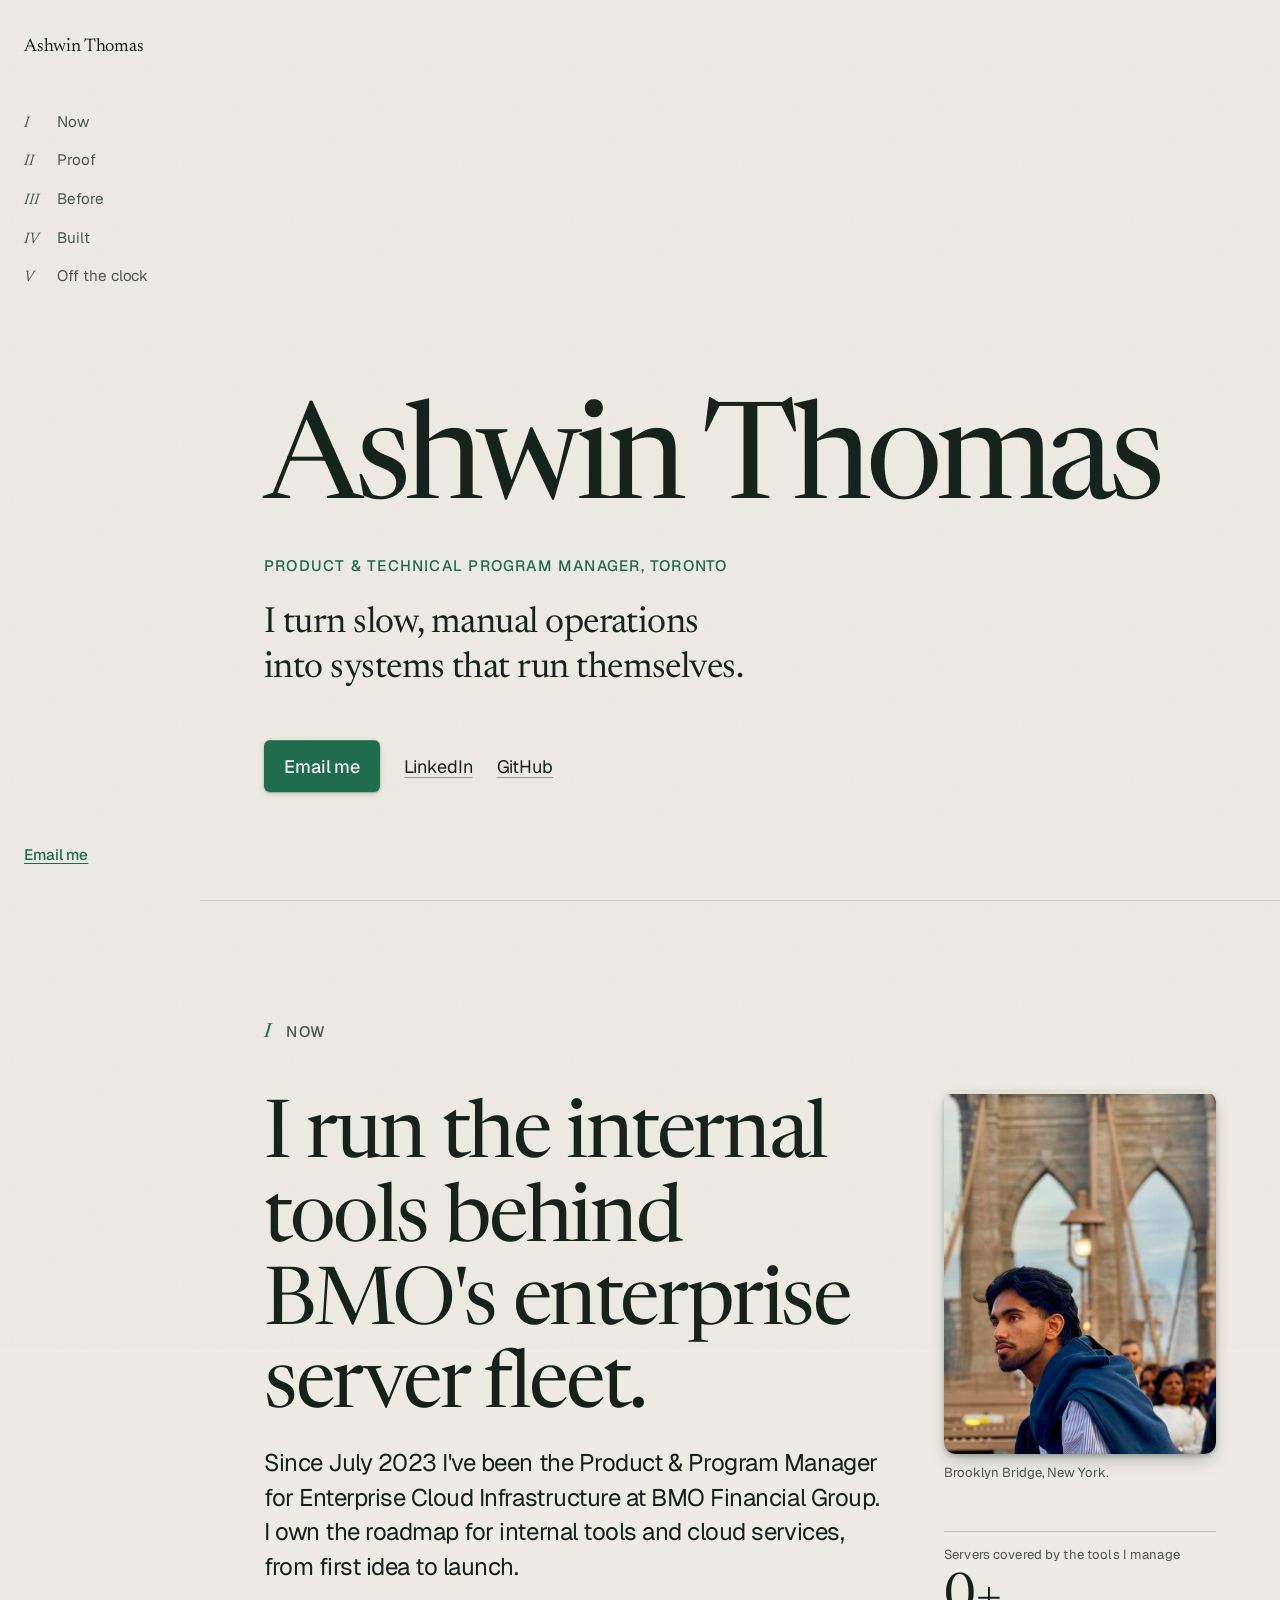
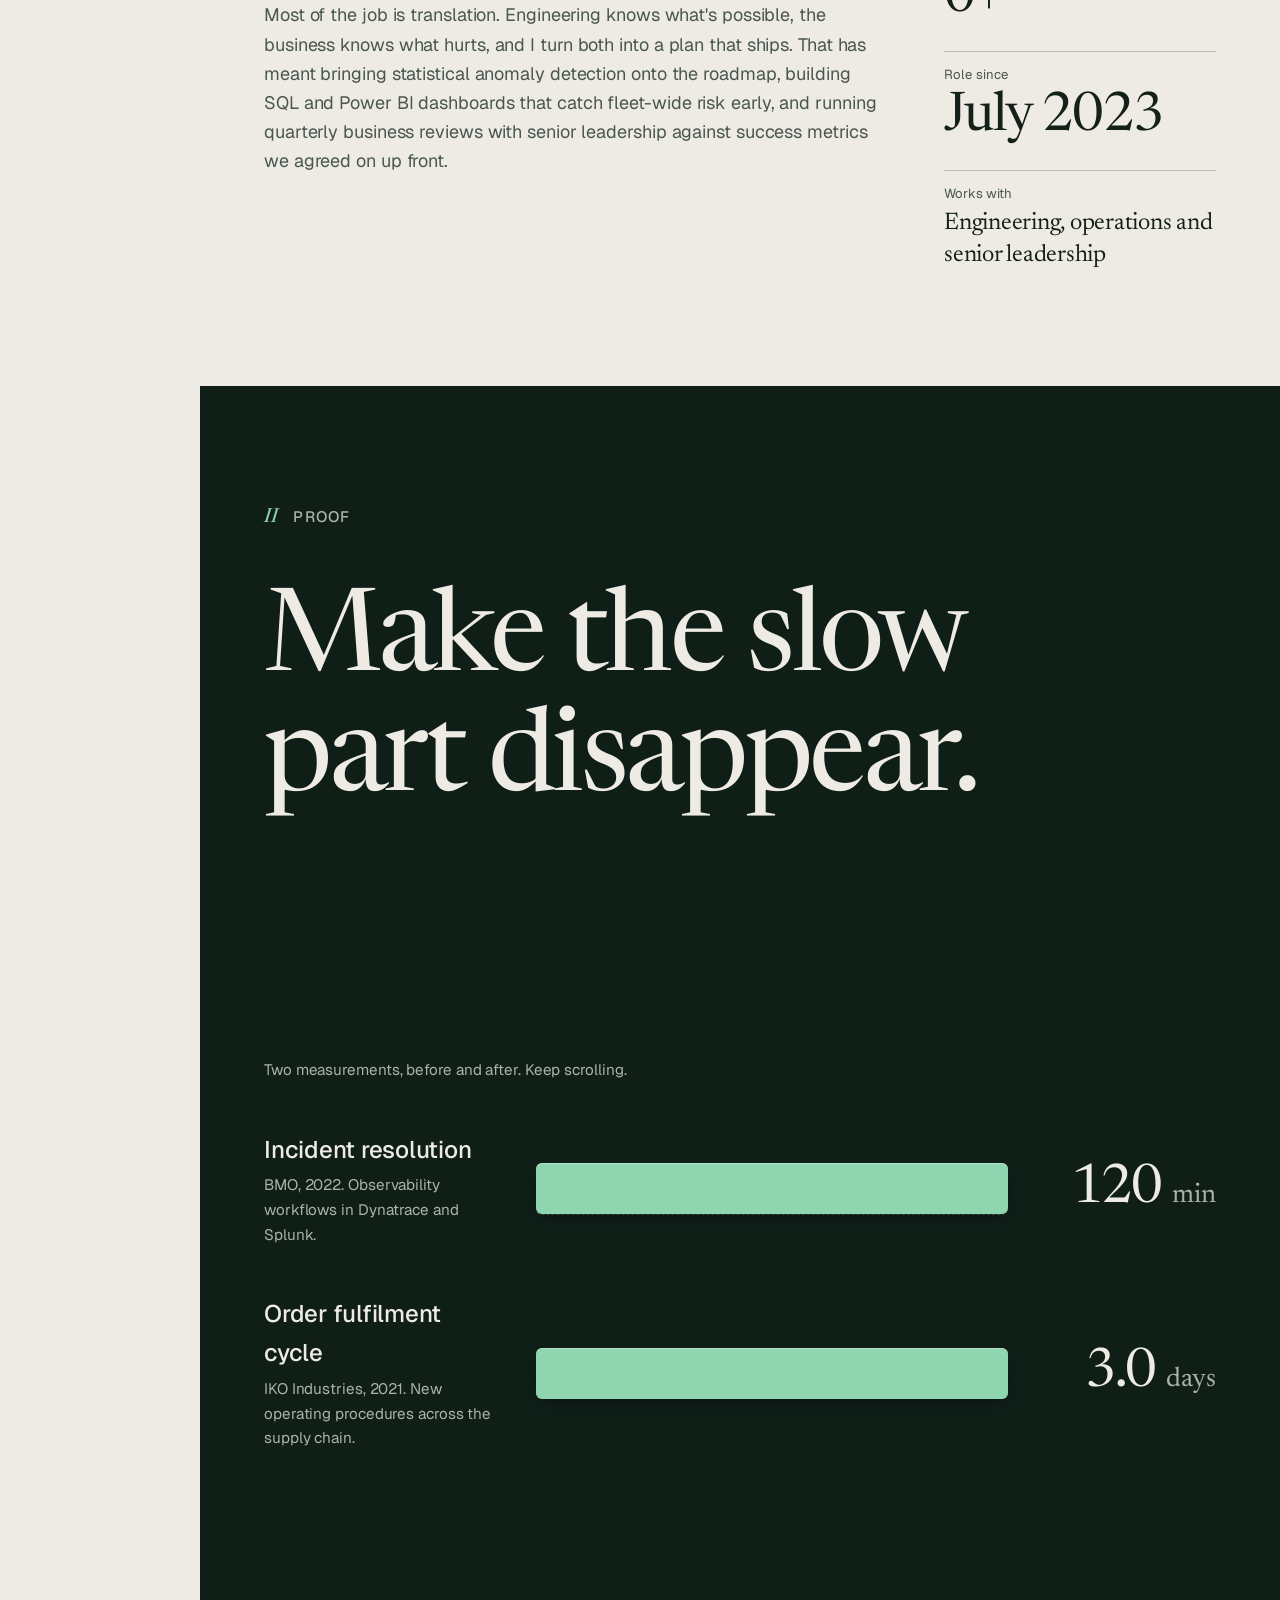
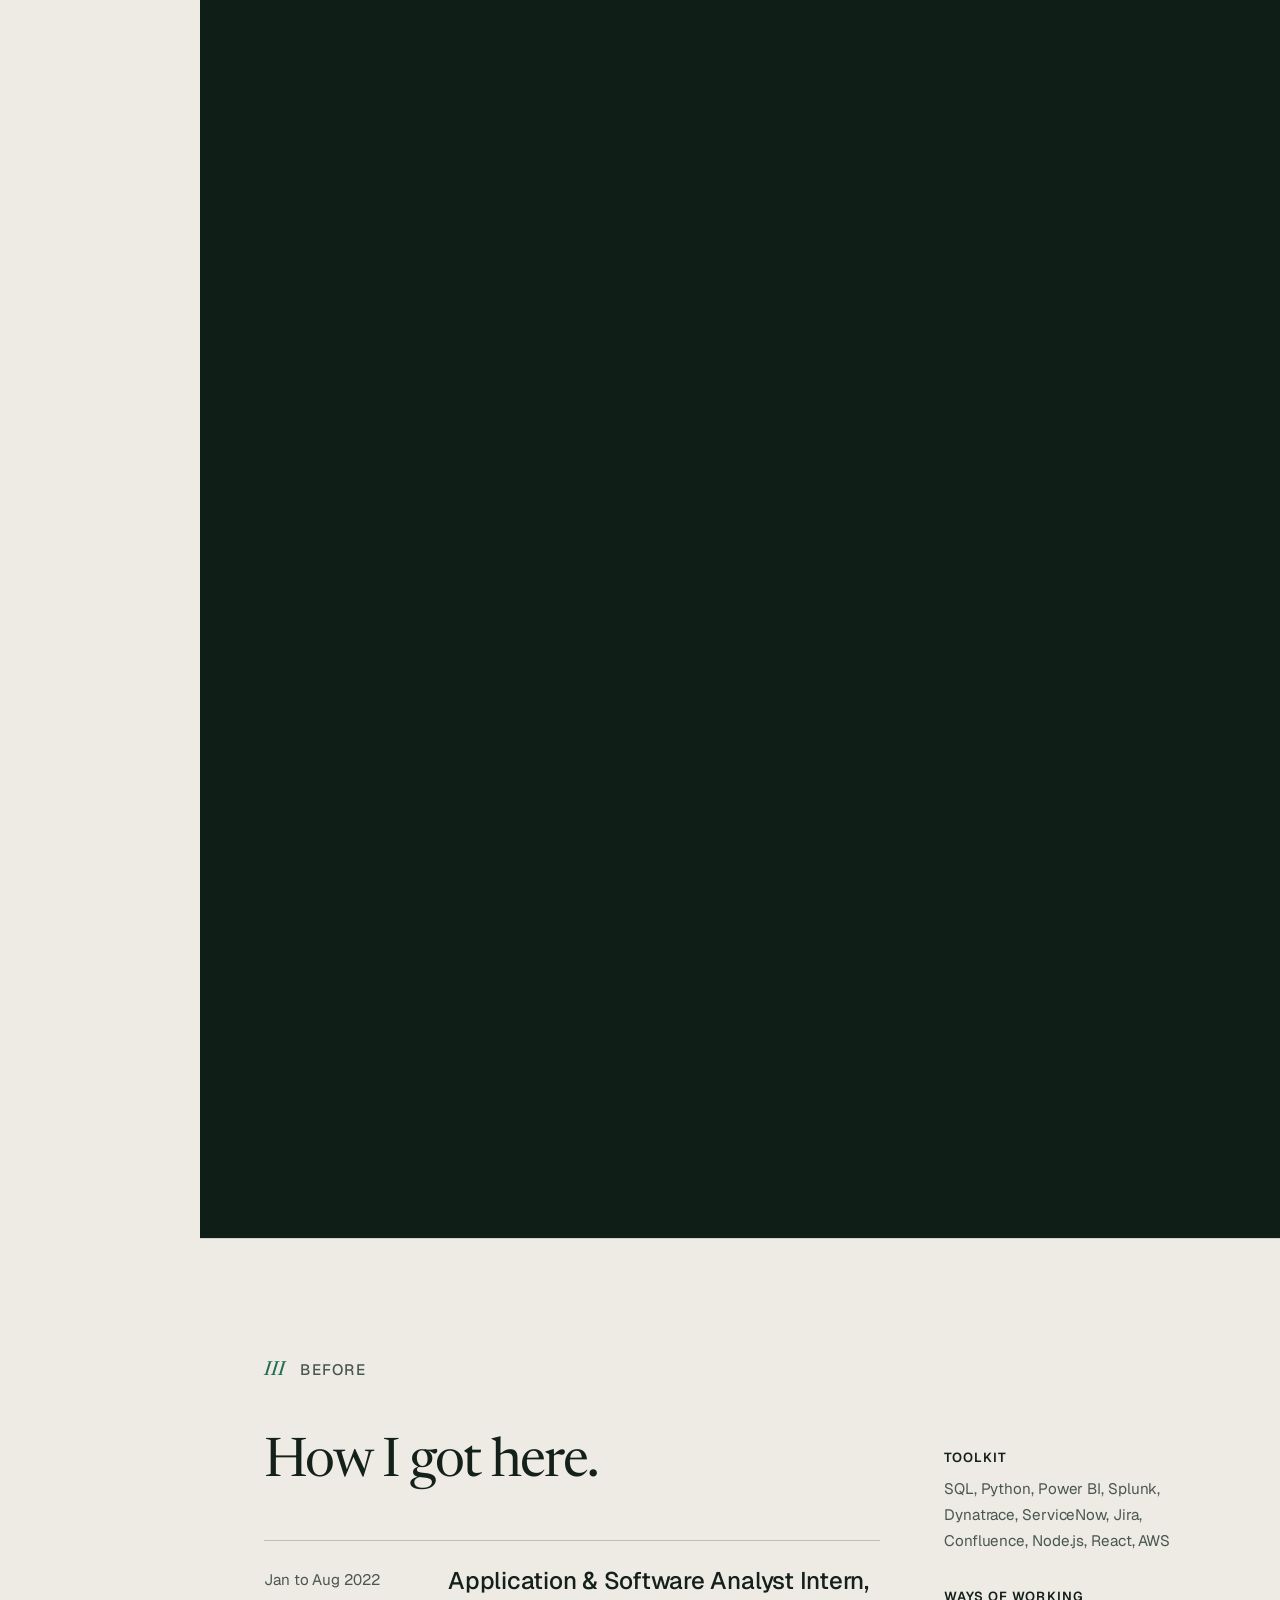
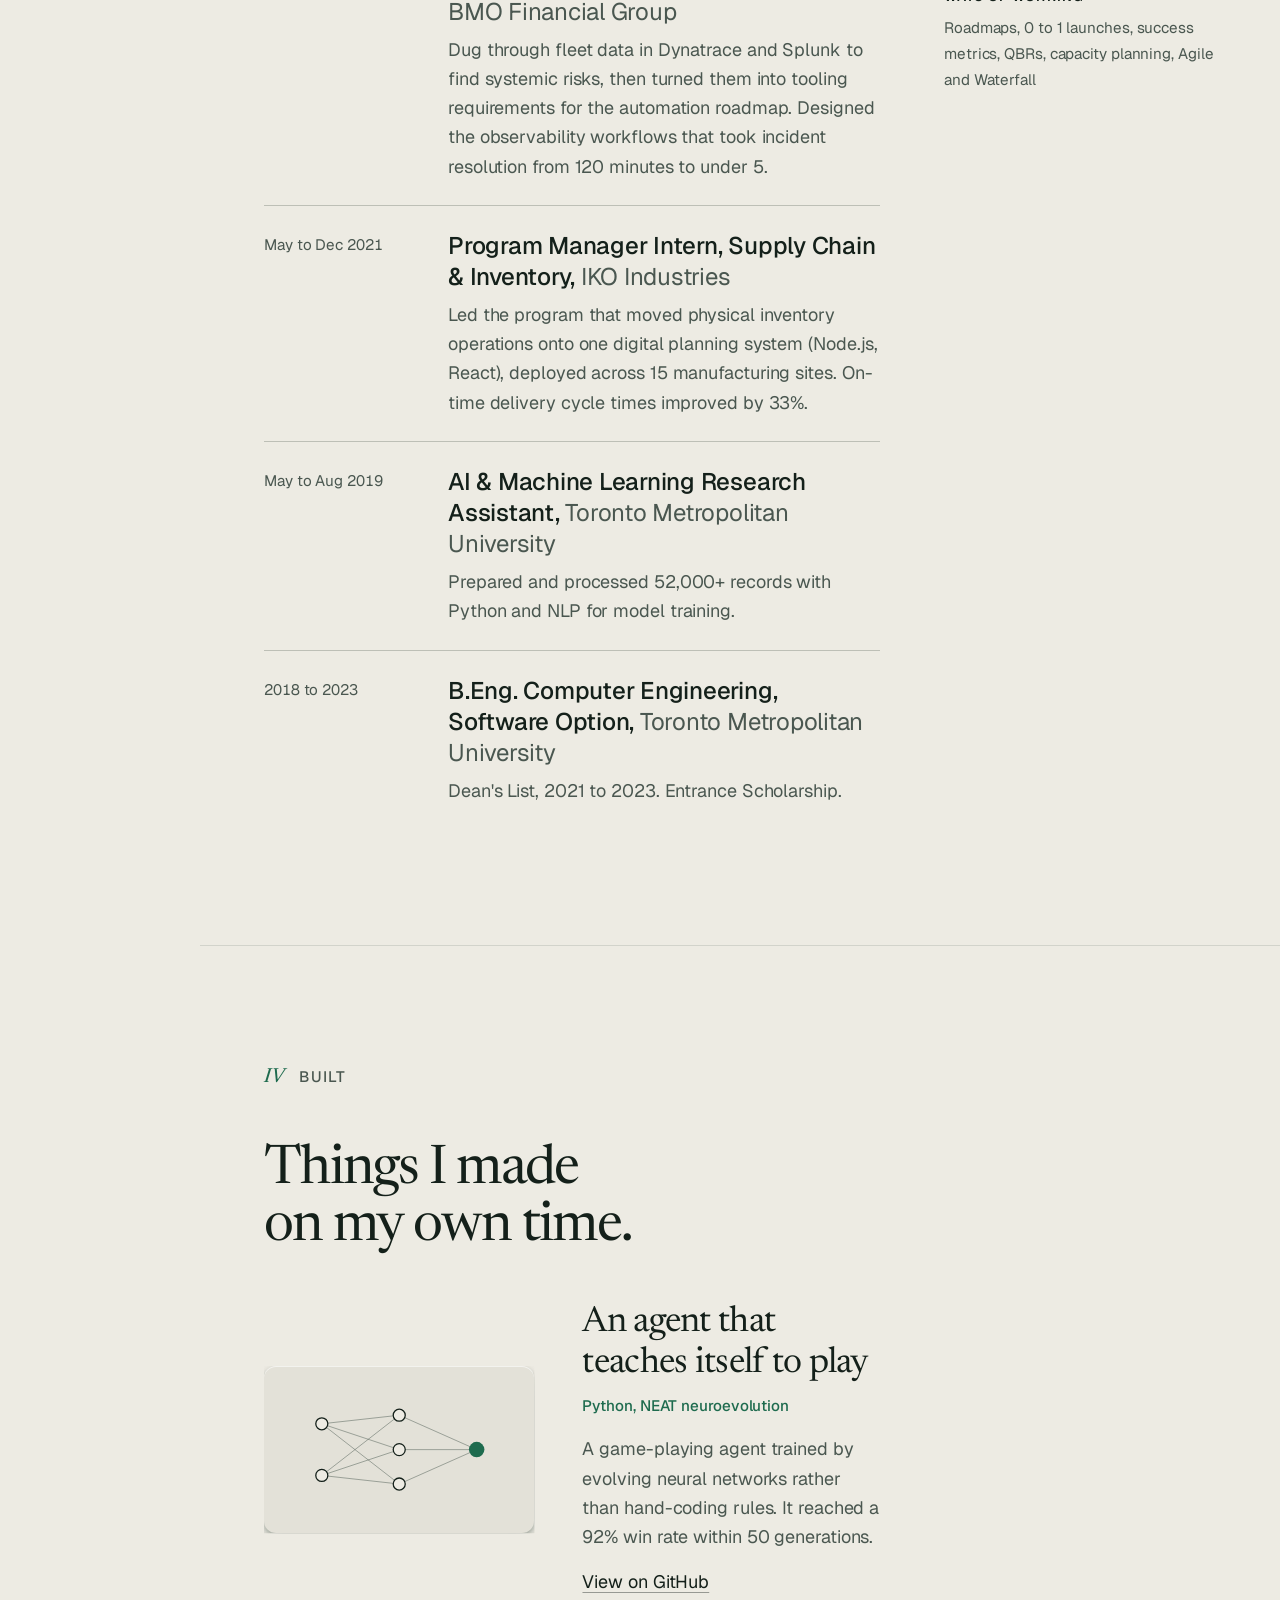
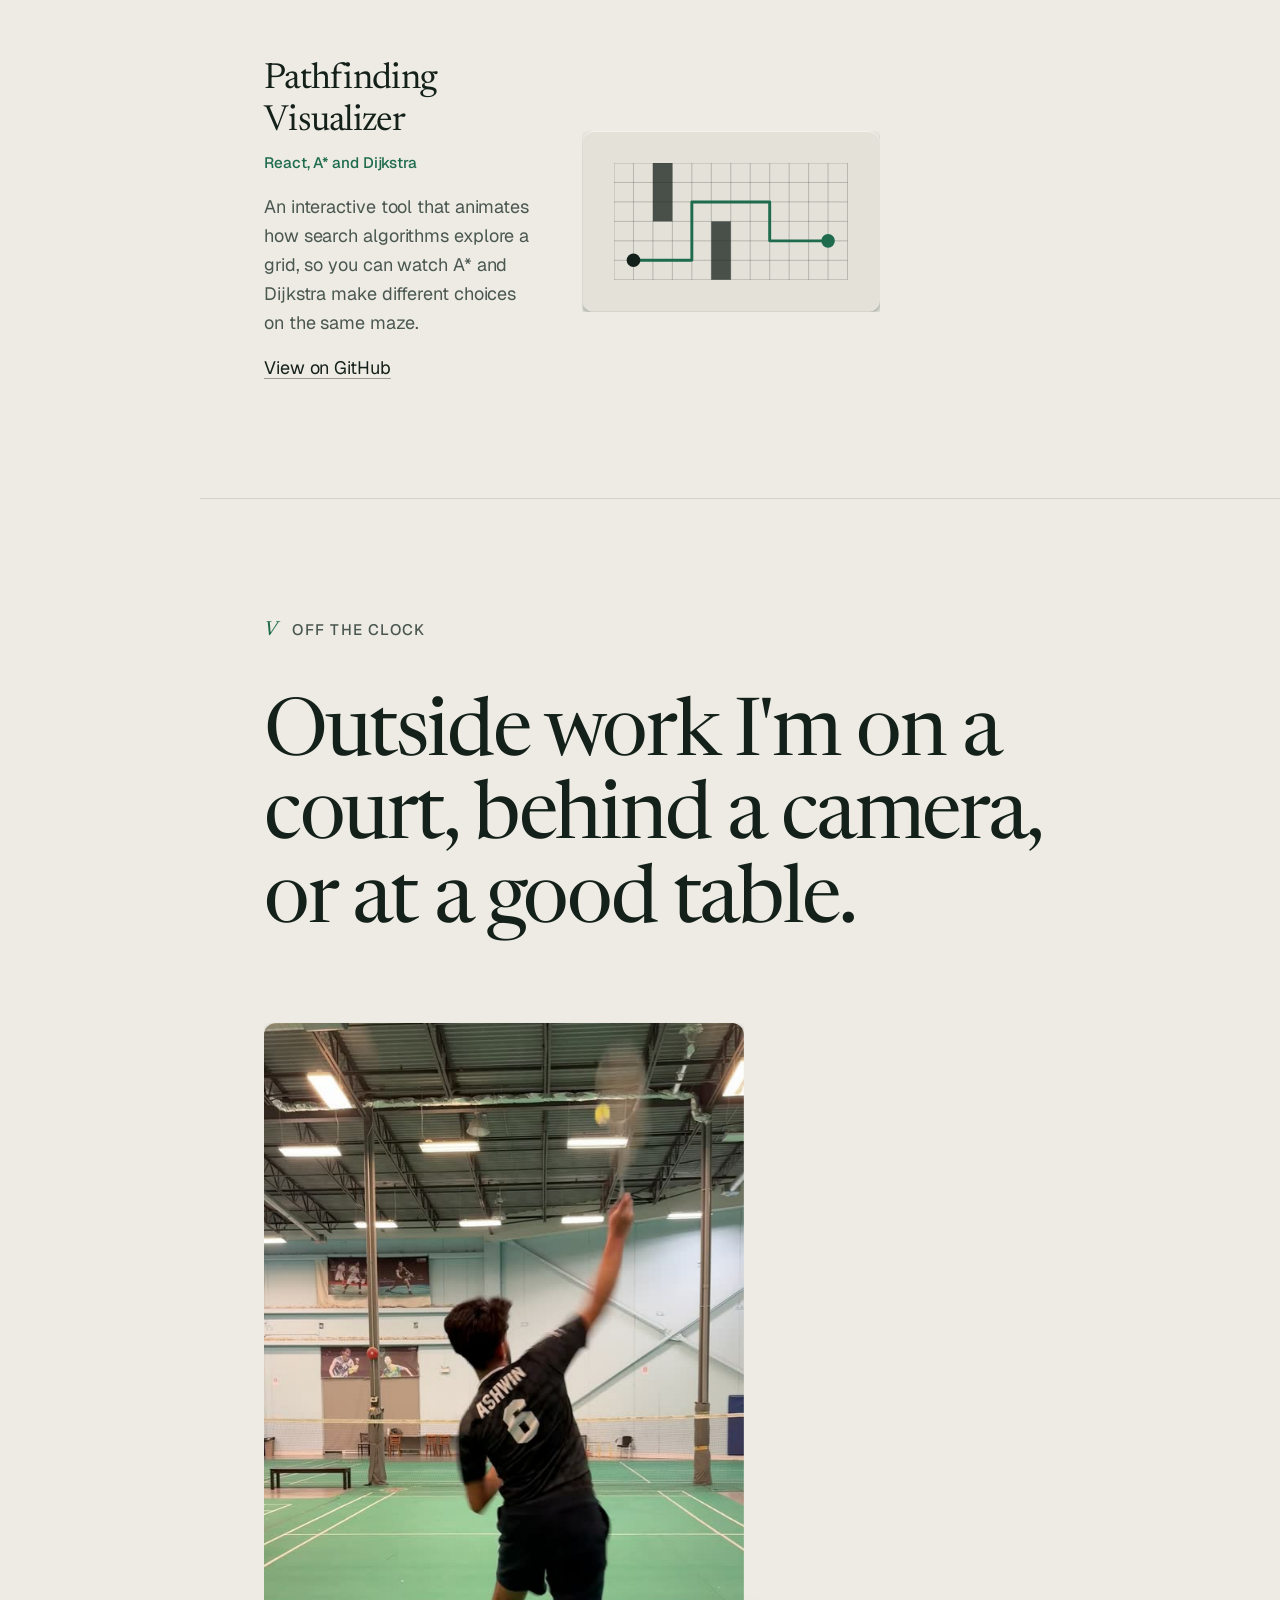
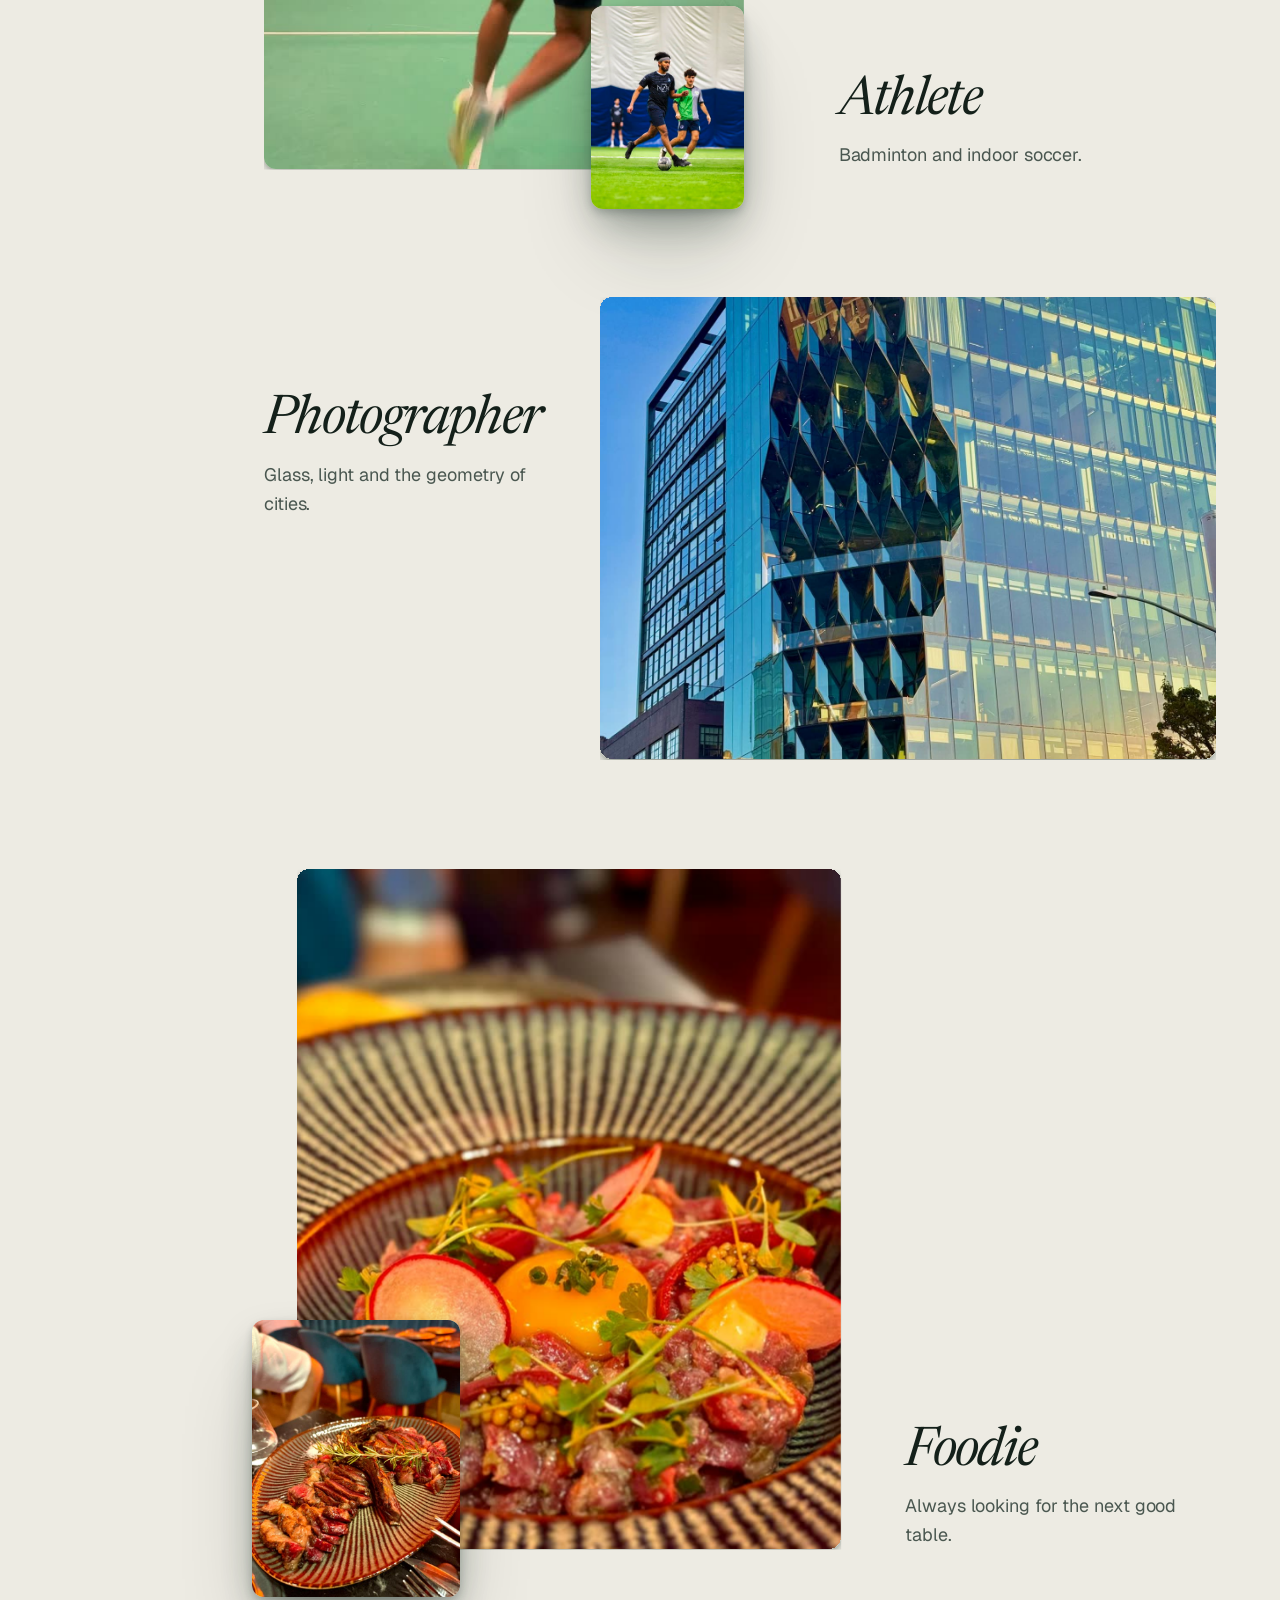
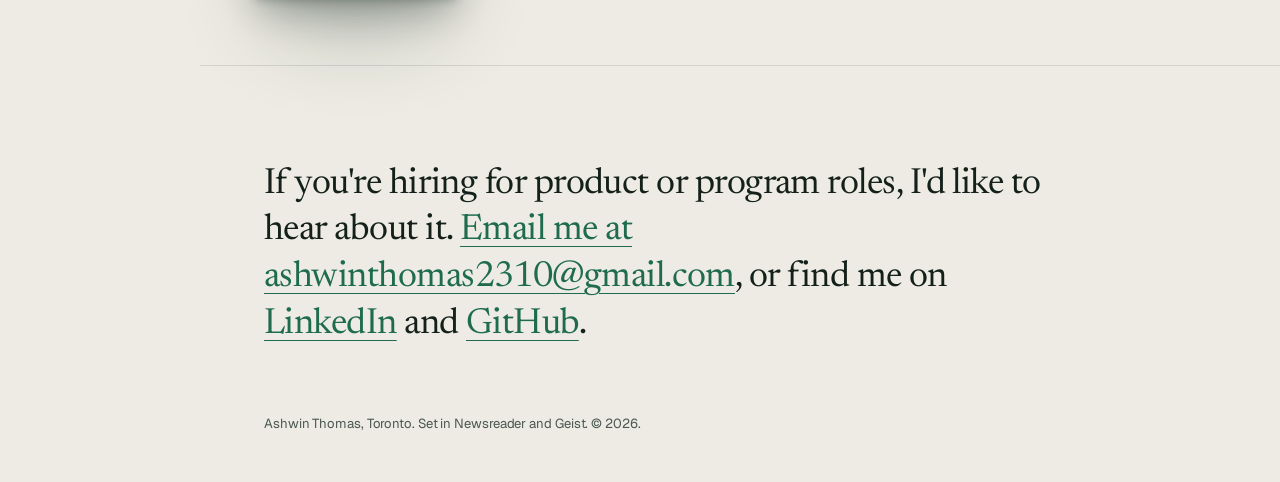
<file: index.html>
<!doctype html>
<html lang="en">
<head>
<meta charset="utf-8">
<meta name="viewport" content="width=device-width, initial-scale=1, viewport-fit=cover">
<title>Ashwin Thomas · Product &amp; Technical Program Manager</title>
<meta name="description" content="Ashwin Thomas is a Toronto-based Product and Technical Program Manager at BMO who turns slow, manual operations into systems that run themselves.">
<meta name="author" content="Ashwin Thomas">
<meta property="og:type" content="profile">
<meta property="og:title" content="Ashwin Thomas · Product &amp; Technical Program Manager">
<meta property="og:description" content="I turn slow, manual operations into systems that run themselves. Product and program work across cloud infrastructure and supply chain.">
<meta property="og:image" content="photos/portrait-1000.jpg">
<meta name="twitter:card" content="summary_large_image">
<meta name="theme-color" content="#EDEBE3">
<link rel="icon" href="favicon.svg" type="image/svg+xml">
<link rel="preconnect" href="https://fonts.googleapis.com">
<link rel="preconnect" href="https://fonts.gstatic.com" crossorigin>
<link rel="stylesheet" href="https://fonts.googleapis.com/css2?family=Geist:wght@400;500;600&family=Newsreader:ital,opsz,wght@0,6..72,400;0,6..72,500;1,6..72,400&display=swap">
<link rel="stylesheet" href="scrollcraft.css">
<link rel="stylesheet" href="site.css">
<script type="application/ld+json">
{
  "@context": "https://schema.org",
  "@type": "Person",
  "name": "Ashwin Thomas",
  "jobTitle": "Product & Technical Program Manager",
  "worksFor": { "@type": "Organization", "name": "BMO Financial Group" },
  "address": { "@type": "PostalAddress", "addressLocality": "Toronto", "addressRegion": "ON", "addressCountry": "CA" },
  "alumniOf": { "@type": "CollegeOrUniversity", "name": "Toronto Metropolitan University" },
  "email": "mailto:ashwinthomas2310@gmail.com",
  "sameAs": ["https://www.linkedin.com/in/ashthomas2310", "https://github.com/Ashwin2310"]
}
</script>
</head>
<body>

<a class="skip" href="#now">Skip to content</a>
<div class="sc-grain" aria-hidden="true"></div>

<!-- The folio: margin navigation, chapter number and title, updates as chapters pass. -->
<nav class="folio" aria-label="Chapters">
  <a class="folio__mark" href="#top">Ashwin Thomas</a>
  <ol class="folio__list">
    <li><a href="#now" data-folio="now"><span class="folio__n">I</span> Now</a></li>
    <li><a href="#proof" data-folio="proof"><span class="folio__n">II</span> Proof</a></li>
    <li><a href="#before" data-folio="before"><span class="folio__n">III</span> Before</a></li>
    <li><a href="#built" data-folio="built"><span class="folio__n">IV</span> Built</a></li>
    <li><a href="#off" data-folio="off"><span class="folio__n">V</span> Off the clock</a></li>
  </ol>
  <a class="folio__cta" href="mailto:ashwinthomas2310@gmail.com">Email me</a>
</nav>

<main id="top">

  <!-- TITLE PAGE: type on paper, no media above the fold. -->
  <header class="title-page sc-wrap">
    <div class="title-page__inner sc-stack" data-sc-in data-sc-stagger="70">
      <h1 class="title-page__name">Ashwin Thomas</h1>
      <p class="title-page__role">Product &amp; Technical Program Manager, Toronto</p>
      <p class="title-page__claim">I turn slow, manual operations into systems that run themselves.</p>
      <p class="title-page__links">
        <a class="btn" href="mailto:ashwinthomas2310@gmail.com">Email me</a>
        <a class="link" href="https://www.linkedin.com/in/ashthomas2310" rel="me noopener" target="_blank">LinkedIn</a>
        <a class="link" href="https://github.com/Ashwin2310" rel="me noopener" target="_blank">GitHub</a>
      </p>
    </div>
  </header>

  <!-- I · NOW -->
  <section id="now" class="chapter sc-section" data-chapter="now" data-sc-act="flow">
    <div class="sc-wrap spread spread--portrait">
      <p class="intertitle"><span>I</span> Now</p>
      <figure class="portrait">
        <div class="photo photo--portrait">
          <img data-sc-parallax="-0.05" src="photos/portrait-1000.jpg"
               srcset="photos/portrait-600.jpg 600w, photos/portrait-1000.jpg 1000w"
               sizes="(min-width: 900px) 17rem, 90vw"
               width="1000" height="1333" loading="lazy" decoding="async"
               alt="Ashwin leaning on the railing of the Brooklyn Bridge at dusk, a stone tower behind him.">
        </div>
        <figcaption>Brooklyn Bridge, New York.</figcaption>
      </figure>
      <div class="spread__main sc-stack" data-sc-in data-sc-stagger="60">
        <h2 class="sc-display sc-display--lg">I run the internal tools behind BMO's enterprise server fleet.</h2>
        <p class="sc-lede">Since July 2023 I've been the Product &amp; Program Manager for Enterprise Cloud Infrastructure at BMO Financial Group. I own the roadmap for internal tools and cloud services, from first idea to launch.</p>
        <p class="sc-body">Most of the job is translation. Engineering knows what's possible, the business knows what hurts, and I turn both into a plan that ships. That has meant bringing statistical anomaly detection onto the roadmap, building SQL and Power BI dashboards that catch fleet-wide risk early, and running quarterly business reviews with senior leadership against success metrics we agreed on up front.</p>
      </div>
      <aside class="spread__margin" aria-label="At a glance">
        <dl class="facts">
          <div><dt>Servers covered by the tools I manage</dt><dd><span data-sc-count="0 10,000" data-sc-count-ms="1600">10,000</span>+</dd></div>
          <div><dt>Role since</dt><dd>July 2023</dd></div>
          <div><dt>Works with</dt><dd class="facts__text">Engineering, operations and senior leadership</dd></div>
        </dl>
      </aside>
    </div>
  </section>

  <!-- II · PROOF: hard cut to the dark ground. The peak. -->
  <div id="proof" class="ground-dark" data-chapter="proof">
    <section class="chapter sc-section proof-intro" data-sc-act="flow">
      <div class="sc-wrap">
        <p class="intertitle"><span>II</span> Proof</p>
        <div class="proof-intro__head" data-sc-reveal="up" data-sc-reveal-at="0.12 0.42">
          <h2 class="sc-display sc-display--xl">Make the slow part disappear.</h2>
        </div>
      </div>
    </section>

    <!-- Signature move: the time ruler. Scroll compresses real before figures to real after figures. -->
    <section class="ruler-act" data-sc-act="pin" data-sc-span="2.2" aria-labelledby="ruler-title">
      <div data-sc-stage class="ruler-stage">
        <figure class="ruler sc-wrap" data-ruler>
          <figcaption id="ruler-title" class="ruler__title">Two measurements, before and after. Keep scrolling.</figcaption>

          <div class="ruler__row" data-from="120" data-to="5" data-unit="min" data-final="under 5">
            <div class="ruler__meta">
              <h3>Incident resolution</h3>
              <p>BMO, 2022. Observability workflows in Dynatrace and Splunk.</p>
            </div>
            <div class="ruler__track" aria-hidden="true">
              <div class="ruler__ghost"></div>
              <div class="ruler__bar"></div>
            </div>
            <p class="ruler__value"><span class="ruler__num" data-num>120</span> <span class="ruler__unit">min</span></p>
            <p class="sr-only">Before: 120 minutes. After: under 5 minutes.</p>
          </div>

          <div class="ruler__row" data-from="3" data-to="2" data-unit="days" data-final="2">
            <div class="ruler__meta">
              <h3>Order fulfilment cycle</h3>
              <p>IKO Industries, 2021. New operating procedures across the supply chain.</p>
            </div>
            <div class="ruler__track" aria-hidden="true">
              <div class="ruler__ghost"></div>
              <div class="ruler__bar"></div>
            </div>
            <p class="ruler__value"><span class="ruler__num" data-num>3</span> <span class="ruler__unit">days</span></p>
            <p class="sr-only">Before: 3 days. After: 2 days.</p>
          </div>

          <p class="ruler__coda">Your scroll just did what the work did.</p>
        </figure>
      </div>
    </section>
  </div>

  <!-- III · BEFORE: a dense, dated ledger. -->
  <section id="before" class="chapter sc-section" data-chapter="before">
    <div class="sc-wrap spread">
      <p class="intertitle"><span>III</span> Before</p>
      <div class="spread__main">
        <h2 class="sc-display sc-display--md">How I got here.</h2>
        <ol class="ledger" data-sc-in data-sc-stagger="60">
          <li>
            <p class="ledger__when">Jan to Aug 2022</p>
            <div>
              <h3 class="ledger__what">Application &amp; Software Analyst Intern, <span>BMO Financial Group</span></h3>
              <p>Dug through fleet data in Dynatrace and Splunk to find systemic risks, then turned them into tooling requirements for the automation roadmap. Designed the observability workflows that took incident resolution from 120 minutes to under 5.</p>
            </div>
          </li>
          <li>
            <p class="ledger__when">May to Dec 2021</p>
            <div>
              <h3 class="ledger__what">Program Manager Intern, Supply Chain &amp; Inventory, <span>IKO Industries</span></h3>
              <p>Led the program that moved physical inventory operations onto one digital planning system (Node.js, React), deployed across 15 manufacturing sites. On-time delivery cycle times improved by 33%.</p>
            </div>
          </li>
          <li>
            <p class="ledger__when">May to Aug 2019</p>
            <div>
              <h3 class="ledger__what">AI &amp; Machine Learning Research Assistant, <span>Toronto Metropolitan University</span></h3>
              <p>Prepared and processed 52,000+ records with Python and NLP for model training.</p>
            </div>
          </li>
          <li>
            <p class="ledger__when">2018 to 2023</p>
            <div>
              <h3 class="ledger__what">B.Eng. Computer Engineering, Software Option, <span>Toronto Metropolitan University</span></h3>
              <p>Dean's List, 2021 to 2023. Entrance Scholarship.</p>
            </div>
          </li>
        </ol>
      </div>
      <aside class="spread__margin" aria-label="Toolkit">
        <h3 class="margin-head">Toolkit</h3>
        <p class="toolkit">SQL, Python, Power BI, Splunk, Dynatrace, ServiceNow, Jira, Confluence, Node.js, React, AWS</p>
        <h3 class="margin-head">Ways of working</h3>
        <p class="toolkit">Roadmaps, 0 to 1 launches, success metrics, QBRs, capacity planning, Agile and Waterfall</p>
      </aside>
    </div>
  </section>

  <!-- IV · BUILT -->
  <section id="built" class="chapter sc-section built" data-chapter="built" data-sc-act="flow">
    <div class="sc-wrap spread">
      <p class="intertitle"><span>IV</span> Built</p>
      <div class="spread__main">
        <h2 class="sc-display sc-display--md">Things I made on my own time.</h2>
        <div class="works">
          <article class="work">
            <figure class="work__plate" data-sc-reveal="left" data-sc-reveal-at="0.08 0.34">
              <svg viewBox="0 0 240 120" role="img" aria-label="Diagram: a network of nodes with weighted connections">
                <g class="plate-lines">
                  <path d="M30 30 L120 20 M30 30 L120 60 M30 30 L120 100 M30 90 L120 20 M30 90 L120 60 M30 90 L120 100 M120 20 L210 60 M120 60 L210 60 M120 100 L210 60"/>
                </g>
                <g class="plate-nodes">
                  <circle cx="30" cy="30" r="7"/><circle cx="30" cy="90" r="7"/>
                  <circle cx="120" cy="20" r="7"/><circle cx="120" cy="60" r="7"/><circle cx="120" cy="100" r="7"/>
                  <circle class="plate-hot" cx="210" cy="60" r="9"/>
                </g>
              </svg>
            </figure>
            <div class="work__text">
              <h3>An agent that teaches itself to play</h3>
              <p class="work__stack">Python, NEAT neuroevolution</p>
              <p>A game-playing agent trained by evolving neural networks rather than hand-coding rules. It reached a 92% win rate within 50 generations.</p>
              <a class="link" href="https://github.com/Ashwin2310" rel="noopener" target="_blank">View on GitHub</a>
            </div>
          </article>
          <article class="work work--flip">
            <figure class="work__plate" data-sc-reveal="right" data-sc-reveal-at="0.3 0.58">
              <svg viewBox="0 0 240 120" role="img" aria-label="Diagram: a grid with a shortest path traced between two points around walls">
                <g class="plate-grid"></g>
                <path class="plate-path" d="M20 100 H80 V40 H160 V80 H220"/>
                <rect class="plate-wall" x="100" y="60" width="20" height="60"/>
                <rect class="plate-wall" x="40" y="0" width="20" height="60"/>
                <circle class="plate-hot" cx="220" cy="80" r="7"/>
                <circle class="plate-start" cx="20" cy="100" r="7"/>
              </svg>
            </figure>
            <div class="work__text">
              <h3>Pathfinding Visualizer</h3>
              <p class="work__stack">React, A* and Dijkstra</p>
              <p>An interactive tool that animates how search algorithms explore a grid, so you can watch A* and Dijkstra make different choices on the same maze.</p>
              <a class="link" href="https://github.com/Ashwin2310" rel="noopener" target="_blank">View on GitHub</a>
            </div>
          </article>
        </div>
      </div>
    </div>
  </section>

  <!-- V · OFF THE CLOCK: the person behind the numbers. Media in its own columns, captions beside, never under type. -->
  <section id="off" class="chapter sc-section off" data-chapter="off" data-sc-act="flow">
    <div class="sc-wrap">
      <p class="intertitle"><span>V</span> Off the clock</p>
      <h2 class="sc-display sc-display--lg off__head">Outside work I'm on a court, behind a camera, or at a good table.</h2>

      <!-- Athlete: tall action frame with the soccer shot overlapping its corner. -->
      <div class="facet facet--athlete">
        <div class="facet__media">
          <figure class="photo photo--tall" data-sc-reveal="up" data-sc-reveal-at="0.04 0.22">
            <img data-sc-parallax="-0.06" src="photos/badminton-1000.jpg"
                 srcset="photos/badminton-600.jpg 600w, photos/badminton-1000.jpg 1000w"
                 sizes="(min-width: 900px) 30rem, 80vw" width="1000" height="1778" loading="lazy" decoding="async"
                 alt="Ashwin mid-jump on a badminton court, racket overhead, wearing a jersey with his name and the number 6.">
          </figure>
          <figure class="photo photo--inset">
            <img src="photos/soccer-359.jpg" width="359" height="476" loading="lazy" decoding="async"
                 alt="Ashwin dribbling a ball during an indoor soccer game.">
          </figure>
        </div>
        <div class="facet__text">
          <h3>Athlete</h3>
          <p>Badminton and indoor soccer.</p>
        </div>
      </div>

      <!-- Photographer: one wide frame, the photograph given the full measure. -->
      <div class="facet facet--photo">
        <div class="facet__text">
          <h3>Photographer</h3>
          <p>Glass, light and the geometry of cities.</p>
        </div>
        <figure class="photo photo--wide" data-sc-reveal="left" data-sc-reveal-at="0.3 0.5">
          <img data-sc-parallax="-0.05" src="photos/building-1400.jpg"
               srcset="photos/building-800.jpg 800w, photos/building-1400.jpg 1400w"
               sizes="(min-width: 1100px) 58rem, 92vw" width="1400" height="1867" loading="lazy" decoding="async"
               alt="A glass office tower with a faceted, diamond-patterned facade reflecting late golden sunlight against a blue sky.">
        </figure>
      </div>

      <!-- Foodie: two plates at different sizes, overlapping. -->
      <div class="facet facet--food">
        <div class="facet__media">
          <figure class="photo photo--food-main" data-sc-reveal="up" data-sc-reveal-at="0.56 0.74">
            <img data-sc-parallax="-0.05" src="photos/tartare-1200.jpg"
                 srcset="photos/tartare-700.jpg 700w, photos/tartare-1200.jpg 1200w"
                 sizes="(min-width: 900px) 34rem, 80vw" width="1200" height="1600" loading="lazy" decoding="async"
                 alt="Beef tartare topped with a bright egg yolk, radish slices, mustard seeds and herbs in a striped ceramic bowl.">
          </figure>
          <figure class="photo photo--food-side">
            <img src="photos/steak-900.jpg" srcset="photos/steak-600.jpg 600w, photos/steak-900.jpg 900w"
                 sizes="(min-width: 900px) 16rem, 45vw" width="900" height="1200" loading="lazy" decoding="async"
                 alt="A sliced bone-in steak with a rosemary sprig on a striped plate.">
          </figure>
        </div>
        <div class="facet__text">
          <h3>Foodie</h3>
          <p>Always looking for the next good table.</p>
        </div>
      </div>
    </div>
  </section>

  <!-- COLOPHON: the smallest type, the ask as running text. Last element on the page. -->
  <footer class="colophon">
    <div class="sc-wrap colophon__inner">
      <p class="colophon__ask">If you're hiring for product or program roles, I'd like to hear about it. <a href="mailto:ashwinthomas2310@gmail.com">Email me at ashwinthomas2310@gmail.com</a>, or find me on <a href="https://www.linkedin.com/in/ashthomas2310" rel="me noopener" target="_blank">LinkedIn</a> and <a href="https://github.com/Ashwin2310" rel="me noopener" target="_blank">GitHub</a>.</p>
      <p class="colophon__small">Ashwin Thomas, Toronto. Set in Newsreader and Geist. © <span data-year>2026</span>.</p>
    </div>
  </footer>

</main>

<script src="scrollcraft.js"></script>
<script>ScrollCraft.mount(document.body);</script>
<script src="site.js"></script>
</body>
</html>
</file>
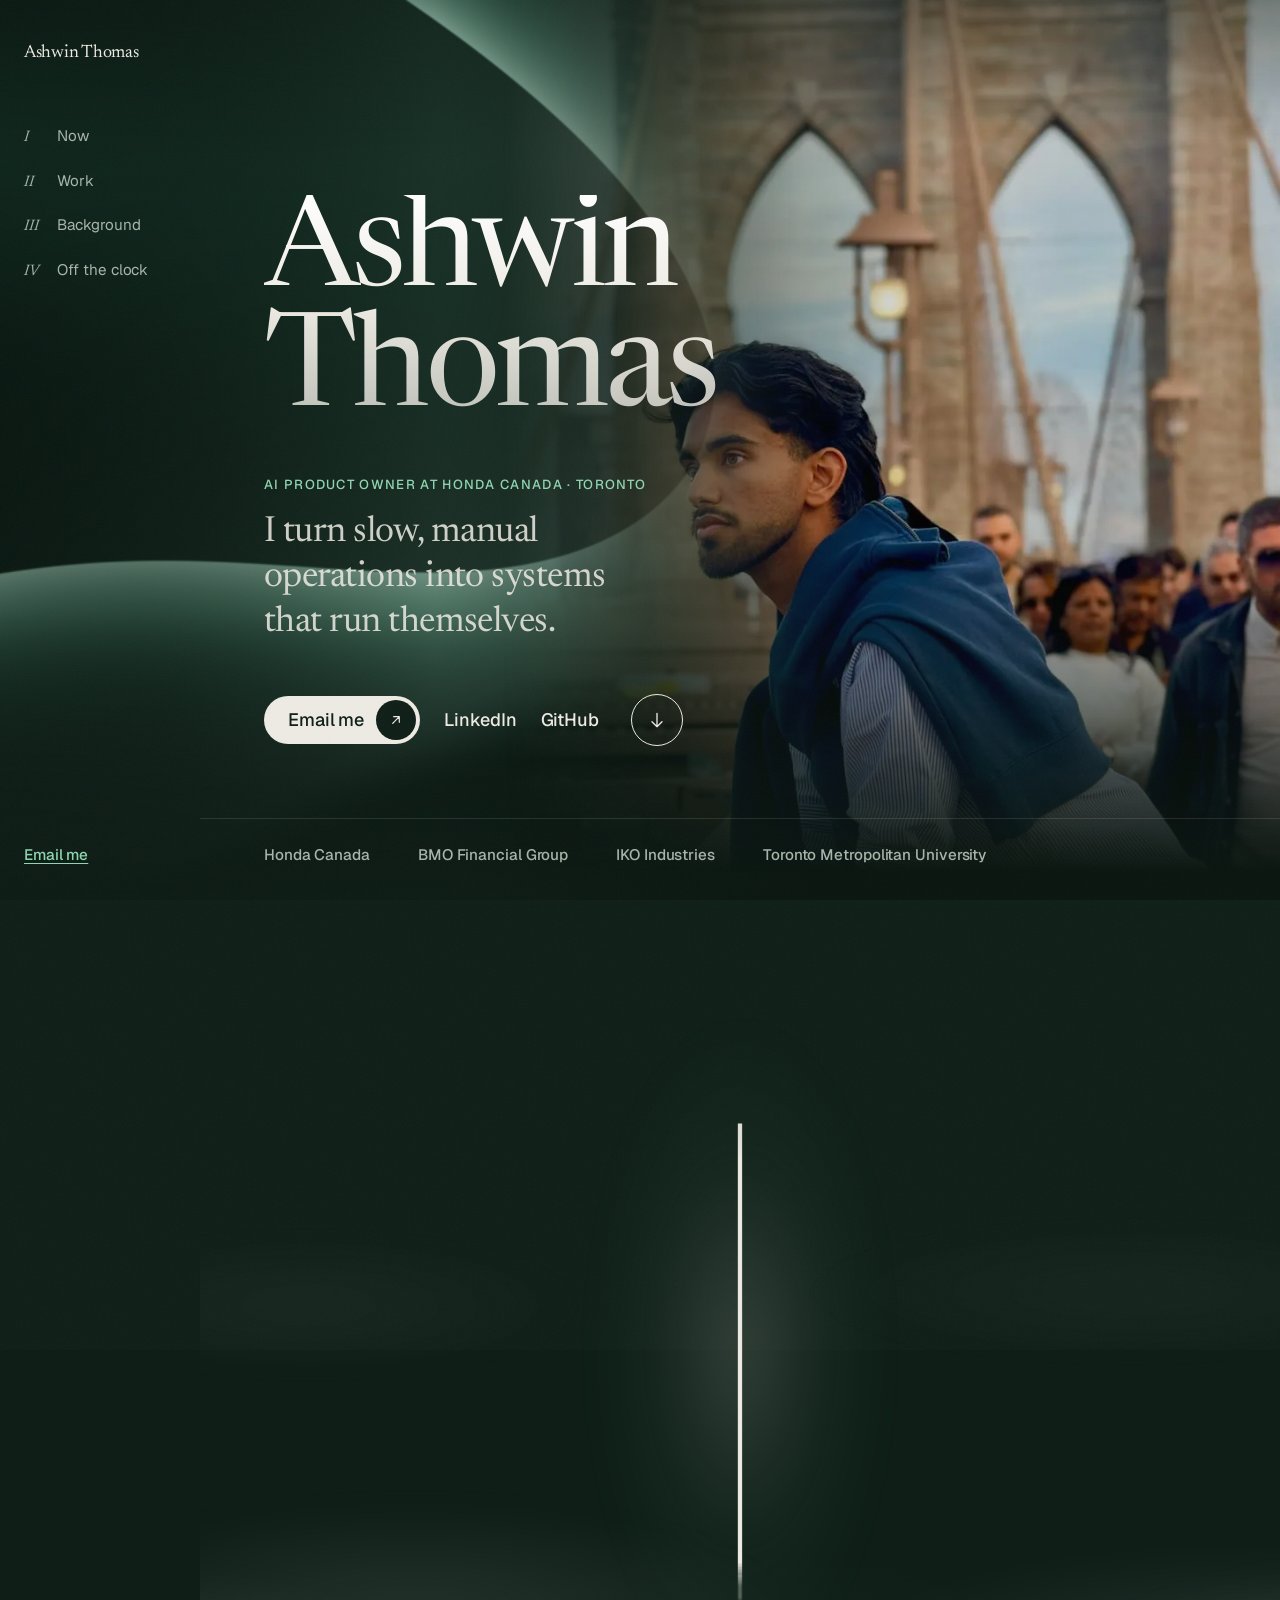
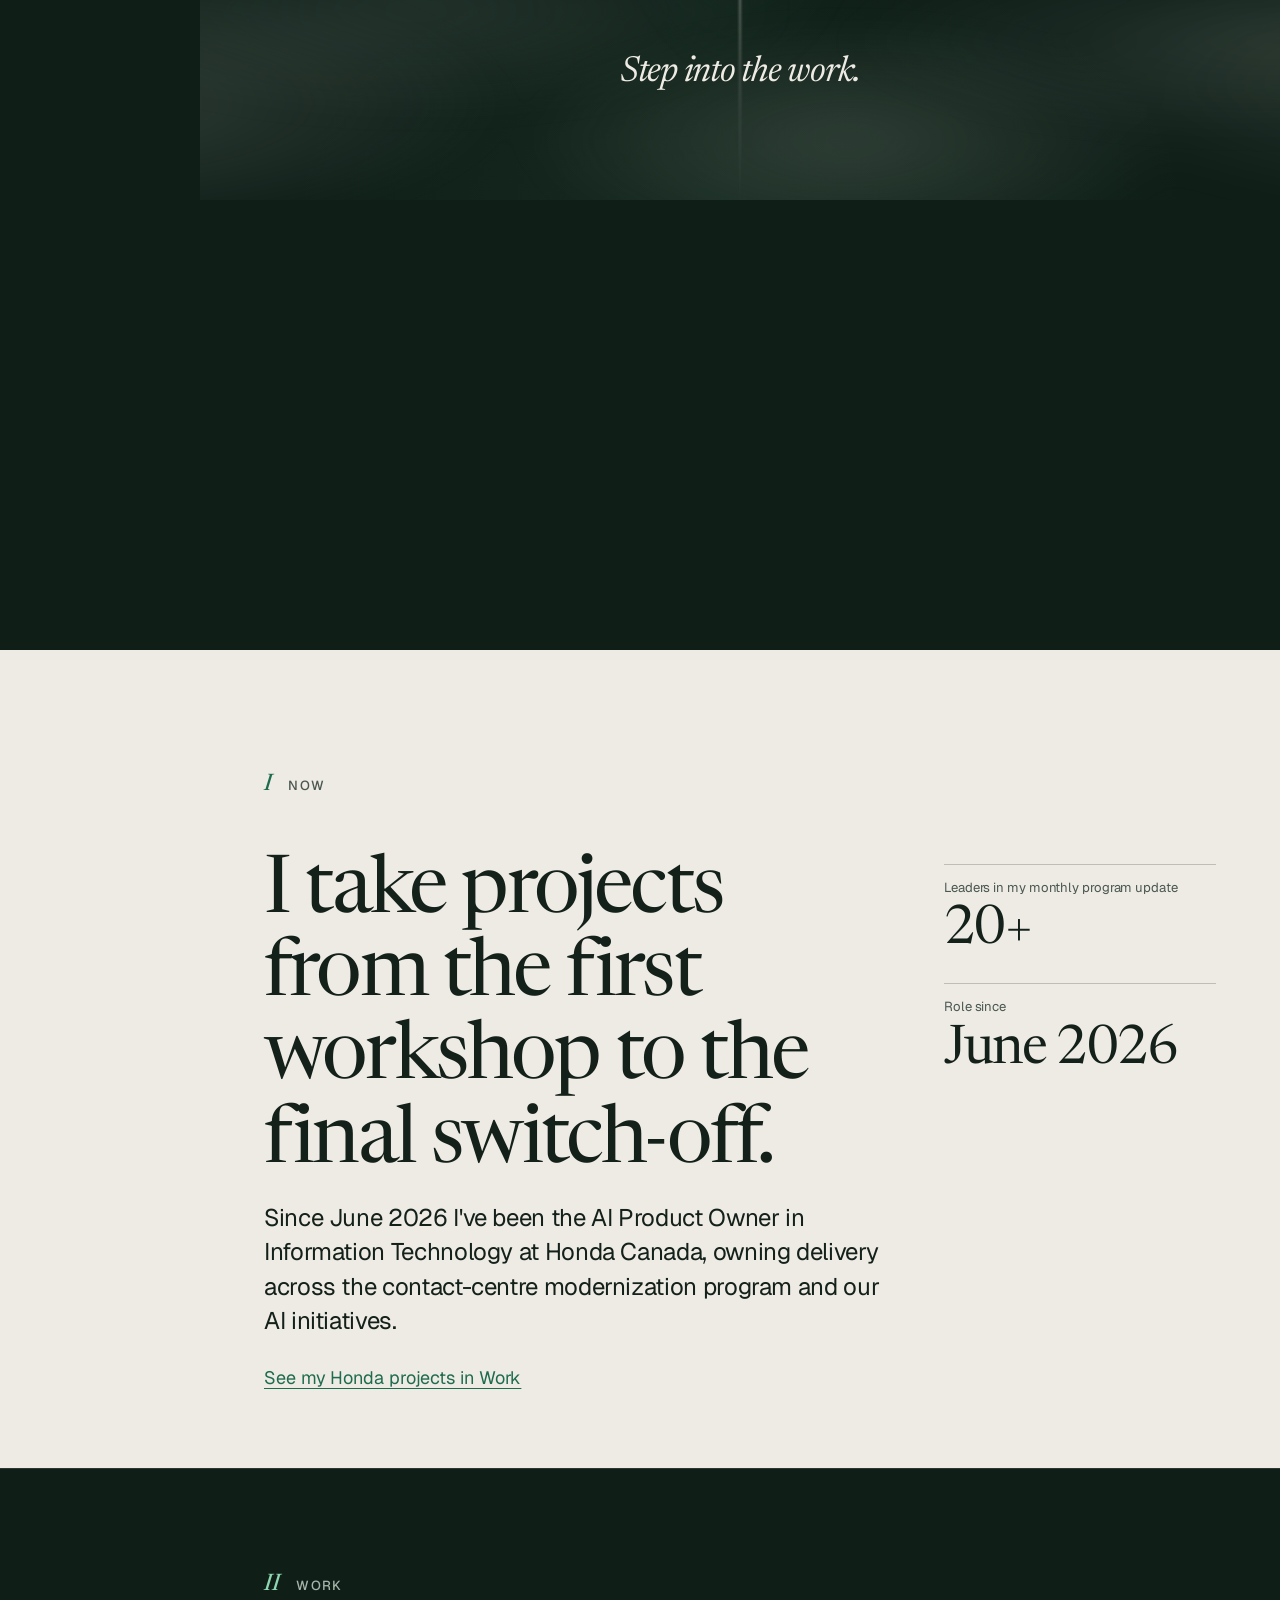
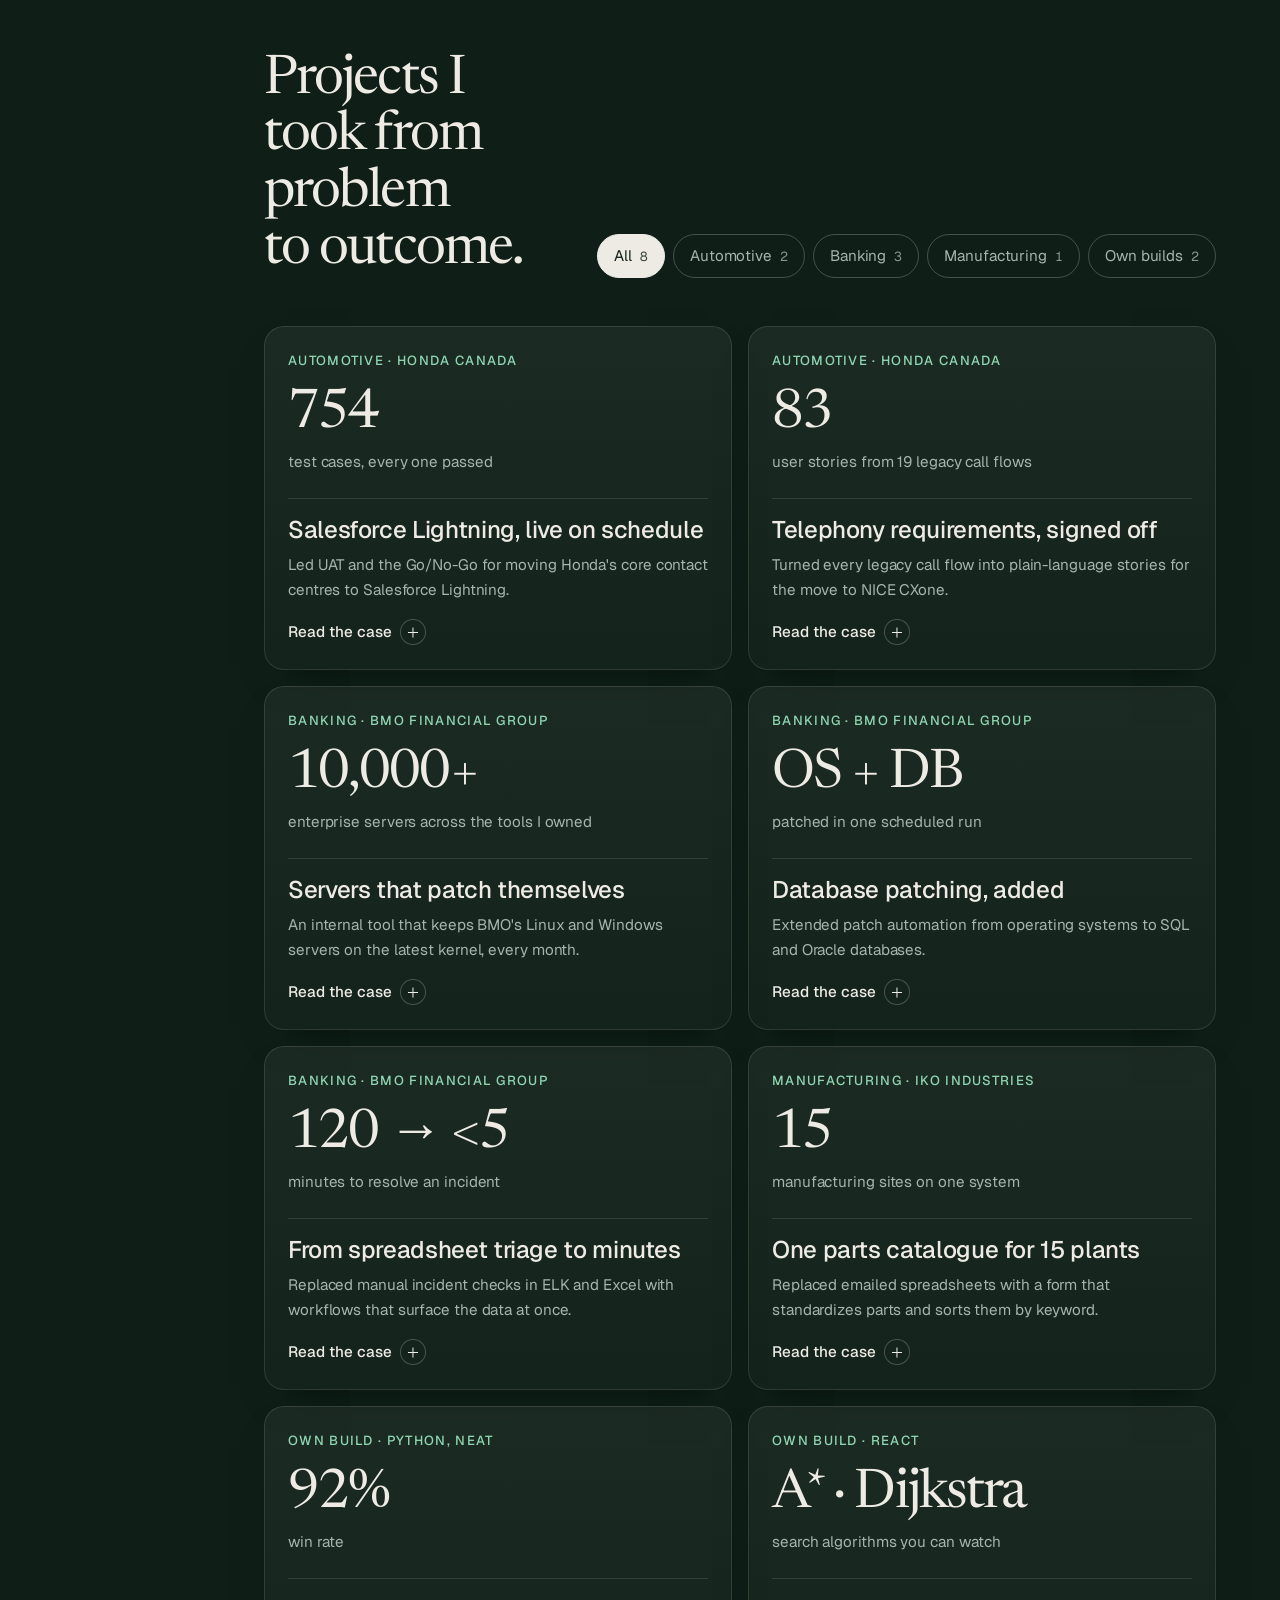
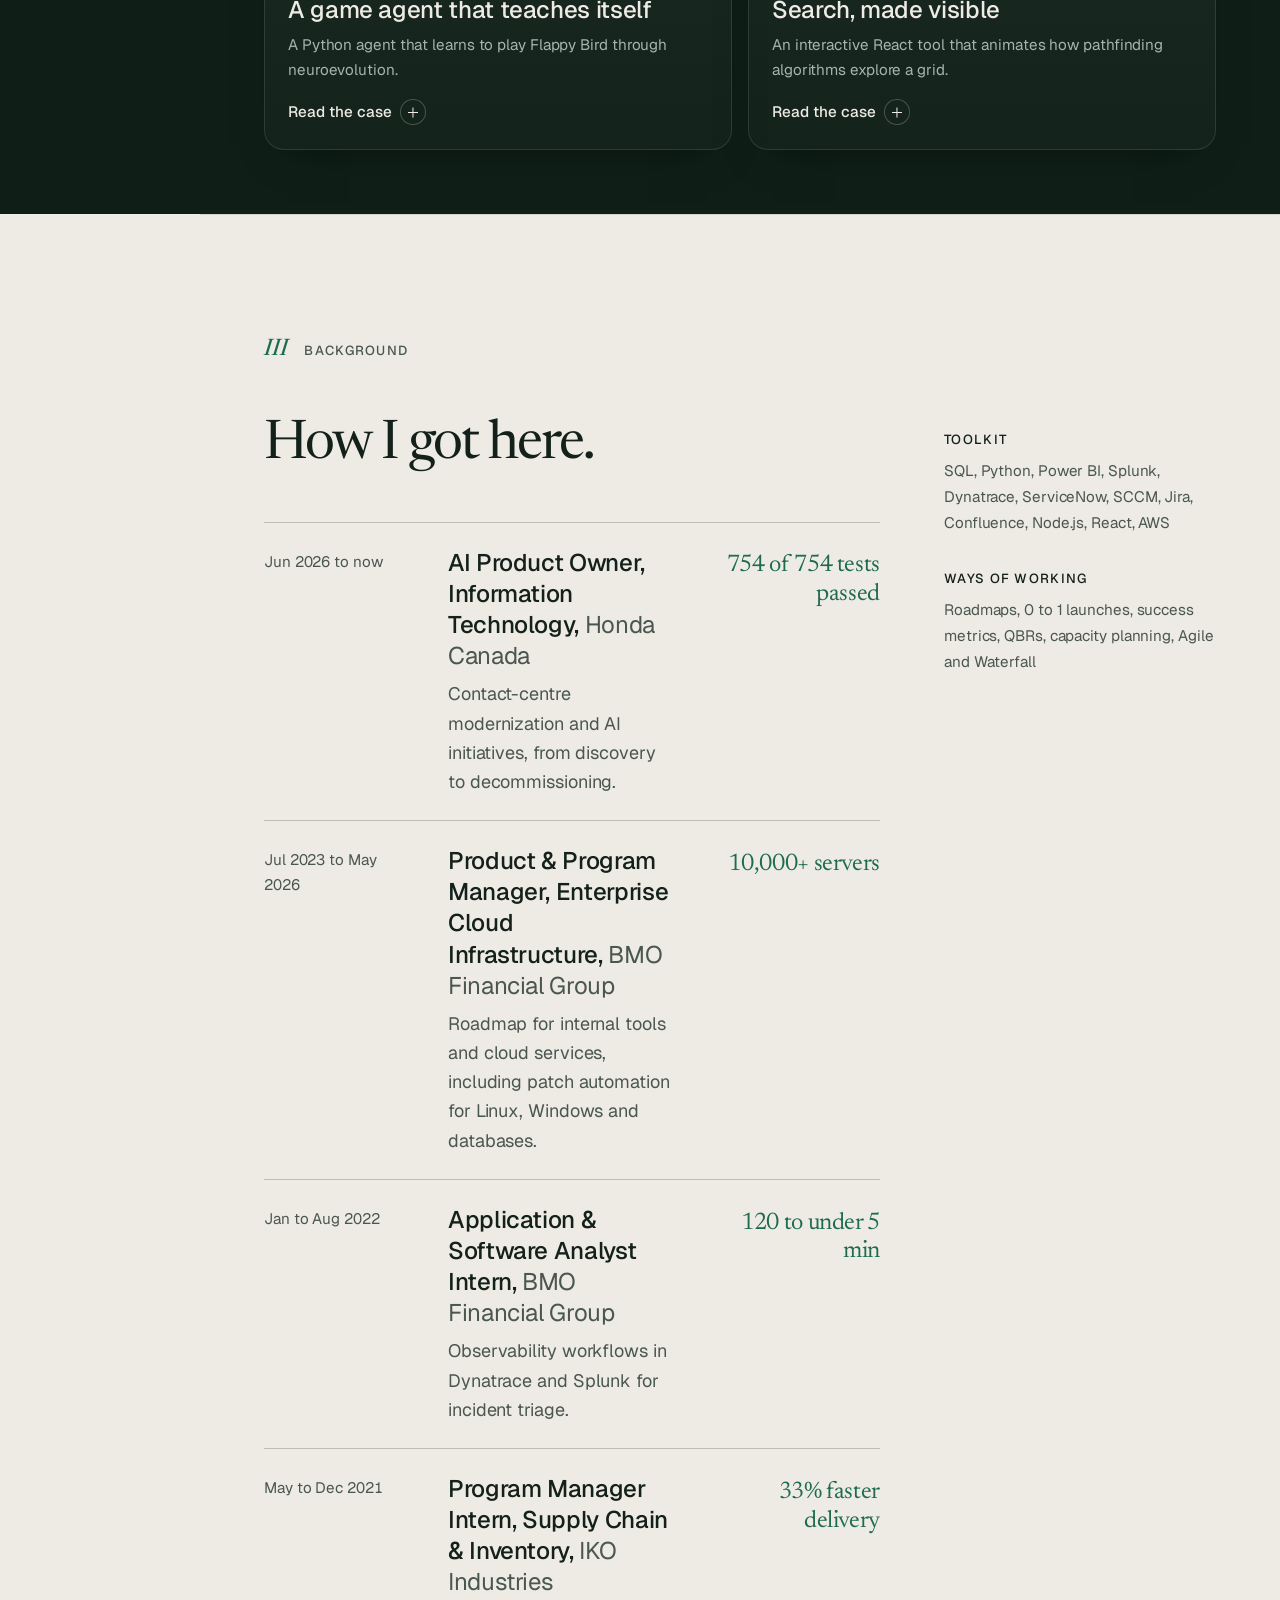
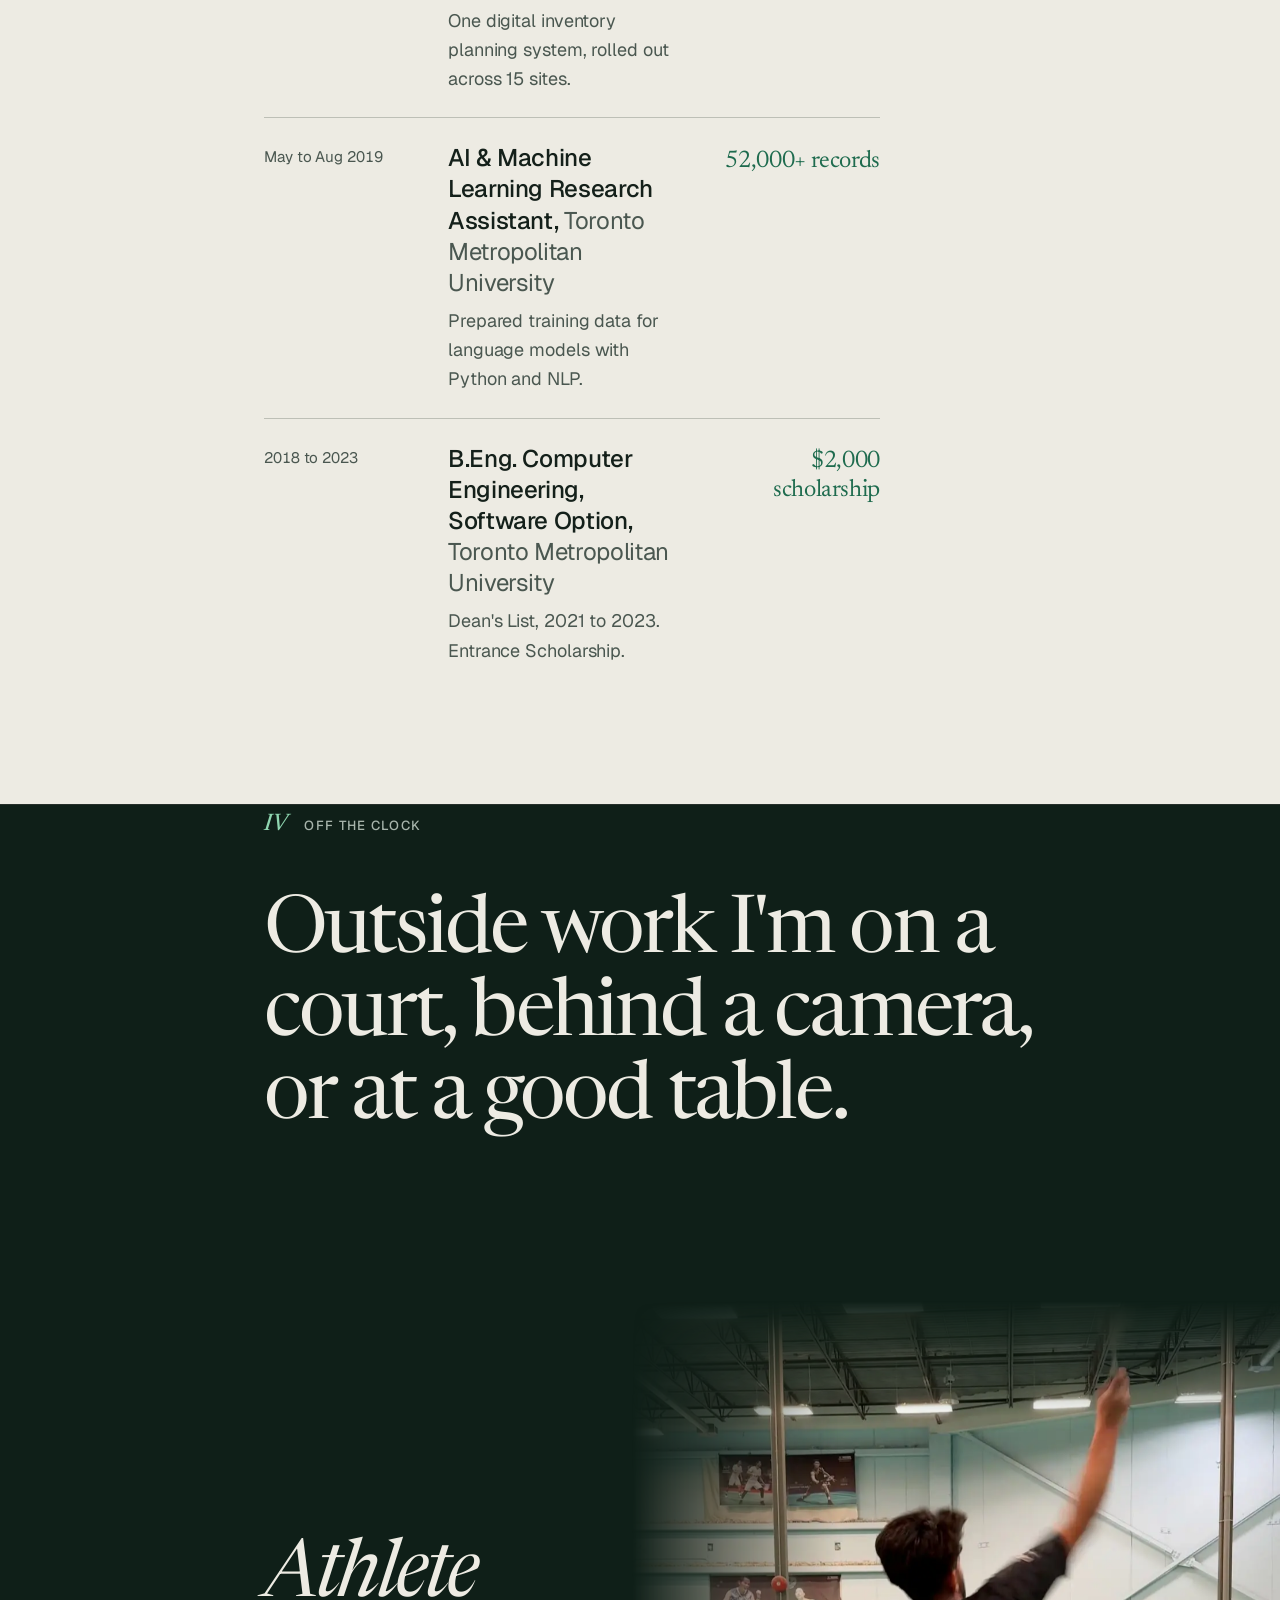
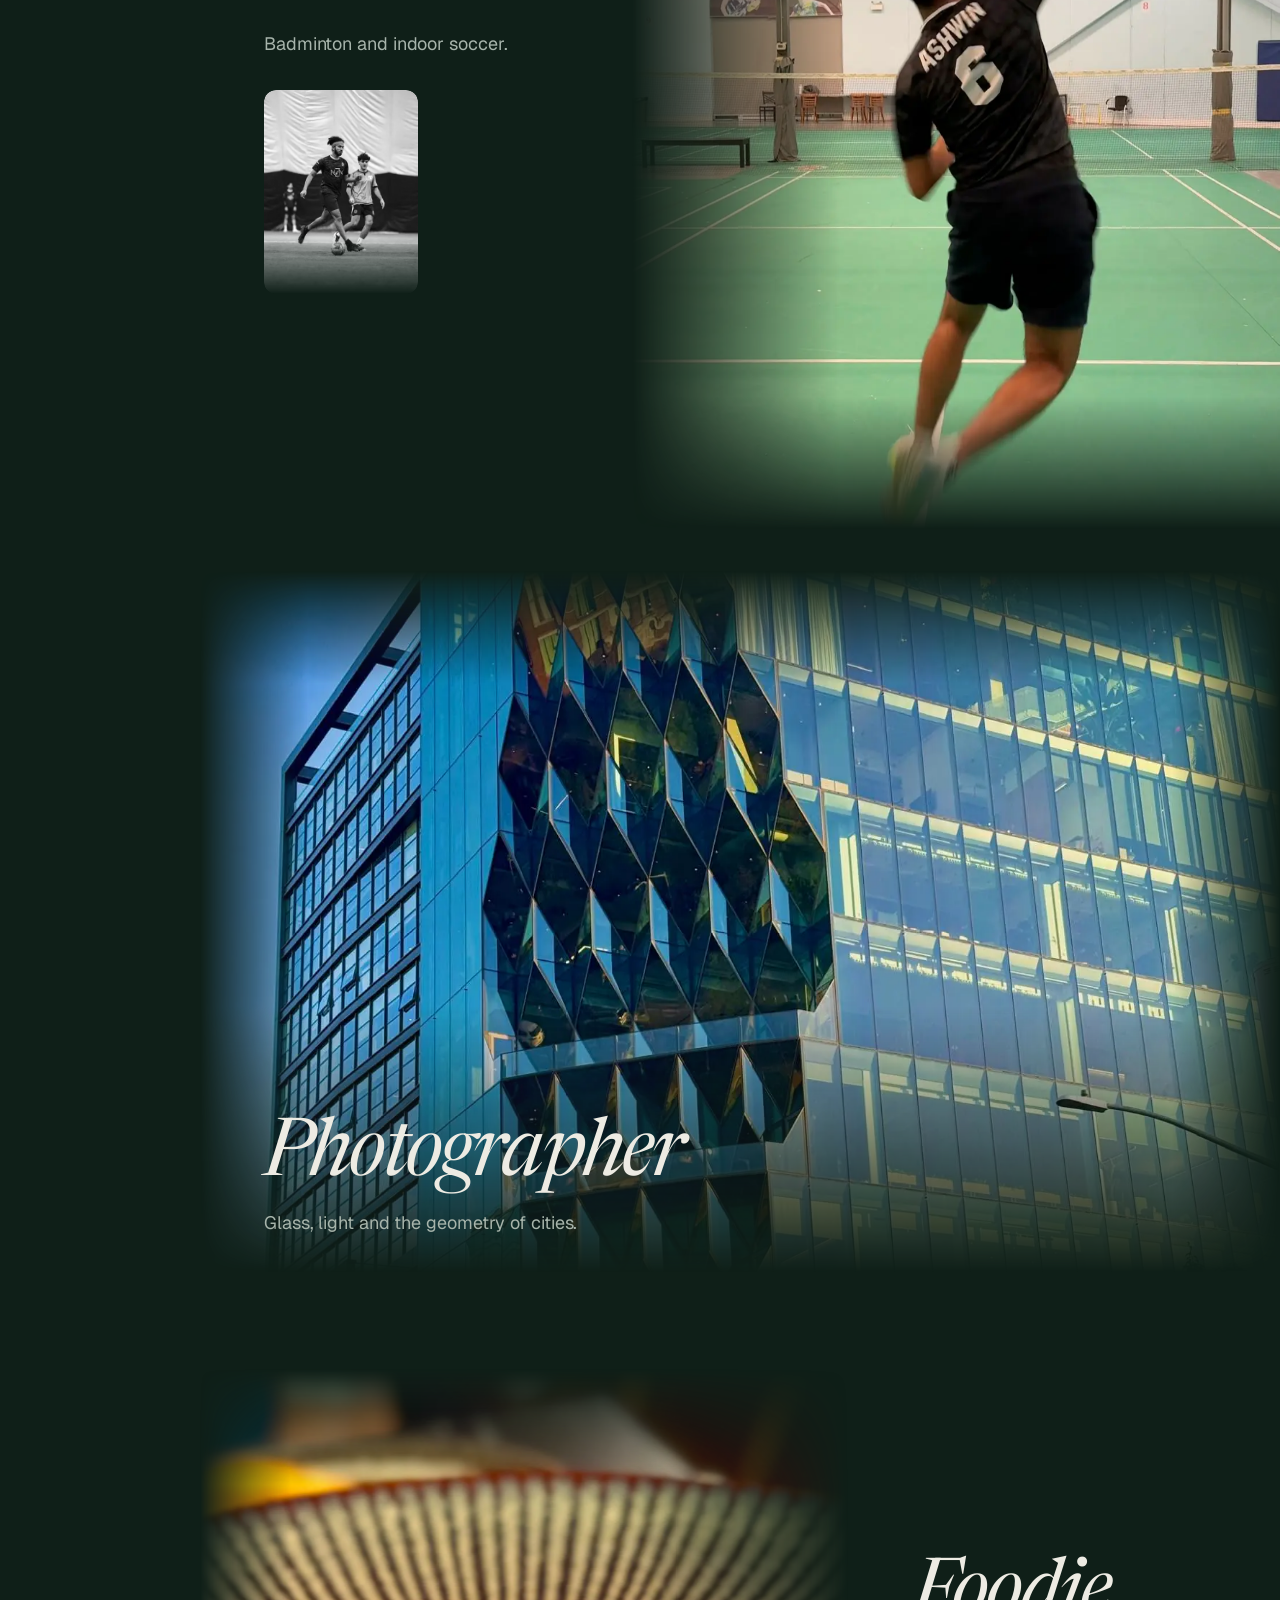
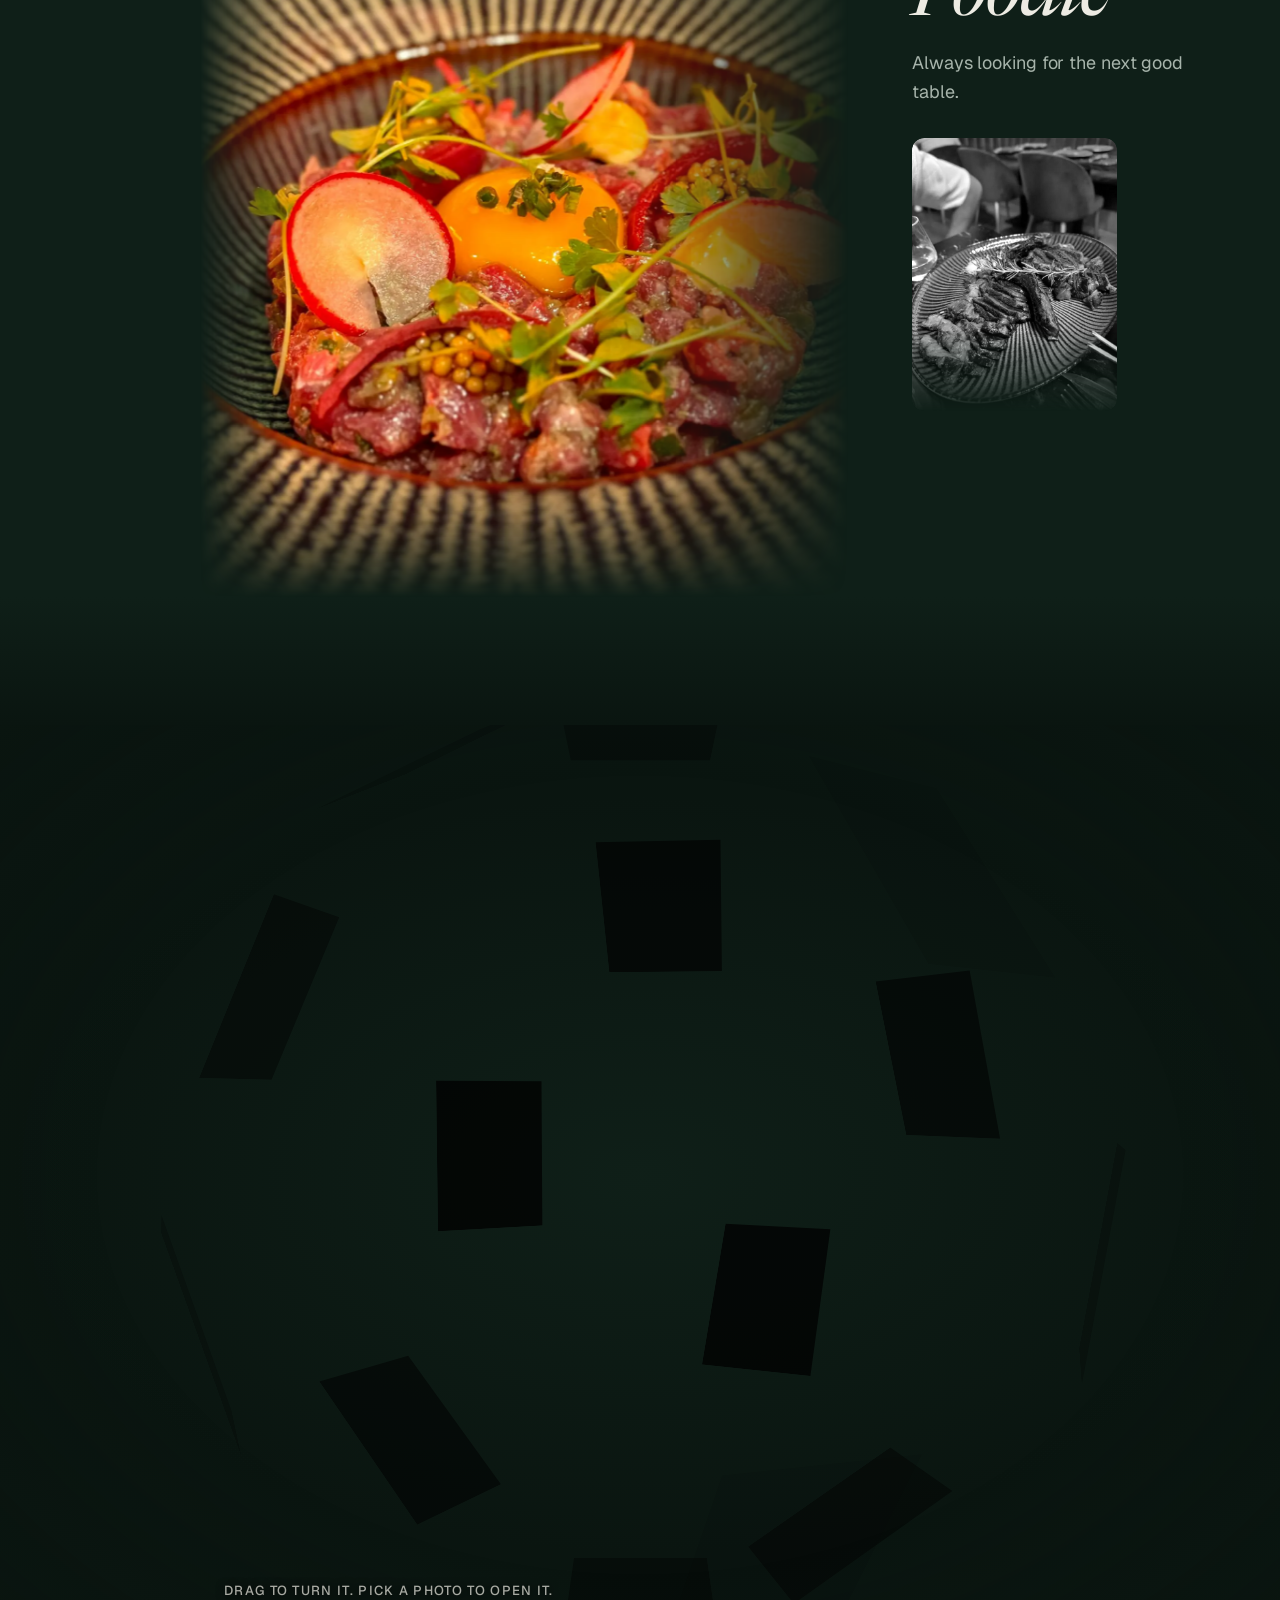
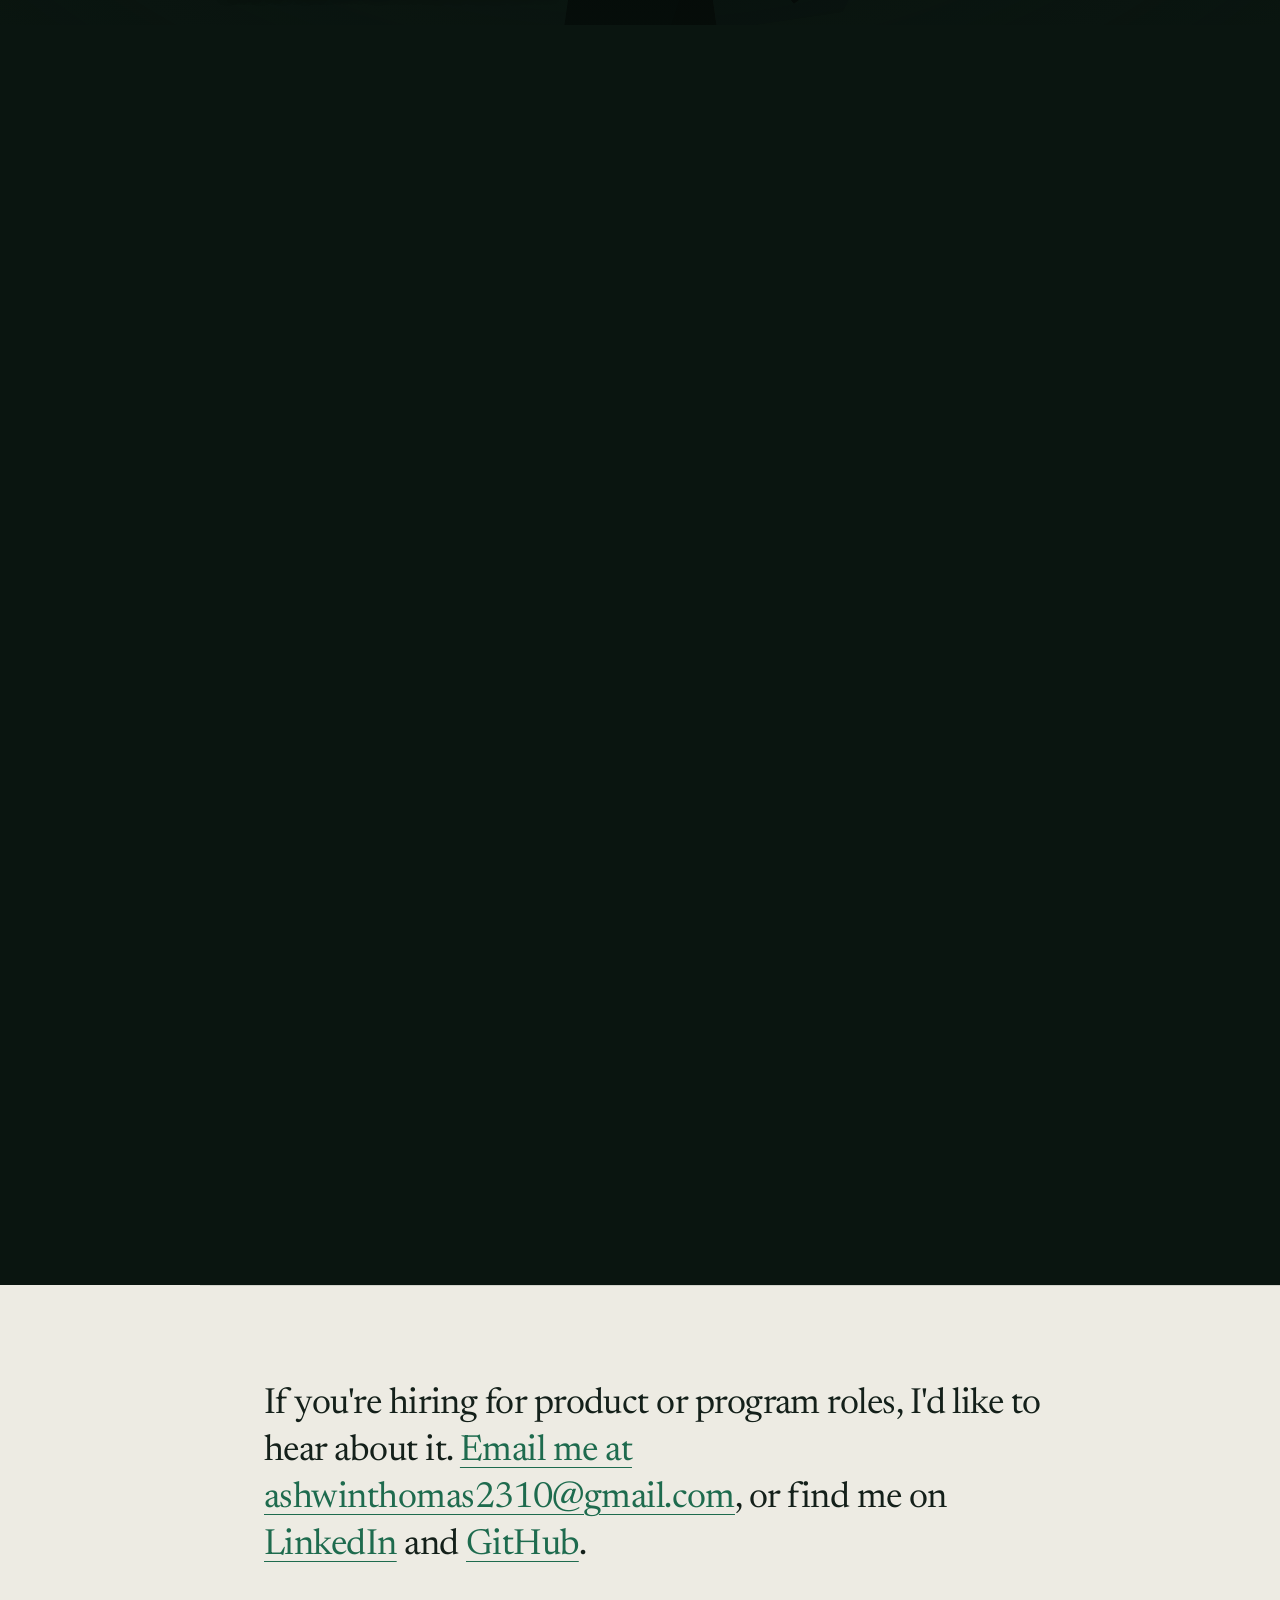
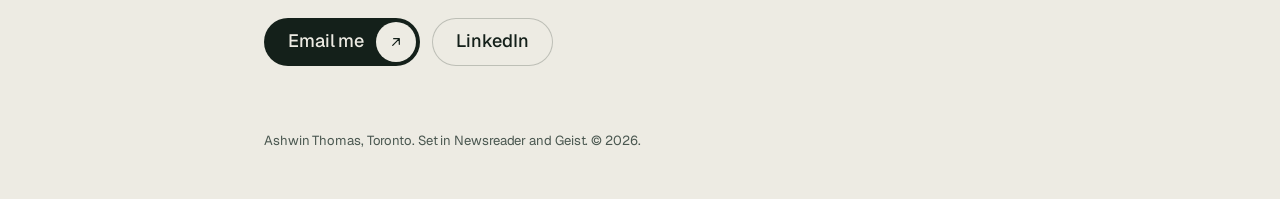
<file: builds/portfolio/site/index.html>
<!doctype html>
<html lang="en">
<head>
<meta charset="utf-8">
<meta name="viewport" content="width=device-width, initial-scale=1, viewport-fit=cover">
<title>Ashwin Thomas · AI Product Owner at Honda Canada</title>
<meta name="description" content="Ashwin Thomas is a Toronto-based AI Product Owner at Honda Canada, previously a Product and Program Manager at BMO. He takes projects from discovery to go-live and turns slow, manual operations into systems that run themselves.">
<meta name="author" content="Ashwin Thomas">
<meta property="og:type" content="profile">
<meta property="og:title" content="Ashwin Thomas · AI Product Owner at Honda Canada">
<meta property="og:description" content="I turn slow, manual operations into systems that run themselves. Product and program work at Honda Canada and BMO, from discovery to go-live.">
<meta property="og:image" content="https://ashwin-thomas.vercel.app/photos/hero-1500.jpg">
<meta name="twitter:card" content="summary_large_image">
<meta name="theme-color" content="#EDEBE3">
<script>document.documentElement.classList.add("js")</script>
<link rel="icon" href="favicon.svg" type="image/svg+xml">
<link rel="preload" as="image" type="image/webp" href="photos/hero-1500.webp" imagesrcset="photos/hero-900.webp 900w, photos/hero-1500.webp 1500w" imagesizes="(min-width: 900px) 62vw, 100vw" fetchpriority="high">
<link rel="preconnect" href="https://fonts.googleapis.com">
<link rel="preconnect" href="https://fonts.gstatic.com" crossorigin>
<link rel="stylesheet" href="https://fonts.googleapis.com/css2?family=Geist:wght@400;500&family=Newsreader:ital,opsz,wght@0,6..72,400;1,6..72,400&display=swap">
<link rel="stylesheet" href="scrollcraft.css">
<link rel="stylesheet" href="site.css">
<link rel="stylesheet" href="hero-bg.css">
<link rel="stylesheet" href="door.css">
<link rel="stylesheet" href="touches.css">
<link rel="stylesheet" href="lens.css">
<link rel="stylesheet" href="work.css">
<script type="application/ld+json">
{
  "@context": "https://schema.org",
  "@type": "Person",
  "name": "Ashwin Thomas",
  "jobTitle": "AI Product Owner",
  "worksFor": { "@type": "Organization", "name": "Honda Canada Inc." },
  "address": { "@type": "PostalAddress", "addressLocality": "Toronto", "addressRegion": "ON", "addressCountry": "CA" },
  "alumniOf": { "@type": "CollegeOrUniversity", "name": "Toronto Metropolitan University" },
  "email": "mailto:ashwinthomas2310@gmail.com",
  "sameAs": ["https://www.linkedin.com/in/ashthomas2310", "https://github.com/Ashwin2310"]
}
</script>
</head>
<body>

<a class="skip" href="#now">Skip to content</a>
<div class="sc-grain" aria-hidden="true"></div>

<!-- The folio: margin navigation, chapter number and title, updates as chapters pass. -->
<nav class="folio" aria-label="Chapters">
  <a class="folio__mark" href="#top">Ashwin Thomas</a>
  <ol class="folio__list">
    <li><a href="#now" data-folio="now"><span class="folio__n">I</span> Now</a></li>
    <li><a href="#work" data-folio="work"><span class="folio__n">II</span> Work</a></li>
    <li><a href="#background" data-folio="background"><span class="folio__n">III</span> Background</a></li>
    <li><a href="#off" data-folio="off"><span class="folio__n">IV</span> Off the clock</a></li>
  </ol>
  <a class="folio__cta" href="mailto:ashwinthomas2310@gmail.com">Email me</a>
  <button class="folio__burger" type="button" aria-expanded="false" aria-controls="menu" aria-label="Open menu" data-menu-toggle><i></i><i></i></button>
</nav>

<!-- Phone menu: full-screen, links reveal in sequence. -->
<nav class="menu" id="menu" aria-label="Menu" aria-hidden="true" data-menu>
  <div class="menu__inner">
    <p class="menu__eyebrow">Menu</p>
    <ul class="menu__list">
      <li><a href="#now"><span>I</span> Now</a></li>
      <li><a href="#work"><span>II</span> Work</a></li>
      <li><a href="#background"><span>III</span> Background</a></li>
      <li><a href="#off"><span>IV</span> Off the clock</a></li>
    </ul>
    <div class="menu__foot">
      <a class="pill pill--chip" href="mailto:ashwinthomas2310@gmail.com"><span class="swap"><span class="swap__a">Email me</span><span class="swap__b" aria-hidden="true">Email me</span></span><span class="chip" aria-hidden="true"><svg viewBox="0 0 24 24"><path d="M5 12h14M13 6l6 6-6 6"/></svg></span></a>
      <a class="ghost" href="https://www.linkedin.com/in/ashthomas2310" rel="me noopener" target="_blank"><span class="swap"><span class="swap__a">LinkedIn</span><span class="swap__b" aria-hidden="true">LinkedIn</span></span></a>
    </div>
  </div>
</nav>

<main id="top">

  <!-- HERO: slow sheets of green glass (hero-bg.js) fill the ground; the photo bleeds
       off the right edge and dissolves into the glass. -->
  <header class="hero ground-dark bleed" data-chapter="top" data-hero>
    <div class="hero__bg" aria-hidden="true"><canvas data-hero-bg></canvas></div>
    <div class="hero__plate" aria-hidden="true">
      <img class="hero__img" src="photos/hero-1500.webp"
           srcset="photos/hero-900.webp 900w, photos/hero-1500.webp 1500w"
           sizes="(min-width: 900px) 62vw, 100vw"
           width="1500" height="2000" fetchpriority="high" alt="">
    </div>
    <p class="sr-only">Photo: Ashwin on the Brooklyn Bridge at dusk.</p>

    <div class="hero__copy">
      <h1 class="hero__name rise" style="--r:1">Ashwin Thomas</h1>
      <p class="hero__role rise" style="--r:2">AI Product Owner at Honda Canada · Toronto</p>
      <p class="hero__claim rise" style="--r:3">I turn slow, manual operations into systems that run themselves.</p>
      <div class="hero__actions rise" style="--r:4">
        <a class="pill pill--chip" href="mailto:ashwinthomas2310@gmail.com"><span class="swap"><span class="swap__a">Email me</span><span class="swap__b" aria-hidden="true">Email me</span></span><span class="chip" aria-hidden="true"><svg viewBox="0 0 24 24"><path d="M5 12h14M13 6l6 6-6 6"/></svg></span></a>
        <a class="ghost" href="https://www.linkedin.com/in/ashthomas2310" rel="me noopener" target="_blank"><span class="swap"><span class="swap__a">LinkedIn</span><span class="swap__b" aria-hidden="true">LinkedIn</span></span></a>
        <a class="ghost" href="https://github.com/Ashwin2310" rel="me noopener" target="_blank"><span class="swap"><span class="swap__a">GitHub</span><span class="swap__b" aria-hidden="true">GitHub</span></span></a>
        <a class="go" href="#now" aria-label="See my work" data-hero-go>
          <svg viewBox="0 0 24 24" aria-hidden="true"><path d="M12 4v16M6 14l6 6 6-6"/></svg>
        </a>
      </div>
    </div>

    <div class="hero__strip rise" style="--r:5" aria-label="Where I've worked and studied">
      <span>Honda Canada</span><span>BMO Financial Group</span><span>IKO Industries</span><span>Toronto Metropolitan University</span>
    </div>
  </header>

  <!-- THE DOOR: a thin seam of light opens as you scroll and floods the screen with
       the bone ground of Chapter I, so the dark hero hands over to the work. -->
  <section class="door ground-dark bleed" data-chapter="top" data-sc-act="pin" data-sc-span="1.5" data-door aria-hidden="true">
    <div data-sc-stage class="door__stage">
      <div class="door__halo"></div>
      <div class="door__frame"><div class="door__light"></div><div class="door__floor"></div></div>
      <div class="door__mist">
        <div class="door__fog door__fog--a"></div>
        <div class="door__fog door__fog--b"></div>
        <div class="door__fog door__fog--c"></div>
      </div>
      <p class="door__line sc-display">Step into the work.</p>
    </div>
  </section>

  <!-- I · NOW: Honda Canada, a short intro. The wins live as tiles in Chapter II. -->
  <div id="now" data-chapter="now">
    <section class="chapter sc-section now-intro" data-sc-act="flow">
      <div class="sc-wrap spread">
        <p class="intertitle"><span>I</span> Now</p>
        <div class="spread__main sc-stack" data-sc-in data-sc-stagger="60">
          <h2 class="sc-display sc-display--lg">I take projects from the first workshop to the final switch-off.</h2>
          <p class="sc-lede">Since June 2026 I've been the AI Product Owner in Information Technology at Honda Canada, owning delivery across the contact-centre modernization program and our AI initiatives.</p>
          <p class="now__more"><a href="#work" data-show="automotive">See my Honda projects in Work</a></p>
        </div>
        <aside class="spread__margin" aria-label="At a glance">
          <dl class="facts">
            <div><dt>Leaders in my monthly program update</dt><dd>20+</dd></div>
            <div><dt>Role since</dt><dd>June 2026</dd></div>
          </dl>
        </aside>
      </div>
    </section>
  </div>

  <!-- II · WORK: project tiles across industries, Honda first. Filter by industry; each tile opens
       in place into a short case: before, what I did, result. -->
  <section id="work" class="chapter sc-section work ground-dark bleed" data-chapter="work" data-work>
    <div class="sc-wrap">
      <p class="intertitle"><span>II</span> Work</p>
      <div class="work__head">
        <h2 class="sc-display sc-display--md">Projects I took from problem to outcome.</h2>
        <div class="work__filters" role="group" aria-label="Filter projects">
          <button type="button" class="chipf" data-filter="all" aria-pressed="true">All <span>8</span></button>
          <button type="button" class="chipf" data-filter="automotive" aria-pressed="false">Automotive <span>2</span></button>
          <button type="button" class="chipf" data-filter="banking" aria-pressed="false">Banking <span>3</span></button>
          <button type="button" class="chipf" data-filter="manufacturing" aria-pressed="false">Manufacturing <span>1</span></button>
          <button type="button" class="chipf" data-filter="builds" aria-pressed="false">Own builds <span>2</span></button>
        </div>
      </div>
      <div class="tiles" data-sc-in data-sc-stagger="70">
        <article class="tile tile--lead" data-cat="automotive" id="work-lightning">
          <p class="tile__org">Automotive · Honda Canada</p>
          <p class="tile__stat">754</p>
          <p class="tile__unit">test cases, every one passed</p>
          <h3 class="tile__title">Salesforce Lightning, live on schedule</h3>
          <p class="tile__sum">Led UAT and the Go/No-Go for moving Honda's core contact centres to Salesforce Lightning.</p>
          <button class="tile__more" type="button" aria-expanded="false" aria-controls="work-lightning-case">
            <span>Read the case</span><i aria-hidden="true"></i>
          </button>
          <div class="tile__case" id="work-lightning-case" hidden>
            <dl>
              <div><dt>Before</dt><dd>Honda's core contact centres ran on Salesforce Classic.</dd></div>
              <div><dt>What I did</dt><dd>Led user acceptance testing and the Go/No-Go decision for the move to Salesforce Lightning.</dd></div>
              <div><dt>Result</dt><dd>Live on October 5, 2026. The old Classic system was retired on schedule 17 days later.</dd></div>
              <div><dt>Also at Honda</dt><dd>Caught a pricing error that had roughly doubled one feature&#x27;s estimate in the platform cost models. The corrected projection came in 52% lower, and leadership approved all three features into the annual budget.</dd></div>
            </dl>
          </div>
        </article>
        <article class="tile tile--lead" data-cat="automotive" id="work-cxone">
          <p class="tile__org">Automotive · Honda Canada</p>
          <p class="tile__stat">83</p>
          <p class="tile__unit">user stories from 19 legacy call flows</p>
          <h3 class="tile__title">Telephony requirements, signed off</h3>
          <p class="tile__sum">Turned every legacy call flow into plain-language stories for the move to NICE CXone.</p>
          <button class="tile__more" type="button" aria-expanded="false" aria-controls="work-cxone-case">
            <span>Read the case</span><i aria-hidden="true"></i>
          </button>
          <div class="tile__case" id="work-cxone-case" hidden>
            <dl>
              <div><dt>Before</dt><dd>The telephony move to NICE CXone had to carry over 19 legacy call flows that business reviewers needed to approve.</dd></div>
              <div><dt>What I did</dt><dd>Rewrote every call flow as plain-language user stories with bilingual acceptance criteria.</dd></div>
              <div><dt>Result</dt><dd>Business reviewers signed off in one pass, on a single 59-story pack.</dd></div>
              <div><dt>Also at Honda</dt><dd>Built a repeatable method for turning user stories into UI mockups with Microsoft 365 Copilot. After a demo to the product team, it became part of how we write requirements.</dd></div>
            </dl>
          </div>
        </article>
        <article class="tile" data-cat="banking" id="work-patch">
          <p class="tile__org">Banking · BMO Financial Group</p>
          <p class="tile__stat">10,000+</p>
          <p class="tile__unit">enterprise servers across the tools I owned</p>
          <h3 class="tile__title">Servers that patch themselves</h3>
          <p class="tile__sum">An internal tool that keeps BMO's Linux and Windows servers on the latest kernel, every month.</p>
          <button class="tile__more" type="button" aria-expanded="false" aria-controls="work-patch-case">
            <span>Read the case</span><i aria-hidden="true"></i>
          </button>
          <div class="tile__case" id="work-patch-case" hidden>
            <dl>
              <div><dt>Before</dt><dd>Keeping servers patched took manual effort, and on every major incident call, server vulnerabilities were the first thing teams checked.</dd></div>
              <div><dt>What I did</dt><dd>Owned the roadmap for the patch automation tool BMO teams use across their Linux and Windows fleets, from requirements to launch.</dd></div>
              <div><dt>Result</dt><dd>Once a server is set up, it updates to the latest kernel on a monthly schedule, with no manual step.</dd></div>
            </dl>
          </div>
        </article>
        <article class="tile" data-cat="banking" id="work-dbpatch">
          <p class="tile__org">Banking · BMO Financial Group</p>
          <p class="tile__stat">OS + DB</p>
          <p class="tile__unit">patched in one scheduled run</p>
          <h3 class="tile__title">Database patching, added</h3>
          <p class="tile__sum">Extended patch automation from operating systems to SQL and Oracle databases.</p>
          <button class="tile__more" type="button" aria-expanded="false" aria-controls="work-dbpatch-case">
            <span>Read the case</span><i aria-hidden="true"></i>
          </button>
          <div class="tile__case" id="work-dbpatch-case" hidden>
            <dl>
              <div><dt>Before</dt><dd>Patch automation covered operating system patches only. Database patches were handled outside it.</dd></div>
              <div><dt>What I did</dt><dd>Led the work to add SQL and Oracle database patching, scheduled alongside OS patching through SCCM.</dd></div>
              <div><dt>Result</dt><dd>Teams now schedule operating system and database patches together, in one tool.</dd></div>
            </dl>
          </div>
        </article>
        <article class="tile" data-cat="banking" id="work-triage">
          <p class="tile__org">Banking · BMO Financial Group</p>
          <p class="tile__stat">120 → &lt;5</p>
          <p class="tile__unit">minutes to resolve an incident</p>
          <h3 class="tile__title">From spreadsheet triage to minutes</h3>
          <p class="tile__sum">Replaced manual incident checks in ELK and Excel with workflows that surface the data at once.</p>
          <button class="tile__more" type="button" aria-expanded="false" aria-controls="work-triage-case">
            <span>Read the case</span><i aria-hidden="true"></i>
          </button>
          <div class="tile__case" id="work-triage-case" hidden>
            <dl>
              <div><dt>Before</dt><dd>Each incident was checked by hand in ELK and tracked row by row in an Excel sheet.</dd></div>
              <div><dt>What I did</dt><dd>As an intern, designed observability workflows in Dynatrace and Splunk that pull incident data straight away, so incidents are found, tracked and solved in one place.</dd></div>
              <div><dt>Result</dt><dd>Incident resolution time fell from 120 minutes to under 5.</dd></div>
            </dl>
          </div>
        </article>
        <article class="tile" data-cat="manufacturing" id="work-parts">
          <p class="tile__org">Manufacturing · IKO Industries</p>
          <p class="tile__stat">15</p>
          <p class="tile__unit">manufacturing sites on one system</p>
          <h3 class="tile__title">One parts catalogue for 15 plants</h3>
          <p class="tile__sum">Replaced emailed spreadsheets with a form that standardizes parts and sorts them by keyword.</p>
          <button class="tile__more" type="button" aria-expanded="false" aria-controls="work-parts-case">
            <span>Read the case</span><i aria-hidden="true"></i>
          </button>
          <div class="tile__case" id="work-parts-case" hidden>
            <dl>
              <div><dt>Before</dt><dd>Parts were standardized by emailing Excel sheets to plants and updating each row's specification by hand.</dd></div>
              <div><dt>What I did</dt><dd>Led the program that moved this onto one digital inventory planning system (Node.js, React). Plants receive a form with every standard part already listed, and new parts are categorized automatically from keywords.</dd></div>
              <div><dt>Result</dt><dd>Live across 15 manufacturing sites. On-time delivery cycle time improved 33%, from 3 days to 2.</dd></div>
            </dl>
          </div>
        </article>
        <article class="tile" data-cat="builds" id="work-agent">
          <p class="tile__org">Own build · Python, NEAT</p>
          <p class="tile__stat">92%</p>
          <p class="tile__unit">win rate</p>
          <h3 class="tile__title">A game agent that teaches itself</h3>
          <p class="tile__sum">A Python agent that learns to play Flappy Bird through neuroevolution.</p>
          <button class="tile__more" type="button" aria-expanded="false" aria-controls="work-agent-case">
            <span>Read the case</span><i aria-hidden="true"></i>
          </button>
          <div class="tile__case" id="work-agent-case" hidden>
            <dl>
              <div><dt>What it is</dt><dd>An agent that starts knowing nothing and evolves, generation by generation, until it can play on its own.</dd></div>
              <div><dt>How</dt><dd>NEAT (NeuroEvolution of Augmenting Topologies) grows and tunes small neural networks, keeping the ones that survive longest.</dd></div>
              <div><dt>Result</dt><dd>A 92% win rate.</dd></div>
            </dl>
            <a class="tile__repo" href="https://github.com/Ashwin2310/AIFlappyBird" rel="noopener" target="_blank">View the code on GitHub</a>
          </div>
        </article>
        <article class="tile" data-cat="builds" id="work-paths">
          <p class="tile__org">Own build · React</p>
          <p class="tile__stat">A* · Dijkstra</p>
          <p class="tile__unit">search algorithms you can watch</p>
          <h3 class="tile__title">Search, made visible</h3>
          <p class="tile__sum">An interactive React tool that animates how pathfinding algorithms explore a grid.</p>
          <button class="tile__more" type="button" aria-expanded="false" aria-controls="work-paths-case">
            <span>Read the case</span><i aria-hidden="true"></i>
          </button>
          <div class="tile__case" id="work-paths-case" hidden>
            <dl>
              <div><dt>What it is</dt><dd>Draw walls on a grid, pick an algorithm, and watch it search for the shortest path step by step.</dd></div>
              <div><dt>How</dt><dd>Built in React, with A* and Dijkstra implemented from scratch and animated as they run.</dd></div>
              <div><dt>Result</dt><dd>A way to see why A* reaches the goal in fewer steps than Dijkstra.</dd></div>
            </dl>
            <a class="tile__repo" href="https://github.com/Ashwin2310/Path-Finding-Algorithm" rel="noopener" target="_blank">View the code on GitHub</a>
          </div>
        </article>
      </div>
    </div>
  </section>

  <!-- III · BACKGROUND: one dated ledger; each role carries its key number, in context. -->
  <section id="background" class="chapter sc-section" data-chapter="background">
    <div class="sc-wrap spread">
      <p class="intertitle"><span>III</span> Background</p>
      <div class="spread__main">
        <h2 class="sc-display sc-display--md">How I got here.</h2>
        <ol class="ledger ledger--wins" data-sc-in data-sc-stagger="60">
          <li>
            <p class="ledger__when">Jun 2026 to now</p>
            <div>
              <h3 class="ledger__what">AI Product Owner, Information Technology, <span>Honda Canada</span></h3>
              <p>Contact-centre modernization and AI initiatives, from discovery to decommissioning.</p>
            </div>
            <p class="ledger__win">754 of 754 tests passed</p>
          </li>
          <li>
            <p class="ledger__when">Jul 2023 to May 2026</p>
            <div>
              <h3 class="ledger__what">Product &amp; Program Manager, Enterprise Cloud Infrastructure, <span>BMO Financial Group</span></h3>
              <p>Roadmap for internal tools and cloud services, including patch automation for Linux, Windows and databases.</p>
            </div>
            <p class="ledger__win">10,000+ servers</p>
          </li>
          <li>
            <p class="ledger__when">Jan to Aug 2022</p>
            <div>
              <h3 class="ledger__what">Application &amp; Software Analyst Intern, <span>BMO Financial Group</span></h3>
              <p>Observability workflows in Dynatrace and Splunk for incident triage.</p>
            </div>
            <p class="ledger__win">120 to under 5 min</p>
          </li>
          <li>
            <p class="ledger__when">May to Dec 2021</p>
            <div>
              <h3 class="ledger__what">Program Manager Intern, Supply Chain &amp; Inventory, <span>IKO Industries</span></h3>
              <p>One digital inventory planning system, rolled out across 15 sites.</p>
            </div>
            <p class="ledger__win">33% faster delivery</p>
          </li>
          <li>
            <p class="ledger__when">May to Aug 2019</p>
            <div>
              <h3 class="ledger__what">AI &amp; Machine Learning Research Assistant, <span>Toronto Metropolitan University</span></h3>
              <p>Prepared training data for language models with Python and NLP.</p>
            </div>
            <p class="ledger__win">52,000+ records</p>
          </li>
          <li>
            <p class="ledger__when">2018 to 2023</p>
            <div>
              <h3 class="ledger__what">B.Eng. Computer Engineering, Software Option, <span>Toronto Metropolitan University</span></h3>
              <p>Dean's List, 2021 to 2023. Entrance Scholarship.</p>
            </div>
            <p class="ledger__win">$2,000 scholarship</p>
          </li>
        </ol>
      </div>
      <aside class="spread__margin" aria-label="Toolkit">
        <h3 class="margin-head">Toolkit</h3>
        <p class="toolkit">SQL, Python, Power BI, Splunk, Dynatrace, ServiceNow, SCCM, Jira, Confluence, Node.js, React, AWS</p>
        <h3 class="margin-head">Ways of working</h3>
        <p class="toolkit">Roadmaps, 0 to 1 launches, success metrics, QBRs, capacity planning, Agile and Waterfall</p>
      </aside>
    </div>
  </section>

  <!-- IV · OFF THE CLOCK: a dark chapter. Photos bleed to a screen edge and dissolve into
       the ground instead of sitting in frames; the copy sits in the clear space beside them. -->
  <section id="off" class="chapter off ground-dark bleed" data-chapter="off" data-sc-act="flow">
    <div class="sc-wrap off__intro">
      <p class="intertitle"><span>IV</span> Off the clock</p>
      <h2 class="sc-display sc-display--lg off__head">Outside work I'm on a court, behind a camera, or at a good table.</h2>
    </div>

    <div class="scene scene--right">
      <div class="scene__text">
        <h3>Athlete</h3>
        <p>Badminton and indoor soccer.</p>
        <img class="scene__thumb" src="photos/soccer-359.webp" width="359" height="476" loading="lazy" decoding="async"
             alt="Ashwin dribbling a ball during an indoor soccer game.">
      </div>
      <figure class="scene__media">
        <img data-sc-parallax="-0.06" src="photos/badminton-1125.webp"
             srcset="photos/badminton-600.webp 600w, photos/badminton-1125.webp 1125w"
             sizes="(min-width: 900px) 55vw, 100vw" width="1125" height="2000" loading="lazy" decoding="async"
             alt="Ashwin mid-jump on a badminton court, racket overhead, wearing a jersey with his name and the number 6.">
      </figure>
    </div>

    <div class="scene scene--wide">
      <figure class="scene__media">
        <img data-sc-parallax="-0.08" src="photos/building-1500.webp"
             srcset="photos/building-800.webp 800w, photos/building-1500.webp 1500w"
             sizes="100vw" width="1500" height="2000" loading="lazy" decoding="async"
             alt="A glass office tower with a faceted, diamond-patterned facade reflecting late golden sunlight against a blue sky.">
      </figure>
      <div class="scene__text">
        <h3>Photographer</h3>
        <p>Glass, light and the geometry of cities.</p>
      </div>
    </div>

    <div class="scene scene--left">
      <figure class="scene__media">
        <img data-sc-parallax="-0.05" src="photos/tartare-1500.webp"
             srcset="photos/tartare-700.webp 700w, photos/tartare-1500.webp 1500w"
             sizes="(min-width: 900px) 55vw, 100vw" width="1500" height="2000" loading="lazy" decoding="async"
             alt="Beef tartare topped with a bright egg yolk, radish slices, mustard seeds and herbs in a striped ceramic bowl.">
      </figure>
      <div class="scene__text">
        <h3>Foodie</h3>
        <p>Always looking for the next good table.</p>
        <img class="scene__thumb scene__thumb--wide" src="photos/steak-600.webp" width="600" height="800" loading="lazy" decoding="async"
             alt="A sliced bone-in steak with a rosemary sprig on a striped plate.">
      </div>
    </div>
  </section>

  <!-- V, closing act: the photo sphere. Fifteen photos on a Fibonacci sphere around one
       centre point; the title sits on that same point, inside the 3D world, counter-rotated
       so it always faces you. Scroll turns and dollies the camera; drag turns it by hand;
       a photo opens in a lightbox that grows out of its card. -->
  <section id="lens" class="lens ground-dark bleed" data-chapter="off" data-sc-act="pin" data-sc-span="2.4" data-lens>
    <div data-sc-stage class="lens__stage" data-lens-stage>
      <div class="lens__world" data-lens-world>
        <div class="lens__orb" data-lens-orb>
          <button class="lens__card" type="button" data-full="photos/reel-sintra-towers-l.webp" data-title="Yellow towers" data-place="Pena Palace, Sintra" aria-label="Open photo: Yellow towers, Pena Palace, Sintra">
            <img src="photos/reel-sintra-towers.webp" width="540" height="720" loading="lazy" decoding="async" alt="Yellow towers and a dark dome of a palace against a cloudy sky.">
          </button>
          <button class="lens__card" type="button" data-full="photos/reel-nyc-glass-l.webp" data-title="Folded glass" data-place="Midtown, New York" aria-label="Open photo: Folded glass, Midtown, New York">
            <img src="photos/reel-nyc-glass.webp" width="540" height="720" loading="lazy" decoding="async" alt="A faceted glass skyscraper rising behind an ornate street lamp.">
          </button>
          <button class="lens__card" type="button" data-full="photos/badminton-1125.webp" data-title="Overhead" data-place="On court" aria-label="Open photo: Overhead, On court">
            <img src="photos/badminton-600.webp" width="600" height="1066" loading="lazy" decoding="async" alt="Ashwin mid-jump on a badminton court, racket overhead.">
          </button>
          <button class="lens__card" type="button" data-full="photos/reel-madrid-tower-l.webp" data-title="Late sun on stone" data-place="Palacio de Cibeles, Madrid" aria-label="Open photo: Late sun on stone, Palacio de Cibeles, Madrid">
            <img src="photos/reel-madrid-tower.webp" width="540" height="720" loading="lazy" decoding="async" alt="A carved stone clock tower with a Spanish flag, lit by late sun.">
          </button>
          <button class="lens__card" type="button" data-full="photos/tartare-1500.webp" data-title="Tartare" data-place="At the table" aria-label="Open photo: Tartare, At the table">
            <img src="photos/tartare-700.webp" width="700" height="934" loading="lazy" decoding="async" alt="Beef tartare topped with an egg yolk, radish and herbs.">
          </button>
          <button class="lens__card" type="button" data-full="photos/reel-barcelona-street-l.webp" data-title="Looking up" data-place="Old town, Spain" aria-label="Open photo: Looking up, Old town, Spain">
            <img src="photos/reel-barcelona-street.webp" width="540" height="720" loading="lazy" decoding="async" alt="Ashwin photographed from below in a narrow street, balconied buildings rising to a blue sky.">
          </button>
          <button class="lens__card" type="button" data-full="photos/hero-1500.webp" data-title="Dusk on the bridge" data-place="Brooklyn Bridge, New York" aria-label="Open photo: Dusk on the bridge, Brooklyn Bridge, New York">
            <img src="photos/hero-900.webp" width="900" height="1200" loading="lazy" decoding="async" alt="Ashwin on the Brooklyn Bridge at dusk.">
          </button>
          <button class="lens__card" type="button" data-full="photos/reel-vessel-l.webp" data-title="Copper honeycomb" data-place="Hudson Yards, New York" aria-label="Open photo: Copper honeycomb, Hudson Yards, New York">
            <img src="photos/reel-vessel.webp" width="540" height="720" loading="lazy" decoding="async" alt="A copper honeycomb of stairways between glass towers.">
          </button>
          <button class="lens__card" type="button" data-full="photos/soccer-359.webp" data-title="Indoor soccer" data-place="On the pitch" aria-label="Open photo: Indoor soccer, On the pitch">
            <img src="photos/soccer-359.webp" width="359" height="476" loading="lazy" decoding="async" alt="Ashwin dribbling a ball during an indoor soccer game.">
          </button>
          <button class="lens__card" type="button" data-full="photos/reel-sintra-clock-l.webp" data-title="Red clock tower" data-place="Pena Palace, Sintra" aria-label="Open photo: Red clock tower, Pena Palace, Sintra">
            <img src="photos/reel-sintra-clock.webp" width="540" height="720" loading="lazy" decoding="async" alt="A red clock tower with cone-topped turrets above a yellow wall.">
          </button>
          <button class="lens__card" type="button" data-full="photos/building-1500.webp" data-title="Glass and gold" data-place="City light" aria-label="Open photo: Glass and gold, City light">
            <img src="photos/building-800.webp" width="800" height="1066" loading="lazy" decoding="async" alt="A glass office tower with a diamond-patterned facade in late golden sun.">
          </button>
          <button class="lens__card" type="button" data-full="photos/reel-montreal-market-l.webp" data-title="Bonsecours at dusk" data-place="Old Montreal" aria-label="Open photo: Bonsecours at dusk, Old Montreal">
            <img src="photos/reel-montreal-market.webp" width="540" height="720" loading="lazy" decoding="async" alt="Ashwin seated on a bench at dusk beside a domed market hall strung with lights.">
          </button>
          <button class="lens__card" type="button" data-full="photos/steak-1000.webp" data-title="Bone-in" data-place="At the table" aria-label="Open photo: Bone-in, At the table">
            <img src="photos/steak-600.webp" width="600" height="800" loading="lazy" decoding="async" alt="A sliced bone-in steak with a rosemary sprig on a striped plate.">
          </button>
          <button class="lens__card" type="button" data-full="photos/reel-bryant-park-l.webp" data-title="Yellow chairs" data-place="Bryant Park, New York" aria-label="Open photo: Yellow chairs, Bryant Park, New York">
            <img src="photos/reel-bryant-park.webp" width="540" height="720" loading="lazy" decoding="async" alt="Pink flowers beside yellow café tables and a green kiosk.">
          </button>
          <button class="lens__card" type="button" data-full="photos/portrait-1000.webp" data-title="Railing" data-place="Brooklyn Bridge, New York" aria-label="Open photo: Railing, Brooklyn Bridge, New York">
            <img src="photos/portrait-600.webp" width="600" height="800" loading="lazy" decoding="async" alt="Ashwin leaning on the railing of the Brooklyn Bridge, a stone tower behind him.">
          </button>
        </div>
        <h2 class="lens__head" data-lens-head><span class="lens__inner"><span style="--i:0">Through</span> <span style="--i:1">my</span> <span style="--i:2">lens</span></span></h2>
      </div>
      <div class="lens__vig" aria-hidden="true"></div>
      <p class="lens__hint"><span class="lens__hint-fine">Drag to turn it. Pick a photo to open it.</span><span class="lens__hint-touch">Swipe sideways to turn it. Tap a photo to open it.</span></p>
      <div class="lens__ring" aria-hidden="true"><span>Drag</span></div>
    </div>
  </section>

  <div class="lightbox" data-lightbox role="dialog" aria-modal="true" aria-labelledby="lb-title" hidden>
    <div class="lightbox__scrim" data-close></div>
    <figure class="lightbox__plate" data-lb-plate>
      <div class="lightbox__shot">
        <img data-lb-img alt="">
        <button class="lightbox__close" type="button" data-close>Close</button>
      </div>
      <figcaption class="lightbox__meta">
        <h3 id="lb-title" data-lb-title></h3>
        <p data-lb-place></p>
      </figcaption>
    </figure>
  </div>


  <!-- COLOPHON: the smallest type, the ask as running text. Last element on the page. -->
  <footer class="colophon">
    <div class="sc-wrap colophon__inner">
      <p class="colophon__ask">If you're hiring for product or program roles, I'd like to hear about it. <a href="mailto:ashwinthomas2310@gmail.com">Email me at ashwinthomas2310@gmail.com</a>, or find me on <a href="https://www.linkedin.com/in/ashthomas2310" rel="me noopener" target="_blank">LinkedIn</a> and <a href="https://github.com/Ashwin2310" rel="me noopener" target="_blank">GitHub</a>.</p>
      <div class="colophon__actions">
        <a class="pill pill--ink pill--chip" href="mailto:ashwinthomas2310@gmail.com"><span class="swap"><span class="swap__a">Email me</span><span class="swap__b" aria-hidden="true">Email me</span></span><span class="chip" aria-hidden="true"><svg viewBox="0 0 24 24"><path d="M5 12h14M13 6l6 6-6 6"/></svg></span></a>
        <a class="pill pill--line" href="https://www.linkedin.com/in/ashthomas2310" rel="me noopener" target="_blank"><span class="swap"><span class="swap__a">LinkedIn</span><span class="swap__b" aria-hidden="true">LinkedIn</span></span></a>
      </div>
      <p class="colophon__small">Ashwin Thomas, Toronto. Set in Newsreader and Geist. © <span data-year>2026</span>.</p>
    </div>
  </footer>

</main>

<script src="scrollcraft.js"></script>
<script>ScrollCraft.mount(document.body);</script>
<script src="site.js"></script>
<script src="hero-bg.js"></script>
<script src="door.js"></script>
<script src="lens.js"></script>
<script src="work.js"></script>
</body>
</html>
</file>
<file: scrollcraft.css>
/* ============================================================================
   scrollcraft.css: the taste floor
   ----------------------------------------------------------------------------
   Two layers, and the split matters:

     TOKENS   what you override per brand. Colour roles, the type ramp, the
              spacing scale, elevation, motion. A brand is ~12 values.
     DEVICES  what the engine drives. Do not restyle these to taste; they are
              the mechanism. Style your own markup instead.

   Nothing here draws a "component". There are no card, badge, or pill classes,
   because a stylesheet that ships those is how every page built on it ends up
   with the same shapes. You get a floor and a vocabulary; the composition is
   yours.
   ========================================================================== */

/* ---------------------------------------------------------------- tokens -- */
:root {
  /* --- colour roles. Override these six and the page is rebranded. -------- */
  --sc-canvas:      #08090b;   /* the page ground. Drift interpolates this.   */
  --sc-surface:     #101217;   /* anything raised off the ground             */
  --sc-ink:         #f4f2ef;   /* primary text                               */
  --sc-ink-soft:    #9a9ba1;   /* secondary text. Tinted, never flat gray.   */
  --sc-accent:      #d8ff3e;   /* ONE accent. It owns a region, not confetti. */
  --sc-accent-ink:  #08090b;   /* text that sits on the accent               */

  --sc-hairline:    color-mix(in oklab, var(--sc-ink) 12%, transparent);
  --sc-hairline-strong: color-mix(in oklab, var(--sc-ink) 22%, transparent);

  /* --- type. Two families max. Display carries voice, text carries prose. - */
  --sc-font-display: "Instrument Sans", "Geist", system-ui, sans-serif;
  --sc-font-text:    "Geist", system-ui, sans-serif;
  --sc-font-mono:    "Geist Mono", ui-monospace, monospace;

  /* Fluid ramp. Tracking tightens as size grows because a face set at 6rem
     with 0 tracking reads loose; this is optical correction, not decoration. */
  --sc-t-xs:   clamp(0.75rem, 0.72rem + 0.15vw, 0.82rem);
  --sc-t-sm:   clamp(0.875rem, 0.84rem + 0.18vw, 0.95rem);
  --sc-t-base: clamp(1rem, 0.96rem + 0.22vw, 1.125rem);
  --sc-t-lg:   clamp(1.2rem, 1.1rem + 0.5vw, 1.5rem);
  --sc-t-xl:   clamp(1.6rem, 1.35rem + 1.2vw, 2.25rem);
  --sc-t-2xl:  clamp(2.1rem, 1.6rem + 2.4vw, 3.4rem);
  --sc-t-3xl:  clamp(2.8rem, 1.9rem + 4.2vw, 5rem);
  --sc-t-4xl:  clamp(3.4rem, 1.9rem + 6.6vw, 7.5rem);

  --sc-track-tight:  -0.035em;
  --sc-track-snug:   -0.02em;
  --sc-track-normal: -0.005em;
  --sc-track-wide:    0.08em;

  --sc-leading-none: 0.94;
  --sc-leading-tight: 1.06;
  --sc-leading-body: 1.62;

  --sc-measure: 62ch;

  /* --- space. 4px base: the useful middle steps an 8-only scale misses. --- */
  --sc-1: 0.25rem;  --sc-2: 0.5rem;   --sc-3: 0.75rem;  --sc-4: 1rem;
  --sc-5: 1.5rem;   --sc-6: 2rem;     --sc-7: 3rem;     --sc-8: 4rem;
  --sc-9: 6rem;     --sc-10: 8rem;    --sc-11: 12rem;

  /* Section rhythm is fluid so a phone doesn't inherit desktop air. */
  --sc-section: clamp(4.5rem, 9vw, 11rem);
  --sc-gutter:  clamp(1.25rem, 5vw, 5.5rem);
  --sc-maxw:    82rem;

  /* --- radius. Pick one scale for the page and hold it. ------------------- */
  --sc-r-sm: 6px;  --sc-r-md: 12px;  --sc-r-lg: 20px;  --sc-r-pill: 999px;

  /* --- elevation. Every shadow has an offset AND a soft blur, and is tinted
         to the canvas hue. A zero-offset coloured halo is decoration, not
         depth, so there isn't one here. ---------------------------------- */
  --sc-shadow-color: 220 40% 2%;
  --sc-e1: 0 1px 2px hsl(var(--sc-shadow-color) / 0.28),
           0 2px 6px -1px hsl(var(--sc-shadow-color) / 0.20);
  --sc-e2: 0 2px 4px hsl(var(--sc-shadow-color) / 0.24),
           0 8px 18px -4px hsl(var(--sc-shadow-color) / 0.30);
  --sc-e3: 0 4px 8px hsl(var(--sc-shadow-color) / 0.22),
           0 18px 40px -8px hsl(var(--sc-shadow-color) / 0.38),
           0 48px 90px -24px hsl(var(--sc-shadow-color) / 0.30);

  /* Edge light: a 1px top highlight sells a raised surface better than any
     amount of blur, because real raised things catch light on their lip. */
  --sc-edge: inset 0 1px 0 color-mix(in oklab, var(--sc-ink) 10%, transparent);

  /* --- motion. Built-in CSS easings are too weak for UI. ------------------ */
  --sc-ease-out:    cubic-bezier(0.23, 1, 0.32, 1);
  --sc-ease-in-out: cubic-bezier(0.77, 0, 0.175, 1);
  --sc-ease-drawer: cubic-bezier(0.32, 0.72, 0, 1);
  --sc-d-fast: 160ms;  --sc-d-base: 240ms;  --sc-d-slow: 420ms;

  --sc-z-stage: 1; --sc-z-copy: 20; --sc-z-chrome: 60;
}

/* --------------------------------------------------------------- reset -- */
*, *::before, *::after { box-sizing: border-box; }
html { -webkit-text-size-adjust: 100%; scroll-behavior: smooth; }
@media (prefers-reduced-motion: reduce) { html { scroll-behavior: auto; } }

body {
  margin: 0;
  background: var(--sc-canvas);
  color: var(--sc-ink);
  font-family: var(--sc-font-text);
  font-size: var(--sc-t-base);
  line-height: var(--sc-leading-body);
  letter-spacing: var(--sc-track-normal);
  -webkit-font-smoothing: antialiased;
  text-rendering: optimizeLegibility;
  font-synthesis-weight: none;
  overflow-x: clip;
}
img, video, canvas, svg { display: block; max-width: 100%; }
button, input, select, textarea { font: inherit; color: inherit; }

/* ------------------------------------------------- the browser surfaces --
   The parts you did not draw still carry the design. Selection, caret, focus
   ring, scrollbar and tabular numerals all ship with defaults that belong to no
   design system. Theming them is the cheapest signal that a page was built
   rather than assembled, and it is the step that gets skipped most reliably. */
::selection { background: var(--sc-accent); color: var(--sc-accent-ink); }
:root { caret-color: var(--sc-accent); accent-color: var(--sc-accent); }
:focus-visible {
  outline: 2px solid var(--sc-accent);
  outline-offset: 3px;
  border-radius: var(--sc-r-sm);
}
:where(a) { color: inherit; text-decoration-thickness: 1px; text-underline-offset: 0.22em; }
@supports (scrollbar-color: auto) {
  html { scrollbar-color: color-mix(in oklab, var(--sc-ink) 26%, transparent) transparent; scrollbar-width: thin; }
}
:where(table, .sc-nums, [data-sc-count]) { font-variant-numeric: tabular-nums; }

/* ----------------------------------------------------------- typography -- */
.sc-display {
  font-family: var(--sc-font-display);
  font-weight: 500;
  line-height: var(--sc-leading-none);
  letter-spacing: var(--sc-track-tight);
  text-wrap: balance;
  margin: 0;
}
.sc-display--xl { font-size: var(--sc-t-4xl); }
.sc-display--lg { font-size: var(--sc-t-3xl); }
.sc-display--md { font-size: var(--sc-t-2xl); letter-spacing: var(--sc-track-snug); }
.sc-lede {
  font-size: var(--sc-t-lg);
  line-height: 1.44;
  letter-spacing: var(--sc-track-snug);
  color: var(--sc-ink);
  max-width: 46ch;
  text-wrap: pretty;
  margin: 0;
}
.sc-body { max-width: var(--sc-measure); color: var(--sc-ink-soft); text-wrap: pretty; margin: 0; }
.sc-label {
  font-family: var(--sc-font-mono);
  font-size: var(--sc-t-xs);
  letter-spacing: var(--sc-track-wide);
  text-transform: uppercase;
  color: var(--sc-ink-soft);
}

/* ---------------------------------------------------------------- layout -- */
.sc-wrap { width: 100%; max-width: var(--sc-maxw); margin-inline: auto; padding-inline: var(--sc-gutter); }
.sc-section { padding-block: var(--sc-section); }
/* More space above a heading than below it: the gap belongs to the boundary,
   not to the pair. */
.sc-stack > * + * { margin-top: var(--sc-4); }
.sc-stack > :is(h1,h2,h3) { margin-top: var(--sc-7); }
.sc-stack > :is(h1,h2,h3):first-child { margin-top: 0; }
.sc-rule { height: 1px; border: 0; background: var(--sc-hairline); margin: 0; }

/* =============================================================== DEVICES ==
   Driven by the engine. Restyle your own markup, not these.                */

.sc-act--pinned { position: relative; }
.sc-stage {
  position: sticky; top: 0;
  height: 100vh; height: 100svh;
  overflow: clip;
  z-index: var(--sc-z-stage);
}

/* scrub / sequence media */
.sc-stage :is(video[data-sc-scrub], canvas[data-sc-sequence], .sc-stage__poster) {
  position: absolute; inset: 0;
  width: 100%; height: 100%;
  object-fit: cover;
}
video[data-sc-scrub] { opacity: 0; transition: opacity 380ms var(--sc-ease-out); }
.sc-has-clip video[data-sc-scrub] { opacity: 1; }
/* The poster is a live frame-holder, not a placeholder: it stays up until a
   real video frame has painted, which is what stops the blank-stage flash. */
.sc-stage__poster { z-index: 0; transition: opacity 380ms var(--sc-ease-out); }
.sc-has-clip .sc-stage__poster { opacity: 0; }

/* A scrim only where text sits. A full-frame darkening layer flattens the
   image everywhere to fix contrast in one corner. */
.sc-scrim {
  position: absolute; inset: 0; pointer-events: none; z-index: 1;
  background: linear-gradient(
    var(--sc-scrim-angle, 180deg),
    color-mix(in oklab, var(--sc-canvas) var(--sc-scrim-a, 78%), transparent) 0%,
    color-mix(in oklab, var(--sc-canvas) 30%, transparent) 42%,
    transparent 68%);
}
/* Point the scrim at the copy. A scrim gradient that darkens the top while the
   copy sits at the bottom fixes contrast nowhere and flattens the image
   everywhere, which is the most common way text-over-video goes wrong. */
.sc-scrim--bottom { --sc-scrim-angle: 0deg; }
.sc-scrim--left   { --sc-scrim-angle: 90deg; }
.sc-scrim--right  { --sc-scrim-angle: 270deg; }

/* Corner scrims, for copy anchored to a corner. An edge gradient has to darken
   a whole band across the frame to cover one corner; a corner gradient puts the
   density where the text is and leaves the rest of the image alone. Pair with
   .sc-copy--lead / .sc-copy--trail. */
.sc-scrim--lead {
  background: linear-gradient(to top right,
    color-mix(in oklab, var(--sc-canvas) 94%, transparent) 0%,
    color-mix(in oklab, var(--sc-canvas) 72%, transparent) 30%,
    color-mix(in oklab, var(--sc-canvas) 30%, transparent) 52%,
    transparent 72%);
}
.sc-scrim--trail {
  background: linear-gradient(to top left,
    color-mix(in oklab, var(--sc-canvas) 94%, transparent) 0%,
    color-mix(in oklab, var(--sc-canvas) 72%, transparent) 30%,
    color-mix(in oklab, var(--sc-canvas) 30%, transparent) 52%,
    transparent 72%);
}
/* A band across the bottom, for copy that spans the full width of the frame.
   That is what both corner anchors become below 860px, and it is also the right
   shape whenever the copy block is wider than a corner. */
.sc-scrim--band {
  background: linear-gradient(to top,
    color-mix(in oklab, var(--sc-canvas) 94%, transparent) 0%,
    color-mix(in oklab, var(--sc-canvas) 74%, transparent) 22%,
    color-mix(in oklab, var(--sc-canvas) 30%, transparent) 42%,
    transparent 58%);
}
.sc-scrim--vignette {
  background: radial-gradient(120% 90% at 50% 45%, transparent 40%,
              color-mix(in oklab, var(--sc-canvas) 70%, transparent) 100%);
}

/* copy over a stage.
   max-width is in rem, never ch. A `ch` on this container resolves against the
   CONTAINER's font-size (body size), not the display size of the heading inside
   it, so `max-width: 20ch` here silently produces a ~180px column and wraps a
   hero headline to six lines. Set a ch measure on the text element itself. */
.sc-copy {
  position: absolute; z-index: var(--sc-z-copy);
  inset-inline: var(--sc-gutter);
  max-width: min(46rem, 76vw);
  will-change: opacity, transform;
}
.sc-copy--lead   { left: var(--sc-gutter); bottom: clamp(3rem, 12vh, 9rem); }
/* inset-inline FIRST. It is the shorthand for left+right, so declaring it after
   `left: 50%` resets left to auto and the block drifts off the left edge. */
.sc-copy--center { inset-inline: auto; left: 50%; top: 50%; translate: -50% -50%; text-align: center; }
.sc-copy--trail  { inset-inline: auto; right: var(--sc-gutter); bottom: clamp(3rem, 12vh, 9rem); text-align: right; }

/* cue defaults: the engine writes opacity/transform inline, these are the
   pre-paint state so nothing flashes before the first read() */
[data-sc-cue] { opacity: 0; will-change: opacity, transform; }
.sc-ready [data-sc-cue] { transition: none; }

/* kinetic split */
.sc-split { display: inline-block; overflow: hidden; vertical-align: top; }
/* Descenders live below the baseline; a line mask clipped to the line box eats
   the tails off g, y, p, j. The padding buys them room back. */
.sc-split--line { display: block; padding-bottom: 0.14em; margin-bottom: -0.14em; }
.sc-split__i { display: inline-block; will-change: transform, opacity; }
.sc-is-split { opacity: 1 !important; }

/* horizontal rail */
[data-sc-pan] { display: flex; will-change: transform; }

/* reveal + parallax */
[data-sc-reveal] { will-change: clip-path; }
[data-sc-parallax] { will-change: transform; }

/* flow reveal (fires once) */
[data-sc-in], [data-sc-stagger] > * {
  opacity: 0;
  transform: translate3d(0, 14px, 0);
  transition: opacity 620ms var(--sc-ease-out), transform 620ms var(--sc-ease-out);
}
[data-sc-in].sc-in, [data-sc-stagger] > .sc-in { opacity: 1; transform: none; }

/* pointer devices */
[data-sc-tilt] { transform-style: preserve-3d; will-change: transform; }
[data-sc-magnet] { will-change: transform; }
/* isolation always; position only if nothing more specific already set it.
   Written with :where() (zero specificity) on purpose: a plain `position:
   relative` here has the same weight as `.sc-stage` and, being later in the
   file, silently wins. A stage carrying both attributes then stops being
   sticky and the whole act scrolls away instead of pinning. */
[data-sc-spotlight] { isolation: isolate; }
:where([data-sc-spotlight]) { position: relative; }
[data-sc-spotlight]::after {
  content: ""; position: absolute; inset: 0; pointer-events: none; z-index: 2;
  background: radial-gradient(
    28rem 28rem at calc(var(--sc-mx, 0.5) * 100%) calc(var(--sc-my, 0.5) * 100%),
    color-mix(in oklab, var(--sc-accent) 16%, transparent), transparent 70%);
  opacity: 0; transition: opacity var(--sc-d-slow) var(--sc-ease-out);
}
[data-sc-spotlight]:hover::after { opacity: 1; }

/* =========================================================== WORLDFLIGHT ==
   One fixed stage for the whole page. The only thing in document flow is the
   spacer, and it is empty. If you find yourself adding a section here, you want
   act mode instead: the moment a real block scrolls past the fixed stage, the
   page has a seam again and the whole point is gone.                        */

[data-sc-mode="worldflight"] { position: relative; }

.sc-world {
  position: fixed; inset: 0;
  overflow: clip;
  z-index: var(--sc-z-stage);
  background: var(--sc-canvas);
}

/* Every leg is mounted for the life of the page and stacked in the same box.
   The engine owns opacity, visibility and z-index here; do not set them. */
.sc-world__seg {
  position: absolute; inset: 0;
  opacity: 0;
  will-change: opacity;
}
.sc-world__seg > :is(video, img, canvas) {
  position: absolute; inset: 0;
  width: 100%; height: 100%;
  object-fit: cover;
}
/* The poster is the frame-holder AND the first camera move: the engine pushes
   it in slowly until a real decoded frame is available to replace it. */
.sc-world__poster {
  z-index: 0;
  transform-origin: 50% 50%;
  transition: opacity 420ms var(--sc-ease-out);
}
.sc-world__seg > video { z-index: 1; }
.sc-world__seg.sc-has-clip .sc-world__poster { opacity: 0; }
/* The act stylesheet lights a clip through its ancestor act. A worldflight leg
   has no act, so match the class the engine also writes on the clip itself. */
video[data-sc-scrub].sc-has-clip { opacity: 1; }

/* The copy layer is fixed too, and inert by default: the engine hands
   pointer-events back to a block only while it is actually legible. */
.sc-world__copy {
  position: fixed; inset: 0;
  z-index: var(--sc-z-copy);
  pointer-events: none;
}
.sc-world__scrim { position: absolute; inset: 0; pointer-events: none; z-index: 0; }
[data-sc-copy] {
  opacity: 0;
  pointer-events: none;
  will-change: opacity, transform;
}
.sc-ready [data-sc-copy] { transition: none; }

/* The track. Empty on purpose. */
.sc-world__spacer { pointer-events: none; }

/* scroll progress */
[data-sc-progress] {
  position: fixed; inset: 0 0 auto 0; height: 2px; z-index: var(--sc-z-chrome);
  background: var(--sc-accent); transform-origin: 0 50%; transform: scaleX(0);
  will-change: transform;
}

/* ----------------------------------------------------------- atmosphere --
   Depth is not only shadow. Grain keeps a flat dark ground from banding, and
   it is the difference between "a dark page" and "a lit room". */
.sc-grain { position: fixed; inset: 0; pointer-events: none; z-index: 3; opacity: 0.045; }
.sc-grain::before {
  content: ""; position: absolute; inset: -50%;
  background-image: url("data:image/svg+xml;utf8,<svg xmlns='http://www.w3.org/2000/svg' width='140' height='140'><filter id='n'><feTurbulence type='fractalNoise' baseFrequency='0.85' numOctaves='3'/></filter><rect width='140' height='140' filter='url(%23n)'/></svg>");
}

/* -------------------------------------------------------- reduced motion -- */
@media (prefers-reduced-motion: reduce) {
  /* Fewer and gentler, not zero. Opacity still carries the reveal so the page
     is comprehensible; every position change is dropped. */
  [data-sc-in], [data-sc-stagger] > * { transform: none; transition-duration: 220ms; }
  [data-sc-parallax], [data-sc-pan], .sc-split__i { transform: none !important; }
  /* A wipe is a position change too. Show reveal content settled. */
  [data-sc-reveal] { clip-path: none !important; }
  /* A rail's transform IS its navigation, not decoration. Zeroing it the way
     parallax and kinetic type are zeroed parks the act on its first screenful
     and makes everything past the fold unreachable: a device degrading into
     missing content. Hand the travel back to the reader as an ordinary scroll
     region instead, so the same items are all still gettable without motion.
     A build that would rather re-lay the rail out as a grid can still do that;
     this is the floor, not the ceiling. */
  [data-sc-act="pan"] .sc-stage,
  [data-sc-act="pan"] [data-sc-stage] {
    overflow-x: auto; overflow-y: hidden;
    overscroll-behavior-x: contain;
    scroll-snap-type: x proximity;
  }
  [data-sc-pan] > * { scroll-snap-align: center; }
  [data-sc-spotlight]::after { display: none; }
  /* A worldflight keeps its whole story here. No clip is ever fetched, so the
     posters are the film, and they cross-dissolve through exactly the same
     seams at exactly the same scroll positions. The push-in and the copy drift
     are the only things that go. */
  .sc-world__poster, [data-sc-copy] { transform: none !important; }
}

/* --------------------------------------------------------------- mobile -- */
@media (max-width: 860px) {
  .sc-copy { inset-inline: var(--sc-gutter); max-width: none; }
  .sc-copy--trail { text-align: left; }
  .sc-stage { height: 100svh; }
  /* .sc-copy--trail re-anchors to the left and spans the full width here, so a
     bottom-RIGHT corner gradient darkens the one corner the copy just left and
     guarantees a contrast failure over any bright clip. Point the density at
     the copy: the same band .sc-scrim--band paints. */
  .sc-scrim--trail {
    background: linear-gradient(to top,
      color-mix(in oklab, var(--sc-canvas) 94%, transparent) 0%,
      color-mix(in oklab, var(--sc-canvas) 74%, transparent) 22%,
      color-mix(in oklab, var(--sc-canvas) 30%, transparent) 42%,
      transparent 58%);
  }
}
</file>
<file: site.css>
/* Ashwin Thomas: chaptered editorial on bone and deep forest.
   Theme = six colour roles and two faces. Page classes only; the engine's
   .sc-stage / [data-sc-*] selectors are not restyled here. */

:root {
  /* Light ground (bone + forest ink). */
  --sc-canvas:     #EDEBE3;
  --sc-surface:    #E3E1D8;
  --sc-ink:        #14201A;
  --sc-ink-soft:   #4A5750;
  --sc-accent:     #1E6B4E;   /* forest, light-ground stop */
  --sc-accent-ink: #F4F3EE;

  /* Dark ground (Chapter II). Same hue, lighter accent stop. */
  --dark-canvas:   #0F1F18;
  --dark-ink:      #EDEBE3;
  --dark-ink-soft: #A7B4AB;
  --dark-accent:   #8FD6B0;

  --sc-font-display: "Newsreader", Georgia, serif;
  --sc-font-text:    "Geist", system-ui, sans-serif;
  --sc-shadow-color: 150 30% 12%;

  --folio-w: 12.5rem;
  --ease-spring: cubic-bezier(0.23, 1, 0.32, 1);
}

body { background: var(--sc-canvas); }
.sc-grain { opacity: 0.035; }

.sc-display {
  font-family: var(--sc-font-display);
  font-weight: 400;
  letter-spacing: -0.03em;
  line-height: 1.04;
  text-wrap: balance;
  margin: 0;
  font-optical-sizing: auto;
}

.sr-only {
  position: absolute; width: 1px; height: 1px; padding: 0; margin: -1px;
  overflow: hidden; clip: rect(0 0 0 0); white-space: nowrap; border: 0;
}

.skip {
  position: fixed; left: var(--sc-4); top: var(--sc-4); z-index: 50;
  padding: var(--sc-2) var(--sc-4);
  background: var(--sc-ink); color: var(--sc-canvas);
  border-radius: var(--sc-r-sm);
  transform: translateY(-200%);
  transition: transform 160ms var(--ease-spring);
}
.skip:focus-visible { transform: none; }

/* ---------------------------------------------------------------- links -- */
.link {
  color: var(--sc-ink);
  text-decoration: underline;
  text-decoration-color: color-mix(in oklab, currentColor 40%, transparent);
  transition: text-decoration-color 160ms var(--ease-spring), color 160ms var(--ease-spring);
}
.link:hover { text-decoration-color: currentColor; color: var(--sc-accent); }
.link:active { color: var(--sc-ink); }

.btn {
  display: inline-flex; align-items: center;
  padding: 0.7rem 1.25rem;
  background: var(--sc-accent); color: var(--sc-accent-ink);
  font-weight: 500; text-decoration: none; white-space: nowrap;
  border-radius: var(--sc-r-sm);
  box-shadow: var(--sc-e1), inset 0 1px 0 rgb(255 255 255 / 0.14);
  transition: transform 140ms var(--ease-spring), box-shadow 160ms var(--ease-spring), opacity 140ms;
}
@media (hover: hover) and (pointer: fine) {
  .btn:hover { transform: translateY(-1px); box-shadow: var(--sc-e2), inset 0 1px 0 rgb(255 255 255 / 0.14); }
}
.btn:active { transform: scale(0.97); box-shadow: var(--sc-e1); }

/* ---------------------------------------------------------------- folio -- */
.folio {
  position: fixed; z-index: 20;
  font-size: var(--sc-t-sm);
  color: var(--sc-ink);
}
.folio a { text-decoration: none; color: inherit; }
.folio__mark { font-family: var(--sc-font-display); font-size: 1.15rem; letter-spacing: -0.01em; }
.folio__list { list-style: none; margin: 0; padding: 0; }
.folio__list a {
  display: inline-flex; gap: 0.6em; align-items: baseline;
  color: var(--sc-ink-soft);
  transition: color 160ms var(--ease-spring), transform 160ms var(--ease-spring);
}
.folio__list a:hover { color: var(--sc-ink); }
.folio__list a:active { transform: translateY(1px); }
.folio__list a[aria-current="true"] { color: var(--sc-ink); font-weight: 500; }
.folio__n { display: inline-block; min-width: 1.6em; font-family: var(--sc-font-display); font-style: italic; }
.folio__list a[aria-current="true"] .folio__n { color: var(--sc-accent); }
.folio__cta { color: var(--sc-accent) !important; font-weight: 500; text-decoration: underline !important; text-underline-offset: 0.22em; }
.folio__cta:hover { color: var(--sc-ink) !important; }

/* On phones the folio strip sits over the dark chapter, so it inverts with it.
   On desktop it lives in the bone margin, which never goes dark. */
@media (max-width: 1099px) {
  .folio.is-dark { color: var(--dark-ink); }
  .folio.is-dark .folio__list a { color: var(--dark-ink-soft); }
  .folio.is-dark .folio__list a[aria-current="true"],
  .folio.is-dark .folio__list a:hover { color: var(--dark-ink); }
  .folio.is-dark .folio__list a[aria-current="true"] .folio__n,
  .folio.is-dark .folio__cta { color: var(--dark-accent) !important; }
}

@media (min-width: 1100px) {
  .folio {
    left: 0; top: 0; bottom: 0; width: var(--folio-w);
    padding: var(--sc-6) var(--sc-5);
    display: flex; flex-direction: column; gap: var(--sc-7);
    transition: color 240ms var(--ease-spring);
  }
  .folio__list { display: grid; gap: var(--sc-3); }
  .folio__cta { margin-top: auto; }
  main { padding-left: var(--folio-w); }
}
@media (max-width: 1099px) {
  .folio {
    left: 0; right: 0; top: 0;
    display: flex; align-items: center; gap: var(--sc-4);
    padding: var(--sc-3) var(--sc-gutter);
    background: color-mix(in oklab, var(--sc-canvas) 92%, transparent);
    backdrop-filter: blur(8px);
    border-bottom: 1px solid var(--sc-hairline);
    transition: background-color 240ms var(--ease-spring);
  }
  .folio.is-dark { background: color-mix(in oklab, var(--dark-canvas) 92%, transparent); border-bottom-color: rgb(237 235 227 / 0.12); }
  .folio a { white-space: nowrap; }
  .folio__list { display: flex; gap: var(--sc-4); margin-left: auto; }
  .folio__list li { display: none; }
  .folio__list li:has(a[aria-current="true"]) { display: block; }
  main { padding-top: 3.25rem; }
  /* Keep the pinned ruler clear of the fixed folio strip. */
  .ruler-stage { padding-top: 3.5rem; box-sizing: border-box; }
}
@media (max-width: 480px) {
  .folio { gap: var(--sc-3); }
  .folio__mark { font-size: 1rem; }
  .folio__list a { font-size: var(--sc-t-xs); }
  .folio__cta { font-size: var(--sc-t-xs); }
}
@media (max-width: 360px) {
  .folio__list { display: none; }
  .folio__cta { margin-left: auto; }
}

/* ----------------------------------------------------------- title page -- */
.title-page {
  min-height: 100svh;
  display: flex; align-items: flex-end;
  padding-bottom: clamp(3rem, 12vh, 8rem);
  padding-top: var(--sc-9);
}
.title-page__inner { max-width: 60rem; }
.title-page__name {
  font-family: var(--sc-font-display);
  font-weight: 400;
  font-size: clamp(3.4rem, 1.2rem + 9vw, 9.5rem);
  line-height: 0.94;
  letter-spacing: -0.045em;
  margin: 0;
}
.title-page .sc-stack > * + *, .title-page__inner > * + * { margin-top: var(--sc-5); }
.title-page__role {
  margin: var(--sc-6) 0 0;
  font-size: var(--sc-t-sm); font-weight: 500;
  letter-spacing: var(--sc-track-wide); text-transform: uppercase;
  color: var(--sc-accent);
}
.title-page__claim {
  font-family: var(--sc-font-display);
  font-size: var(--sc-t-xl);
  line-height: 1.25; letter-spacing: -0.015em;
  max-width: 30ch; margin: 0; text-wrap: balance;
}
.title-page__links {
  display: flex; flex-wrap: wrap; align-items: center; gap: var(--sc-5);
  margin: var(--sc-7) 0 0 !important;
}

/* ------------------------------------------------------- chapter spread -- */
.chapter { border-top: 1px solid var(--sc-hairline); }
.intertitle {
  margin: 0 0 var(--sc-7);
  font-size: var(--sc-t-sm); font-weight: 500;
  letter-spacing: var(--sc-track-wide); text-transform: uppercase;
  color: var(--sc-ink-soft);
}
.intertitle span {
  font-family: var(--sc-font-display); font-style: italic; text-transform: none;
  letter-spacing: 0; font-size: 1.35em; color: var(--sc-accent); margin-right: 0.5em;
}

.spread { display: grid; gap: var(--sc-7) var(--sc-8); }
@media (min-width: 900px) {
  .spread { grid-template-columns: minmax(0, 1fr) minmax(13rem, 17rem); }
  .spread > .intertitle { grid-column: 1 / -1; margin-bottom: 0; }
  .spread__margin { padding-top: var(--sc-3); }
}
.spread__main { min-width: 0; }
.spread__main > .sc-display { max-width: 22ch; }
.spread__main .sc-lede { max-width: 52ch; }

.facts { margin: 0; display: grid; gap: var(--sc-5); }
.facts > div { border-top: 1px solid var(--sc-hairline-strong); padding-top: var(--sc-3); }
.facts dt { font-size: var(--sc-t-xs); color: var(--sc-ink-soft); letter-spacing: 0.01em; }
.facts dd {
  margin: var(--sc-1) 0 0;
  font-family: var(--sc-font-display); font-size: var(--sc-t-2xl);
  line-height: 1.05; letter-spacing: -0.03em;
  font-variant-numeric: tabular-nums lining-nums;
}
.facts dd.facts__text { font-size: var(--sc-t-lg); line-height: 1.3; letter-spacing: -0.01em; }

/* --------------------------------------------------- II: the dark ground -- */
.ground-dark {
  background: var(--dark-canvas);
  color: var(--dark-ink);
  --sc-ink: var(--dark-ink);
  --sc-ink-soft: var(--dark-ink-soft);
  --sc-accent: var(--dark-accent);
  --sc-accent-ink: var(--dark-canvas);
  --sc-hairline: rgb(237 235 227 / 0.12);
  --sc-hairline-strong: rgb(237 235 227 / 0.24);
}
.ground-dark .chapter { border-top: 0; }
.proof-intro { padding-bottom: var(--sc-6); }
.proof-intro__head { padding-block: 0.12em; }
.proof-intro .sc-display { max-width: 14ch; }

.ruler-stage { display: flex; align-items: center; }
.ruler { margin: 0 auto; display: grid; gap: var(--sc-7); }
.ruler__title { font-size: var(--sc-t-sm); color: var(--sc-ink-soft); }
.ruler__row {
  display: grid; gap: var(--sc-3) var(--sc-6);
  grid-template-columns: minmax(0, 1fr);
}
@media (min-width: 900px) {
  .ruler__row { grid-template-columns: 15rem minmax(0, 1fr) 11rem; align-items: center; }
}
.ruler__meta h3 { margin: 0; font-size: var(--sc-t-lg); font-weight: 500; letter-spacing: -0.01em; }
.ruler__meta p { margin: var(--sc-1) 0 0; font-size: var(--sc-t-sm); color: var(--sc-ink-soft); }
.ruler__track { position: relative; height: clamp(2.25rem, 4vw, 3.25rem); }
.ruler__ghost {
  position: absolute; inset: 0;
  border: 1px dashed rgb(237 235 227 / 0.28);
  border-radius: var(--sc-r-sm);
}
.ruler__bar {
  position: absolute; inset: 0;
  background: var(--dark-accent);
  border-radius: var(--sc-r-sm);
  transform-origin: left center;
  transform: scaleX(var(--scale, 1));
  box-shadow: 0 6px 18px -6px rgb(0 0 0 / 0.5), inset 0 1px 0 rgb(255 255 255 / 0.3);
  will-change: transform;
}
.ruler__value {
  margin: 0;
  font-family: var(--sc-font-display);
  font-size: var(--sc-t-2xl); line-height: 1; letter-spacing: -0.03em;
  font-variant-numeric: tabular-nums lining-nums;
  white-space: nowrap;
}
@media (min-width: 900px) { .ruler__value { text-align: right; } }
.ruler__unit { font-size: 0.5em; letter-spacing: 0; color: var(--sc-ink-soft); }
.ruler__coda {
  margin: 0;
  font-family: var(--sc-font-display); font-style: italic;
  font-size: var(--sc-t-xl); letter-spacing: -0.015em;
  opacity: var(--coda, 0);
  transform: translateY(calc((1 - var(--coda, 0)) * 10px));
}

/* ------------------------------------------------------ III: the ledger -- */
.ledger { list-style: none; margin: var(--sc-7) 0 0; padding: 0; }
.ledger > li {
  display: grid; gap: var(--sc-2) var(--sc-6);
  padding-block: var(--sc-5);
  border-top: 1px solid var(--sc-hairline-strong);
}
@media (min-width: 700px) { .ledger > li { grid-template-columns: 9.5rem minmax(0, 1fr); } }
.ledger__when { margin: 0; font-size: var(--sc-t-sm); color: var(--sc-ink-soft); font-variant-numeric: tabular-nums; padding-top: 0.2em; }
.ledger__what { margin: 0; font-size: var(--sc-t-lg); font-weight: 500; letter-spacing: -0.01em; line-height: 1.3; }
.ledger__what span { font-weight: 400; color: var(--sc-ink-soft); }
.ledger li p:not(.ledger__when) { margin: var(--sc-2) 0 0; max-width: 62ch; color: var(--sc-ink-soft); }

.margin-head {
  margin: 0 0 var(--sc-2);
  font-size: var(--sc-t-xs); font-weight: 600;
  letter-spacing: var(--sc-track-wide); text-transform: uppercase;
}
.margin-head:not(:first-child) { margin-top: var(--sc-6); }
.toolkit { margin: 0; font-size: var(--sc-t-sm); line-height: 1.7; color: var(--sc-ink-soft); }

/* ------------------------------------------------------- IV: the works -- */
.works { display: grid; gap: var(--sc-8); margin-top: var(--sc-7); }
.work { display: grid; gap: var(--sc-5) var(--sc-7); align-items: center; }
@media (min-width: 760px) {
  .work { grid-template-columns: minmax(0, 1fr) minmax(0, 1.1fr); }
  .work--flip .work__plate { order: 2; }
}
.work__plate {
  margin: 0;
  background: var(--sc-surface);
  border-radius: var(--sc-r-md);
  padding: var(--sc-6);
  box-shadow: var(--sc-e2), inset 0 1px 0 rgb(255 255 255 / 0.6);
}
.work__plate svg { width: 100%; height: auto; }
.plate-lines path { stroke: var(--sc-ink-soft); stroke-width: 1; fill: none; opacity: 0.55; }
.plate-nodes circle { fill: var(--sc-canvas); stroke: var(--sc-ink); stroke-width: 1.5; }
.plate-hot { fill: var(--sc-accent) !important; stroke: none !important; }
.plate-start { fill: var(--sc-ink); }
.plate-path { fill: none; stroke: var(--sc-accent); stroke-width: 3; stroke-linecap: round; stroke-linejoin: round; }
.plate-wall { fill: color-mix(in oklab, var(--sc-ink) 75%, transparent); }
.plate-grid line { stroke: var(--sc-hairline-strong); stroke-width: 1; }
.work__text h3 { margin: 0; font-family: var(--sc-font-display); font-weight: 400; font-size: var(--sc-t-xl); letter-spacing: -0.02em; line-height: 1.15; }
.work__stack { margin: var(--sc-2) 0 0; font-size: var(--sc-t-sm); color: var(--sc-accent); font-weight: 500; }
.work__text p:not(.work__stack) { margin: var(--sc-4) 0 var(--sc-4); color: var(--sc-ink-soft); max-width: 48ch; }

/* ---------------------------------------------------------------- photos --
   A frame that clips, and an image a little taller than the frame so the
   engine's parallax (translateY on the img) never shows an edge. Photos are
   left untreated: they are his work, so no colour wash over them. */
.photo {
  position: relative; margin: 0; overflow: clip;
  border-radius: var(--sc-r-md);
  background: var(--sc-surface);
  box-shadow: var(--sc-e2);
}
.photo img {
  display: block; width: 100%; height: calc(100% + 12vh);
  object-fit: cover;
  margin-top: -2vh;
}
.photo--portrait { aspect-ratio: 3 / 4; }
.photo--tall     { aspect-ratio: 9 / 14; }
.photo--wide     { aspect-ratio: 4 / 3; }
.photo--food-main { aspect-ratio: 4 / 5; }
.photo--inset, .photo--food-side { box-shadow: var(--sc-e3); }
.photo--inset img, .photo--food-side img { height: 100%; margin-top: 0; }
.photo--inset     { aspect-ratio: 359 / 476; }
.photo--food-side { aspect-ratio: 3 / 4; }

/* Chapter I portrait sits at the head of the margin column. */
.portrait { margin: 0; }
.portrait figcaption, .facet figcaption {
  margin-top: var(--sc-2); font-size: var(--sc-t-xs); color: var(--sc-ink-soft);
}
@media (min-width: 900px) {
  .spread--portrait {
    grid-template-areas: "title title" "main portrait" "main facts";
    grid-template-rows: auto auto 1fr;
  }
  .spread--portrait > .intertitle { grid-area: title; }
  .spread--portrait > .portrait { grid-area: portrait; padding-top: var(--sc-3); }
  .spread--portrait > .spread__main { grid-area: main; }
  .spread--portrait > .spread__margin { grid-area: facts; padding-top: 0; }
}
@media (max-width: 899px) {
  .portrait { max-width: min(22rem, 78%); }
}

/* ----------------------------------------------------- V: off the clock -- */
.off__head { max-width: 20ch; margin-bottom: var(--sc-9); }
.facet { display: grid; gap: var(--sc-5) var(--sc-8); align-items: end; }
.facet + .facet { margin-top: var(--sc-10); }
.facet__media { position: relative; }
.facet__text h3 {
  margin: 0;
  font-family: var(--sc-font-display); font-weight: 400; font-style: italic;
  font-size: var(--sc-t-2xl); letter-spacing: -0.03em; line-height: 1;
}
.facet__text p { margin: var(--sc-3) 0 0; color: var(--sc-ink-soft); max-width: 26ch; }

/* Athlete: tall frame, soccer inset overlapping the lower trailing corner. */
.facet--athlete .photo--tall { width: min(100%, 30rem); }
.facet--athlete .photo--inset {
  position: absolute; width: clamp(7.5rem, 30%, 11rem);
  right: 0; bottom: -2.5rem;
}
/* Photographer: text leads, the frame takes the wide column. */
.facet--photo { align-items: start; }
/* Foodie: main plate with the steak overlapping its leading edge. */
.facet--food .photo--food-main { width: min(100%, 34rem); margin-left: auto; }
.facet--food .photo--food-side {
  position: absolute; width: clamp(8rem, 36%, 16rem);
  left: 0; bottom: -3rem;
}

@media (min-width: 900px) {
  .facet--athlete { grid-template-columns: minmax(0, 1.15fr) minmax(0, 0.85fr); }
  .facet--athlete .photo--inset { right: 6%; }
  .facet--photo { grid-template-columns: minmax(17rem, 0.6fr) minmax(0, 1.4fr); }
  .facet--photo .facet__text { padding-top: var(--sc-9); }
  .facet--food { grid-template-columns: minmax(0, 1.3fr) minmax(0, 0.7fr); }
  .facet--food .photo--food-side { left: -2%; }
}
@media (max-width: 899px) {
  .facet { gap: var(--sc-7); }
  .facet--athlete .photo--tall { width: 82%; }
  .facet--food .facet__media { padding-bottom: 6rem; }
  .facet--athlete .facet__media { padding-bottom: 2.5rem; }
  .facet--food .photo--food-main { width: 82%; }
  .facet--photo .facet__text { order: 2; }
}

/* -------------------------------------------------------------- colophon -- */
.colophon { border-top: 1px solid var(--sc-hairline); padding-block: var(--sc-9) var(--sc-7); }
.colophon__ask {
  margin: 0; max-width: 40ch;
  font-family: var(--sc-font-display); font-size: var(--sc-t-xl);
  line-height: 1.3; letter-spacing: -0.015em; text-wrap: pretty;
}
.colophon__ask a { color: var(--sc-accent); text-decoration-thickness: 1px; text-underline-offset: 0.2em; transition: color 160ms var(--ease-spring); }
.colophon__ask a:hover { color: var(--sc-ink); }
.colophon__small { margin: var(--sc-8) 0 0; font-size: var(--sc-t-xs); color: var(--sc-ink-soft); }

/* ------------------------------------------------------- phone type step -- */
@media (max-width: 700px) {
  .sc-display--xl { font-size: var(--sc-t-2xl); }
  .sc-display--lg { font-size: clamp(1.9rem, 1.4rem + 2.4vw, 2.6rem); }
  .ruler { gap: var(--sc-6); }
  .ruler__value { font-size: var(--sc-t-xl); }
}

@media (prefers-reduced-motion: reduce) {
  .ruler__coda { transform: none; }
  .photo img { height: 100%; margin-top: 0; }
}
</file>
<file: builds/portfolio/site/scrollcraft.css>
/* ============================================================================
   scrollcraft.css: the taste floor
   ----------------------------------------------------------------------------
   Two layers, and the split matters:

     TOKENS   what you override per brand. Colour roles, the type ramp, the
              spacing scale, elevation, motion. A brand is ~12 values.
     DEVICES  what the engine drives. Do not restyle these to taste; they are
              the mechanism. Style your own markup instead.

   Nothing here draws a "component". There are no card, badge, or pill classes,
   because a stylesheet that ships those is how every page built on it ends up
   with the same shapes. You get a floor and a vocabulary; the composition is
   yours.
   ========================================================================== */

/* ---------------------------------------------------------------- tokens -- */
:root {
  /* --- colour roles. Override these six and the page is rebranded. -------- */
  --sc-canvas:      #08090b;   /* the page ground. Drift interpolates this.   */
  --sc-surface:     #101217;   /* anything raised off the ground             */
  --sc-ink:         #f4f2ef;   /* primary text                               */
  --sc-ink-soft:    #9a9ba1;   /* secondary text. Tinted, never flat gray.   */
  --sc-accent:      #d8ff3e;   /* ONE accent. It owns a region, not confetti. */
  --sc-accent-ink:  #08090b;   /* text that sits on the accent               */

  --sc-hairline:    color-mix(in oklab, var(--sc-ink) 12%, transparent);
  --sc-hairline-strong: color-mix(in oklab, var(--sc-ink) 22%, transparent);

  /* --- type. Two families max. Display carries voice, text carries prose. - */
  --sc-font-display: "Instrument Sans", "Geist", system-ui, sans-serif;
  --sc-font-text:    "Geist", system-ui, sans-serif;
  --sc-font-mono:    "Geist Mono", ui-monospace, monospace;

  /* Fluid ramp. Tracking tightens as size grows because a face set at 6rem
     with 0 tracking reads loose; this is optical correction, not decoration. */
  --sc-t-xs:   clamp(0.75rem, 0.72rem + 0.15vw, 0.82rem);
  --sc-t-sm:   clamp(0.875rem, 0.84rem + 0.18vw, 0.95rem);
  --sc-t-base: clamp(1rem, 0.96rem + 0.22vw, 1.125rem);
  --sc-t-lg:   clamp(1.2rem, 1.1rem + 0.5vw, 1.5rem);
  --sc-t-xl:   clamp(1.6rem, 1.35rem + 1.2vw, 2.25rem);
  --sc-t-2xl:  clamp(2.1rem, 1.6rem + 2.4vw, 3.4rem);
  --sc-t-3xl:  clamp(2.8rem, 1.9rem + 4.2vw, 5rem);
  --sc-t-4xl:  clamp(3.4rem, 1.9rem + 6.6vw, 7.5rem);

  --sc-track-tight:  -0.035em;
  --sc-track-snug:   -0.02em;
  --sc-track-normal: -0.005em;
  --sc-track-wide:    0.08em;

  --sc-leading-none: 0.94;
  --sc-leading-tight: 1.06;
  --sc-leading-body: 1.62;

  --sc-measure: 62ch;

  /* --- space. 4px base: the useful middle steps an 8-only scale misses. --- */
  --sc-1: 0.25rem;  --sc-2: 0.5rem;   --sc-3: 0.75rem;  --sc-4: 1rem;
  --sc-5: 1.5rem;   --sc-6: 2rem;     --sc-7: 3rem;     --sc-8: 4rem;
  --sc-9: 6rem;     --sc-10: 8rem;    --sc-11: 12rem;

  /* Section rhythm is fluid so a phone doesn't inherit desktop air. */
  --sc-section: clamp(4.5rem, 9vw, 11rem);
  --sc-gutter:  clamp(1.25rem, 5vw, 5.5rem);
  --sc-maxw:    82rem;

  /* --- radius. Pick one scale for the page and hold it. ------------------- */
  --sc-r-sm: 6px;  --sc-r-md: 12px;  --sc-r-lg: 20px;  --sc-r-pill: 999px;

  /* --- elevation. Every shadow has an offset AND a soft blur, and is tinted
         to the canvas hue. A zero-offset coloured halo is decoration, not
         depth, so there isn't one here. ---------------------------------- */
  --sc-shadow-color: 220 40% 2%;
  --sc-e1: 0 1px 2px hsl(var(--sc-shadow-color) / 0.28),
           0 2px 6px -1px hsl(var(--sc-shadow-color) / 0.20);
  --sc-e2: 0 2px 4px hsl(var(--sc-shadow-color) / 0.24),
           0 8px 18px -4px hsl(var(--sc-shadow-color) / 0.30);
  --sc-e3: 0 4px 8px hsl(var(--sc-shadow-color) / 0.22),
           0 18px 40px -8px hsl(var(--sc-shadow-color) / 0.38),
           0 48px 90px -24px hsl(var(--sc-shadow-color) / 0.30);

  /* Edge light: a 1px top highlight sells a raised surface better than any
     amount of blur, because real raised things catch light on their lip. */
  --sc-edge: inset 0 1px 0 color-mix(in oklab, var(--sc-ink) 10%, transparent);

  /* --- motion. Built-in CSS easings are too weak for UI. ------------------ */
  --sc-ease-out:    cubic-bezier(0.23, 1, 0.32, 1);
  --sc-ease-in-out: cubic-bezier(0.77, 0, 0.175, 1);
  --sc-ease-drawer: cubic-bezier(0.32, 0.72, 0, 1);
  --sc-d-fast: 160ms;  --sc-d-base: 240ms;  --sc-d-slow: 420ms;

  --sc-z-stage: 1; --sc-z-copy: 20; --sc-z-chrome: 60;
}

/* --------------------------------------------------------------- reset -- */
*, *::before, *::after { box-sizing: border-box; }
html { -webkit-text-size-adjust: 100%; scroll-behavior: smooth; }
@media (prefers-reduced-motion: reduce) { html { scroll-behavior: auto; } }

body {
  margin: 0;
  background: var(--sc-canvas);
  color: var(--sc-ink);
  font-family: var(--sc-font-text);
  font-size: var(--sc-t-base);
  line-height: var(--sc-leading-body);
  letter-spacing: var(--sc-track-normal);
  -webkit-font-smoothing: antialiased;
  text-rendering: optimizeLegibility;
  font-synthesis-weight: none;
  overflow-x: clip;
}
img, video, canvas, svg { display: block; max-width: 100%; }
button, input, select, textarea { font: inherit; color: inherit; }

/* ------------------------------------------------- the browser surfaces --
   The parts you did not draw still carry the design. Selection, caret, focus
   ring, scrollbar and tabular numerals all ship with defaults that belong to no
   design system. Theming them is the cheapest signal that a page was built
   rather than assembled, and it is the step that gets skipped most reliably. */
::selection { background: var(--sc-accent); color: var(--sc-accent-ink); }
:root { caret-color: var(--sc-accent); accent-color: var(--sc-accent); }
:focus-visible {
  outline: 2px solid var(--sc-accent);
  outline-offset: 3px;
  border-radius: var(--sc-r-sm);
}
:where(a) { color: inherit; text-decoration-thickness: 1px; text-underline-offset: 0.22em; }
@supports (scrollbar-color: auto) {
  html { scrollbar-color: color-mix(in oklab, var(--sc-ink) 26%, transparent) transparent; scrollbar-width: thin; }
}
:where(table, .sc-nums, [data-sc-count]) { font-variant-numeric: tabular-nums; }

/* ----------------------------------------------------------- typography -- */
.sc-display {
  font-family: var(--sc-font-display);
  font-weight: 500;
  line-height: var(--sc-leading-none);
  letter-spacing: var(--sc-track-tight);
  text-wrap: balance;
  margin: 0;
}
.sc-display--xl { font-size: var(--sc-t-4xl); }
.sc-display--lg { font-size: var(--sc-t-3xl); }
.sc-display--md { font-size: var(--sc-t-2xl); letter-spacing: var(--sc-track-snug); }
.sc-lede {
  font-size: var(--sc-t-lg);
  line-height: 1.44;
  letter-spacing: var(--sc-track-snug);
  color: var(--sc-ink);
  max-width: 46ch;
  text-wrap: pretty;
  margin: 0;
}
.sc-body { max-width: var(--sc-measure); color: var(--sc-ink-soft); text-wrap: pretty; margin: 0; }
.sc-label {
  font-family: var(--sc-font-mono);
  font-size: var(--sc-t-xs);
  letter-spacing: var(--sc-track-wide);
  text-transform: uppercase;
  color: var(--sc-ink-soft);
}

/* ---------------------------------------------------------------- layout -- */
.sc-wrap { width: 100%; max-width: var(--sc-maxw); margin-inline: auto; padding-inline: var(--sc-gutter); }
.sc-section { padding-block: var(--sc-section); }
/* More space above a heading than below it: the gap belongs to the boundary,
   not to the pair. */
.sc-stack > * + * { margin-top: var(--sc-4); }
.sc-stack > :is(h1,h2,h3) { margin-top: var(--sc-7); }
.sc-stack > :is(h1,h2,h3):first-child { margin-top: 0; }
.sc-rule { height: 1px; border: 0; background: var(--sc-hairline); margin: 0; }

/* =============================================================== DEVICES ==
   Driven by the engine. Restyle your own markup, not these.                */

.sc-act--pinned { position: relative; }
.sc-stage {
  position: sticky; top: 0;
  height: 100vh; height: 100svh;
  overflow: clip;
  z-index: var(--sc-z-stage);
}

/* scrub / sequence media */
.sc-stage :is(video[data-sc-scrub], canvas[data-sc-sequence], .sc-stage__poster) {
  position: absolute; inset: 0;
  width: 100%; height: 100%;
  object-fit: cover;
}
video[data-sc-scrub] { opacity: 0; transition: opacity 380ms var(--sc-ease-out); }
.sc-has-clip video[data-sc-scrub] { opacity: 1; }
/* The poster is a live frame-holder, not a placeholder: it stays up until a
   real video frame has painted, which is what stops the blank-stage flash. */
.sc-stage__poster { z-index: 0; transition: opacity 380ms var(--sc-ease-out); }
.sc-has-clip .sc-stage__poster { opacity: 0; }

/* A scrim only where text sits. A full-frame darkening layer flattens the
   image everywhere to fix contrast in one corner. */
.sc-scrim {
  position: absolute; inset: 0; pointer-events: none; z-index: 1;
  background: linear-gradient(
    var(--sc-scrim-angle, 180deg),
    color-mix(in oklab, var(--sc-canvas) var(--sc-scrim-a, 78%), transparent) 0%,
    color-mix(in oklab, var(--sc-canvas) 30%, transparent) 42%,
    transparent 68%);
}
/* Point the scrim at the copy. A scrim gradient that darkens the top while the
   copy sits at the bottom fixes contrast nowhere and flattens the image
   everywhere, which is the most common way text-over-video goes wrong. */
.sc-scrim--bottom { --sc-scrim-angle: 0deg; }
.sc-scrim--left   { --sc-scrim-angle: 90deg; }
.sc-scrim--right  { --sc-scrim-angle: 270deg; }

/* Corner scrims, for copy anchored to a corner. An edge gradient has to darken
   a whole band across the frame to cover one corner; a corner gradient puts the
   density where the text is and leaves the rest of the image alone. Pair with
   .sc-copy--lead / .sc-copy--trail. */
.sc-scrim--lead {
  background: linear-gradient(to top right,
    color-mix(in oklab, var(--sc-canvas) 94%, transparent) 0%,
    color-mix(in oklab, var(--sc-canvas) 72%, transparent) 30%,
    color-mix(in oklab, var(--sc-canvas) 30%, transparent) 52%,
    transparent 72%);
}
.sc-scrim--trail {
  background: linear-gradient(to top left,
    color-mix(in oklab, var(--sc-canvas) 94%, transparent) 0%,
    color-mix(in oklab, var(--sc-canvas) 72%, transparent) 30%,
    color-mix(in oklab, var(--sc-canvas) 30%, transparent) 52%,
    transparent 72%);
}
/* A band across the bottom, for copy that spans the full width of the frame.
   That is what both corner anchors become below 860px, and it is also the right
   shape whenever the copy block is wider than a corner. */
.sc-scrim--band {
  background: linear-gradient(to top,
    color-mix(in oklab, var(--sc-canvas) 94%, transparent) 0%,
    color-mix(in oklab, var(--sc-canvas) 74%, transparent) 22%,
    color-mix(in oklab, var(--sc-canvas) 30%, transparent) 42%,
    transparent 58%);
}
.sc-scrim--vignette {
  background: radial-gradient(120% 90% at 50% 45%, transparent 40%,
              color-mix(in oklab, var(--sc-canvas) 70%, transparent) 100%);
}

/* copy over a stage.
   max-width is in rem, never ch. A `ch` on this container resolves against the
   CONTAINER's font-size (body size), not the display size of the heading inside
   it, so `max-width: 20ch` here silently produces a ~180px column and wraps a
   hero headline to six lines. Set a ch measure on the text element itself. */
.sc-copy {
  position: absolute; z-index: var(--sc-z-copy);
  inset-inline: var(--sc-gutter);
  max-width: min(46rem, 76vw);
  will-change: opacity, transform;
}
.sc-copy--lead   { left: var(--sc-gutter); bottom: clamp(3rem, 12vh, 9rem); }
/* inset-inline FIRST. It is the shorthand for left+right, so declaring it after
   `left: 50%` resets left to auto and the block drifts off the left edge. */
.sc-copy--center { inset-inline: auto; left: 50%; top: 50%; translate: -50% -50%; text-align: center; }
.sc-copy--trail  { inset-inline: auto; right: var(--sc-gutter); bottom: clamp(3rem, 12vh, 9rem); text-align: right; }

/* cue defaults: the engine writes opacity/transform inline, these are the
   pre-paint state so nothing flashes before the first read() */
[data-sc-cue] { opacity: 0; will-change: opacity, transform; }
.sc-ready [data-sc-cue] { transition: none; }

/* kinetic split */
.sc-split { display: inline-block; overflow: hidden; vertical-align: top; }
/* Descenders live below the baseline; a line mask clipped to the line box eats
   the tails off g, y, p, j. The padding buys them room back. */
.sc-split--line { display: block; padding-bottom: 0.14em; margin-bottom: -0.14em; }
.sc-split__i { display: inline-block; will-change: transform, opacity; }
.sc-is-split { opacity: 1 !important; }

/* horizontal rail */
[data-sc-pan] { display: flex; will-change: transform; }

/* reveal + parallax */
[data-sc-reveal] { will-change: clip-path; }
[data-sc-parallax] { will-change: transform; }

/* flow reveal (fires once) */
[data-sc-in], [data-sc-stagger] > * {
  opacity: 0;
  transform: translate3d(0, 14px, 0);
  transition: opacity 620ms var(--sc-ease-out), transform 620ms var(--sc-ease-out);
}
[data-sc-in].sc-in, [data-sc-stagger] > .sc-in { opacity: 1; transform: none; }

/* pointer devices */
[data-sc-tilt] { transform-style: preserve-3d; will-change: transform; }
[data-sc-magnet] { will-change: transform; }
/* isolation always; position only if nothing more specific already set it.
   Written with :where() (zero specificity) on purpose: a plain `position:
   relative` here has the same weight as `.sc-stage` and, being later in the
   file, silently wins. A stage carrying both attributes then stops being
   sticky and the whole act scrolls away instead of pinning. */
[data-sc-spotlight] { isolation: isolate; }
:where([data-sc-spotlight]) { position: relative; }
[data-sc-spotlight]::after {
  content: ""; position: absolute; inset: 0; pointer-events: none; z-index: 2;
  background: radial-gradient(
    28rem 28rem at calc(var(--sc-mx, 0.5) * 100%) calc(var(--sc-my, 0.5) * 100%),
    color-mix(in oklab, var(--sc-accent) 16%, transparent), transparent 70%);
  opacity: 0; transition: opacity var(--sc-d-slow) var(--sc-ease-out);
}
[data-sc-spotlight]:hover::after { opacity: 1; }

/* =========================================================== WORLDFLIGHT ==
   One fixed stage for the whole page. The only thing in document flow is the
   spacer, and it is empty. If you find yourself adding a section here, you want
   act mode instead: the moment a real block scrolls past the fixed stage, the
   page has a seam again and the whole point is gone.                        */

[data-sc-mode="worldflight"] { position: relative; }

.sc-world {
  position: fixed; inset: 0;
  overflow: clip;
  z-index: var(--sc-z-stage);
  background: var(--sc-canvas);
}

/* Every leg is mounted for the life of the page and stacked in the same box.
   The engine owns opacity, visibility and z-index here; do not set them. */
.sc-world__seg {
  position: absolute; inset: 0;
  opacity: 0;
  will-change: opacity;
}
.sc-world__seg > :is(video, img, canvas) {
  position: absolute; inset: 0;
  width: 100%; height: 100%;
  object-fit: cover;
}
/* The poster is the frame-holder AND the first camera move: the engine pushes
   it in slowly until a real decoded frame is available to replace it. */
.sc-world__poster {
  z-index: 0;
  transform-origin: 50% 50%;
  transition: opacity 420ms var(--sc-ease-out);
}
.sc-world__seg > video { z-index: 1; }
.sc-world__seg.sc-has-clip .sc-world__poster { opacity: 0; }
/* The act stylesheet lights a clip through its ancestor act. A worldflight leg
   has no act, so match the class the engine also writes on the clip itself. */
video[data-sc-scrub].sc-has-clip { opacity: 1; }

/* The copy layer is fixed too, and inert by default: the engine hands
   pointer-events back to a block only while it is actually legible. */
.sc-world__copy {
  position: fixed; inset: 0;
  z-index: var(--sc-z-copy);
  pointer-events: none;
}
.sc-world__scrim { position: absolute; inset: 0; pointer-events: none; z-index: 0; }
[data-sc-copy] {
  opacity: 0;
  pointer-events: none;
  will-change: opacity, transform;
}
.sc-ready [data-sc-copy] { transition: none; }

/* The track. Empty on purpose. */
.sc-world__spacer { pointer-events: none; }

/* scroll progress */
[data-sc-progress] {
  position: fixed; inset: 0 0 auto 0; height: 2px; z-index: var(--sc-z-chrome);
  background: var(--sc-accent); transform-origin: 0 50%; transform: scaleX(0);
  will-change: transform;
}

/* ----------------------------------------------------------- atmosphere --
   Depth is not only shadow. Grain keeps a flat dark ground from banding, and
   it is the difference between "a dark page" and "a lit room". */
.sc-grain { position: fixed; inset: 0; pointer-events: none; z-index: 3; opacity: 0.045; }
.sc-grain::before {
  content: ""; position: absolute; inset: -50%;
  background-image: url("data:image/svg+xml;utf8,<svg xmlns='http://www.w3.org/2000/svg' width='140' height='140'><filter id='n'><feTurbulence type='fractalNoise' baseFrequency='0.85' numOctaves='3'/></filter><rect width='140' height='140' filter='url(%23n)'/></svg>");
}

/* -------------------------------------------------------- reduced motion -- */
@media (prefers-reduced-motion: reduce) {
  /* Fewer and gentler, not zero. Opacity still carries the reveal so the page
     is comprehensible; every position change is dropped. */
  [data-sc-in], [data-sc-stagger] > * { transform: none; transition-duration: 220ms; }
  [data-sc-parallax], [data-sc-pan], .sc-split__i { transform: none !important; }
  /* A wipe is a position change too. Show reveal content settled. */
  [data-sc-reveal] { clip-path: none !important; }
  /* A rail's transform IS its navigation, not decoration. Zeroing it the way
     parallax and kinetic type are zeroed parks the act on its first screenful
     and makes everything past the fold unreachable: a device degrading into
     missing content. Hand the travel back to the reader as an ordinary scroll
     region instead, so the same items are all still gettable without motion.
     A build that would rather re-lay the rail out as a grid can still do that;
     this is the floor, not the ceiling. */
  [data-sc-act="pan"] .sc-stage,
  [data-sc-act="pan"] [data-sc-stage] {
    overflow-x: auto; overflow-y: hidden;
    overscroll-behavior-x: contain;
    scroll-snap-type: x proximity;
  }
  [data-sc-pan] > * { scroll-snap-align: center; }
  [data-sc-spotlight]::after { display: none; }
  /* A worldflight keeps its whole story here. No clip is ever fetched, so the
     posters are the film, and they cross-dissolve through exactly the same
     seams at exactly the same scroll positions. The push-in and the copy drift
     are the only things that go. */
  .sc-world__poster, [data-sc-copy] { transform: none !important; }
}

/* --------------------------------------------------------------- mobile -- */
@media (max-width: 860px) {
  .sc-copy { inset-inline: var(--sc-gutter); max-width: none; }
  .sc-copy--trail { text-align: left; }
  .sc-stage { height: 100svh; }
  /* .sc-copy--trail re-anchors to the left and spans the full width here, so a
     bottom-RIGHT corner gradient darkens the one corner the copy just left and
     guarantees a contrast failure over any bright clip. Point the density at
     the copy: the same band .sc-scrim--band paints. */
  .sc-scrim--trail {
    background: linear-gradient(to top,
      color-mix(in oklab, var(--sc-canvas) 94%, transparent) 0%,
      color-mix(in oklab, var(--sc-canvas) 74%, transparent) 22%,
      color-mix(in oklab, var(--sc-canvas) 30%, transparent) 42%,
      transparent 58%);
  }
}
</file>
<file: builds/portfolio/site/site.css>
/* Ashwin Thomas: chaptered editorial on bone and deep forest.
   Theme = six colour roles and two faces. Page classes only; the engine's
   .sc-stage / [data-sc-*] selectors are not restyled here. */

:root {
  /* Light ground (bone + forest ink). */
  --sc-canvas:     #EDEBE3;
  --sc-surface:    #E3E1D8;
  --sc-ink:        #14201A;
  --sc-ink-soft:   #4A5750;
  --sc-accent:     #1E6B4E;   /* forest, light-ground stop */
  --sc-accent-ink: #EDEBE3;

  /* Dark ground (Chapter II). Same hue, lighter accent stop. */
  --dark-canvas:   #0F1F18;   /* the one dark ground */
  --dark-deep:     #0A1510;   /* its single deeper stop: hero base, photo sphere, overlays */
  --dark-ink:      #EDEBE3;
  --dark-ink-soft: #A7B4AB;
  --dark-accent:   #8FD6B0;

  --sc-font-display: "Newsreader", Georgia, serif;
  --sc-font-text:    "Geist", system-ui, sans-serif;
  --sc-shadow-color: 150 30% 12%;

  /* Type: the engine's eight-step ramp (--sc-t-xs .. --sc-t-4xl) plus one hero size.
     Three trackings only: display (tight), headings (snug), labels (wide). */
  --t-hero: clamp(3.25rem, 1.4rem + 8.4vw, 9.5rem);
  --sc-track-tight: -0.035em;
  --sc-track-snug:  -0.015em;
  --sc-track-wide:   0.1em;

  --tap: 2.75rem;   /* 44px: the smallest thing a thumb is asked to hit */

  --folio-w: 12.5rem;
  --ease-spring: cubic-bezier(0.23, 1, 0.32, 1);
}

body { background: var(--sc-canvas); }
.sc-grain { opacity: 0.035; }

.sc-display {
  font-family: var(--sc-font-display);
  font-weight: 400;
  letter-spacing: var(--sc-track-tight);
  line-height: 1.04;
  text-wrap: balance;
  margin: 0;
  font-optical-sizing: auto;
}

/* One label style: small caps at two sizes, one weight, one tracking. */
:is(.intertitle, .hero__role, .tile__org, .tile__case dt, .margin-head, .menu__eyebrow, .lens__hint, .lens__ring) {
  font-size: var(--sc-t-xs); font-weight: 500;
  letter-spacing: var(--sc-track-wide); text-transform: uppercase;
}
:is(.intertitle, .hero__role) { font-size: var(--sc-t-sm); }

.sr-only {
  position: absolute; width: 1px; height: 1px; padding: 0; margin: -1px;
  overflow: hidden; clip: rect(0 0 0 0); white-space: nowrap; border: 0;
}

.skip {
  position: fixed; left: var(--sc-4); top: var(--sc-4); z-index: 50;
  padding: var(--sc-3) var(--sc-4);
  background: var(--sc-ink); color: var(--sc-canvas);
  border-radius: var(--sc-r-sm);
  transform: translateY(-200%);
  transition: transform 160ms var(--ease-spring);
}
.skip:focus-visible { transform: none; }

/* ---------------------------------------------------------------- folio -- */
.folio {
  position: fixed; z-index: 20;
  font-size: var(--sc-t-sm);
  color: var(--sc-ink);
}
.folio a { text-decoration: none; color: inherit; }
.folio__mark { display: inline-flex; align-items: center; min-height: var(--tap); font-family: var(--sc-font-display); font-size: var(--sc-t-base); letter-spacing: var(--sc-track-snug); }
.folio__list { list-style: none; margin: 0; padding: 0; }
.folio__list a {
  display: inline-flex; gap: 0.6em; align-items: baseline;
  color: var(--sc-ink-soft);
  transition: color 160ms var(--ease-spring), transform 160ms var(--ease-spring);
}
.folio__list a:hover { color: var(--sc-ink); }
.folio__list a:active { transform: translateY(1px); }
.folio__list a[aria-current="true"] { color: var(--sc-ink); font-weight: 500; }
.folio__n { display: inline-block; min-width: 1.6em; font-family: var(--sc-font-display); font-style: italic; }
.folio__list a[aria-current="true"] .folio__n { color: var(--sc-accent); }
.folio__cta { color: var(--sc-accent) !important; font-weight: 500; text-decoration: underline !important; text-underline-offset: 0.22em; }
.folio__cta:hover { color: var(--sc-ink) !important; }

/* Dark sections bleed under the margin, so the folio inverts over them everywhere. */
@media all {
  .folio.is-dark { color: var(--dark-ink); }
  .folio.is-dark .folio__list a { color: var(--dark-ink-soft); }
  .folio.is-dark .folio__list a[aria-current="true"],
  .folio.is-dark .folio__list a:hover { color: var(--dark-ink); }
  .folio.is-dark .folio__list a[aria-current="true"] .folio__n,
  .folio.is-dark .folio__cta { color: var(--dark-accent) !important; }
}

@media (min-width: 1100px) {
  .folio {
    left: 0; top: 0; bottom: 0; width: var(--folio-w);
    padding: var(--sc-6) var(--sc-5);
    display: flex; flex-direction: column; gap: var(--sc-7);
    transition: color 240ms var(--ease-spring);
  }
  .folio__list { display: grid; gap: var(--sc-3); }
  .folio__cta { margin-top: auto; }
  main { padding-left: var(--folio-w); }
}
@media (max-width: 1099px) {
  .folio {
    display: flex; align-items: center; gap: var(--sc-3);
    transition: background-color 240ms var(--ease-spring);
  }
  .folio a { white-space: nowrap; }
}

/* ------------------------------------------------------- chapter spread -- */
.chapter { border-top: 1px solid var(--sc-hairline); }
.intertitle { margin: 0 0 var(--sc-7); color: var(--sc-ink-soft); }
.intertitle span {
  font-family: var(--sc-font-display); font-style: italic; text-transform: none;
  letter-spacing: 0; font-size: var(--sc-t-lg); color: var(--sc-accent); margin-right: 0.5em;
}

.spread { display: grid; gap: var(--sc-7) var(--sc-8); }
.spread > .intertitle { margin-bottom: 0; }
@media (min-width: 900px) {
  .spread { grid-template-columns: minmax(0, 1fr) minmax(13rem, 17rem); }
  .spread > .intertitle { grid-column: 1 / -1; }
  .spread__margin { padding-top: var(--sc-3); }
}
.spread__main { min-width: 0; }
.spread__main > .sc-display { max-width: 22ch; }
.spread__main .sc-lede { max-width: 52ch; }

.facts { margin: 0; display: grid; gap: var(--sc-5); }
.facts > div { border-top: 1px solid var(--sc-hairline-strong); padding-top: var(--sc-3); }
.facts dt { font-size: var(--sc-t-xs); color: var(--sc-ink-soft); }
.facts dd {
  margin: var(--sc-1) 0 0;
  font-family: var(--sc-font-display); font-size: var(--sc-t-2xl);
  line-height: 1.05; letter-spacing: var(--sc-track-tight);
  font-variant-numeric: tabular-nums lining-nums;
}

/* --------------------------------------------------- II: the dark ground -- */
.ground-dark {
  background: var(--dark-canvas);
  color: var(--dark-ink);
  --sc-ink: var(--dark-ink);
  --sc-ink-soft: var(--dark-ink-soft);
  --sc-accent: var(--dark-accent);
  --sc-accent-ink: var(--dark-canvas);
  --sc-hairline: rgb(237 235 227 / 0.12);
  --sc-hairline-strong: rgb(237 235 227 / 0.24);
}
.ground-dark .chapter { border-top: 0; }
/* ------------------------------------------------------ III: the ledger -- */
.ledger { list-style: none; margin: var(--sc-7) 0 0; padding: 0; }
.ledger > li {
  display: grid; gap: var(--sc-2) var(--sc-6);
  padding-block: var(--sc-5);
  border-top: 1px solid var(--sc-hairline-strong);
}
@media (min-width: 700px) { .ledger > li { grid-template-columns: 9.5rem minmax(0, 1fr); } }
.ledger__when { margin: 0; font-size: var(--sc-t-sm); color: var(--sc-ink-soft); font-variant-numeric: tabular-nums; padding-top: 0.2em; }
.ledger__what { margin: 0; font-size: var(--sc-t-lg); font-weight: 500; letter-spacing: var(--sc-track-snug); line-height: 1.3; }
.ledger__what span { font-weight: 400; color: var(--sc-ink-soft); }
.ledger li p:not(.ledger__when) { margin: var(--sc-2) 0 0; max-width: 62ch; color: var(--sc-ink-soft); }

.margin-head { margin: 0 0 var(--sc-2); }
.margin-head:not(:first-child) { margin-top: var(--sc-6); }
.toolkit { margin: 0; font-size: var(--sc-t-sm); line-height: 1.7; color: var(--sc-ink-soft); }

/* ----------------------------------------------------- V: off the clock -- */
.off__head { max-width: 20ch; margin-bottom: var(--sc-9); }

/* -------------------------------------------------------------- colophon -- */
.colophon { border-top: 1px solid var(--sc-hairline); padding-block: var(--sc-9) var(--sc-7); }
.colophon__ask {
  margin: 0; max-width: 40ch;
  font-family: var(--sc-font-display); font-size: var(--sc-t-xl);
  line-height: 1.3; letter-spacing: var(--sc-track-snug); text-wrap: pretty;
}
.colophon__ask a { color: var(--sc-accent); text-decoration-thickness: 1px; text-underline-offset: 0.2em; transition: color 160ms var(--ease-spring); }
.colophon__ask a:hover { color: var(--sc-ink); }
.colophon__small { margin: var(--sc-8) 0 0; font-size: var(--sc-t-xs); color: var(--sc-ink-soft); }

/* ------------------------------------------------------- phone type step -- */
@media (max-width: 700px) {
  .sc-display--lg { font-size: var(--sc-t-2xl); }
}

/* ======================================================= refinements ==
   One accent reserved for actions and live data, hairline construction, the
   engine's radius scale (6 photo edge, 12 thumbnail, 20 card, pill), explicit
   states, keyboard-first, motion only on transform and opacity. */
:root { --ease-out: cubic-bezier(0.23, 1, 0.32, 1); }
html { scroll-behavior: smooth; }
[data-chapter] { scroll-margin-top: var(--sc-5); }
@media (max-width: 1099px) { [data-chapter] { scroll-margin-top: var(--sc-8); } }

/* Folio reading progress: a hairline under each chapter that fills as you read it. */
@media (min-width: 1100px) {
  .folio__list a { position: relative; padding-bottom: 6px; }
  .folio__list a::after {
    content: ""; position: absolute; left: 2.2em; right: 0; bottom: 0; height: 1px;
    background: var(--sc-accent);
    transform: scaleX(var(--cp, 0)); transform-origin: left center;
  }
}

.now-intro { padding-bottom: var(--sc-8); }
.now__more { margin: var(--sc-3) 0 0; }
.now__more a { display: inline-block; padding-block: var(--sc-3); color: var(--sc-accent); text-underline-offset: .2em; text-decoration-thickness: 1px; }
.now__more a:hover { color: var(--sc-ink); }

/* ===================================================== floating nav pill ==
   Httpster-style: on phones the folio floats as a blurred pill off the edges. */
@media (max-width: 1099px) {
  .folio {
    left: var(--sc-3); right: var(--sc-3); top: var(--sc-3);
    padding: var(--sc-2) var(--sc-2) var(--sc-2) var(--sc-4);
    border: 1px solid var(--sc-hairline-strong);
    border-radius: var(--sc-r-pill);
    background: color-mix(in oklab, var(--sc-canvas) 78%, transparent);
    -webkit-backdrop-filter: blur(14px) saturate(1.2);
    backdrop-filter: blur(14px) saturate(1.2);
    box-shadow: var(--sc-e2);
  }
  .folio.is-dark { background: color-mix(in oklab, var(--dark-canvas) 80%, transparent); border-color: rgb(237 235 227 / 0.16); }
  .folio__cta {
    display: inline-flex; align-items: center; min-height: var(--tap);
    padding: 0 var(--sc-4); border-radius: var(--sc-r-pill); text-decoration: none !important;
    background: var(--sc-accent); color: var(--sc-accent-ink) !important;
  }
  .folio.is-dark .folio__cta { background: var(--dark-accent); color: var(--dark-canvas) !important; }
}
@media (max-width: 1099px) {
  .folio__cta:hover { color: var(--sc-accent-ink) !important; opacity: 0.9; }
  .folio__cta:active { transform: scale(0.97); }
}

/* ================================================================ bleed ==
   Dark sections run under the desktop margin column, edge to edge. */
@media (min-width: 1100px) {
  .bleed { margin-left: calc(-1 * var(--folio-w)); padding-left: var(--folio-w); }
}
.ground-dark { --sc-surface: #16261F; color-scheme: dark; }

/* ================================================================= hero ==
   Moving glass (hero-bg.css / hero-bg.js) fills the ground. The photo sits off
   the right edge and is masked, not darkened, so it dissolves into the glass
   and the type sits on clean ground. */
/* --cream is the light ground seen from the dark side: the same bone, one name per role. */
:root { --ease-rise: cubic-bezier(.22, 1, .36, 1); --cream: var(--dark-ink); }
.hero {
  position: relative; min-height: 100svh; overflow: clip;
  display: grid; grid-template-rows: 1fr auto; align-items: end;
  background: var(--dark-canvas);
}
.hero__plate {
  position: absolute; inset: 0 0 0 auto; width: 62%;
  -webkit-mask-image: linear-gradient(to right, transparent 2%, rgb(0 0 0 / .22) 20%, rgb(0 0 0 / .78) 40%, #000 58%), linear-gradient(to bottom, rgb(0 0 0 / .55) 0%, #000 16%, #000 60%, rgb(0 0 0 / .45) 80%, transparent 97%);
  -webkit-mask-composite: source-in;
          mask-image: linear-gradient(to right, transparent 2%, rgb(0 0 0 / .22) 20%, rgb(0 0 0 / .78) 40%, #000 58%), linear-gradient(to bottom, rgb(0 0 0 / .55) 0%, #000 16%, #000 60%, rgb(0 0 0 / .45) 80%, transparent 97%);
          mask-composite: intersect;
}
.hero__img {
  display: block; width: 100%; height: 100%; object-fit: cover; object-position: 32% 30%;
  filter: brightness(.9);
}
.hero__copy {
  position: relative; z-index: 1;
  padding: 0 var(--sc-gutter) clamp(2.5rem, 8vh, 6rem);
  max-width: 54rem;
}
.hero__name {
  margin: 0; padding-bottom: .06em; font-family: var(--sc-font-display); font-weight: 400;
  font-size: var(--t-hero); line-height: .92; letter-spacing: var(--sc-track-tight);
  color: var(--cream);
  background: linear-gradient(to bottom, #FFFFFF 0%, var(--cream) 45%, rgb(237 235 227 / .74) 100%);
  -webkit-background-clip: text; background-clip: text;
  -webkit-text-fill-color: transparent;
}
.hero__role { margin: var(--sc-6) 0 0; color: var(--dark-accent); text-wrap: balance; }
.hero__claim {
  margin: var(--sc-4) 0 0; max-width: 30ch;
  font-family: var(--sc-font-display); font-size: var(--sc-t-xl); line-height: 1.25; letter-spacing: var(--sc-track-snug);
  color: color-mix(in oklab, var(--cream) 86%, transparent); text-wrap: balance;
}
.hero__actions { display: flex; flex-wrap: wrap; align-items: center; gap: var(--sc-5); margin-top: var(--sc-7); }

.pill {
  display: inline-flex; align-items: center; height: 3rem; padding: 0 var(--sc-5);
  border-radius: var(--sc-r-pill); background: var(--cream); color: var(--dark-canvas);
  font-weight: 500; text-decoration: none; white-space: nowrap;
  transition: transform 220ms var(--ease-rise), background-color 200ms var(--ease-rise);
}
.pill:hover { transform: translateY(-1px); }
.pill:active { transform: scale(.97); }
.ghost {
  min-height: var(--tap); align-items: center;
  color: var(--cream); text-decoration: none; font-weight: 500;
  transition: opacity 180ms var(--ease-rise);
}
.ghost:hover { opacity: .65; }
.ghost:active { opacity: .5; }
:is(.pill, .ghost):focus-visible { outline: 2px solid var(--dark-accent); outline-offset: 3px; }

.go {
  display: grid; place-items: center; width: 3.25rem; height: 3.25rem; margin-left: var(--sc-2);
  border: 1.5px solid var(--cream); border-radius: 50%; color: var(--cream);
  transition: background-color 300ms var(--ease-rise), color 300ms var(--ease-rise), transform 200ms var(--ease-rise);
}
.go svg { width: 1.25rem; height: 1.25rem; fill: none; stroke: currentColor; stroke-width: 1.6; stroke-linecap: round; stroke-linejoin: round; }
.go:hover, .go:focus-visible { background: var(--cream); color: var(--dark-canvas); }
.go:active { transform: scale(.94); }
.go:focus-visible { outline: 2px solid var(--dark-accent); outline-offset: 3px; }

.hero__strip {
  position: relative; z-index: 1;
  display: flex; flex-wrap: wrap; gap: var(--sc-3) var(--sc-7);
  padding: var(--sc-5) var(--sc-gutter) var(--sc-6);
  border-top: 1px solid rgb(237 235 227 / .12);
  font-size: var(--sc-t-sm); font-weight: 500; color: var(--dark-ink-soft);
}

/* Phones: the photo becomes the full background; fades darken where the copy sits. */
@media (max-width: 899px) {
  .hero__plate { width: 100%; }
  .hero__img { object-position: 36% 22%; }
  .hero__copy { padding-top: 40svh; }
  .hero__strip { gap: var(--sc-2) var(--sc-5); font-size: var(--sc-t-xs); }
}

/* ================================================================== rise ==
   The page is static, so nothing waits behind a loading screen. The hero copy
   settles in once, quickly, with a CSS animation that needs no script. */
.js .rise { animation: rise 520ms var(--ease-rise) both; animation-delay: calc(var(--r, 0) * 50ms); }
@keyframes rise { from { opacity: 0; transform: translateY(10px); } }

/* ============================================== V: scenes on dark ground == */
.off { padding-bottom: var(--sc-10); background: linear-gradient(to bottom, var(--dark-canvas) calc(100% - var(--sc-10)), var(--dark-deep)); }
.off__intro { padding-bottom: var(--sc-8); }
.off__head { max-width: 20ch; color: var(--cream); }
.scene { position: relative; display: grid; align-items: center; }
.scene + .scene { margin-top: var(--sc-9); }
.scene__media { margin: 0; position: relative; overflow: clip; }
.scene__media img { display: block; width: 100%; height: calc(100% + 12vh); margin-top: -6vh; object-fit: cover; }
.scene__text { padding: 0 var(--sc-gutter); position: relative; z-index: 1; }
.scene__text h3 {
  margin: 0; font-family: var(--sc-font-display); font-weight: 400; font-style: italic;
  font-size: var(--sc-t-3xl); letter-spacing: var(--sc-track-tight); line-height: 1; color: var(--cream);
}
.scene__text p { margin: var(--sc-3) 0 0; color: var(--dark-ink-soft); max-width: 28ch; }
.scene__thumb {
  display: block; margin-top: var(--sc-6); width: clamp(7rem, 12vw, 10rem); height: auto;
  border-radius: var(--sc-r-md);
  -webkit-mask-image: linear-gradient(to bottom, #000 70%, transparent);
          mask-image: linear-gradient(to bottom, #000 70%, transparent);
}
.scene__thumb--wide { width: clamp(9rem, 16vw, 13rem); }

@media (min-width: 900px) {
  .scene--right, .scene--left { min-height: 92vh; }
  .scene--right { grid-template-columns: minmax(0, .8fr) minmax(0, 1.2fr); }
  .scene--left  { grid-template-columns: minmax(0, 1.2fr) minmax(0, .8fr); }
  .scene--right .scene__media, .scene--left .scene__media { height: 92vh; }
  /* The photo dissolves toward the copy and at its top and bottom. */
  .scene--right .scene__media {
    -webkit-mask-image: linear-gradient(to right, transparent, #000 32%), linear-gradient(to bottom, transparent, #000 14%, #000 84%, transparent);
    -webkit-mask-composite: source-in;
            mask-image: linear-gradient(to right, transparent, #000 32%), linear-gradient(to bottom, transparent, #000 14%, #000 84%, transparent);
            mask-composite: intersect;
  }
  .scene--left .scene__media {
    -webkit-mask-image: linear-gradient(to left, transparent, #000 32%), linear-gradient(to bottom, transparent, #000 14%, #000 84%, transparent);
    -webkit-mask-composite: source-in;
            mask-image: linear-gradient(to left, transparent, #000 32%), linear-gradient(to bottom, transparent, #000 14%, #000 84%, transparent);
            mask-composite: intersect;
  }
  .scene--wide { display: block; }
  .scene--wide .scene__media {
    height: 78vh;
    -webkit-mask-image: linear-gradient(to bottom, transparent, #000 16%, #000 62%, transparent);
            mask-image: linear-gradient(to bottom, transparent, #000 16%, #000 62%, transparent);
  }
  .scene--wide .scene__media img { object-position: 50% 38%; }
  .scene--wide .scene__text { position: absolute; left: 0; bottom: 4vh; }
}
@media (max-width: 899px) {
  .scene { grid-template-columns: 1fr; gap: var(--sc-5); }
  .scene--left .scene__media { order: 0; }
  .scene__media { height: 78vh; }
  .scene__media {
    -webkit-mask-image: linear-gradient(to bottom, transparent, #000 10%, #000 74%, transparent);
            mask-image: linear-gradient(to bottom, transparent, #000 10%, #000 74%, transparent);
  }
  .scene--wide .scene__text { margin-top: calc(-1 * var(--sc-8)); }
}

/* ============================================================ phone menu == */
.folio__burger { display: none; }
@media (max-width: 1099px) {
  .folio__list { display: none; }
  .folio__cta { margin-left: auto; }
  .folio__burger {
    display: grid; place-content: center; gap: 5px; width: var(--tap); height: var(--tap); margin-left: var(--sc-1);
    border-radius: var(--sc-r-pill); border: 1px solid var(--sc-hairline-strong); background: transparent; color: inherit; cursor: pointer;
    transition: transform 160ms var(--ease-rise);
  }
  .folio__burger:active { transform: scale(.94); }
  .folio__burger:focus-visible { outline: 2px solid var(--sc-accent); outline-offset: 2px; }
  .folio__burger i { display: block; width: 16px; height: 1.5px; background: currentColor; border-radius: 2px; transition: transform 300ms var(--ease-rise); }
  .menu-open .folio__burger i:first-child { transform: translateY(3.25px) rotate(45deg); }
  .menu-open .folio__burger i:last-child { transform: translateY(-3.25px) rotate(-45deg); }
  .menu-open .folio { color: var(--cream); background: color-mix(in srgb, var(--dark-canvas) 50%, transparent); border-color: rgb(237 235 227 / .16); }
}
.menu {
  position: fixed; inset: 0; z-index: 15; display: none;
  background: color-mix(in srgb, var(--dark-deep) 97%, transparent);
  -webkit-backdrop-filter: blur(16px); backdrop-filter: blur(16px);
  color: var(--cream);
  opacity: 0; visibility: hidden; transition: opacity 420ms var(--ease-rise), visibility 0s 420ms;
}
@media (max-width: 1099px) { .menu { display: block; } }
.menu-open .menu { opacity: 1; visibility: visible; transition: opacity 420ms var(--ease-rise); }
.menu__inner { padding: var(--sc-9) var(--sc-gutter) var(--sc-7); display: flex; flex-direction: column; min-height: 100%; }
.menu__eyebrow { margin: 0 0 var(--sc-5); color: var(--dark-ink-soft); }
.menu__list { list-style: none; margin: 0; padding: 0; display: grid; gap: var(--sc-2); }
.menu__list a {
  display: flex; align-items: baseline; gap: .6em; padding: .35em 0;
  font-family: var(--sc-font-display); font-size: var(--sc-t-2xl); letter-spacing: var(--sc-track-tight); line-height: 1.1;
  color: var(--cream); text-decoration: none;
}
.menu__list a span { font-size: var(--sc-t-base); font-style: italic; letter-spacing: 0; color: var(--dark-accent); min-width: 1.8em; }
.menu__list a:focus-visible { outline: 2px solid var(--dark-accent); outline-offset: 4px; border-radius: var(--sc-r-sm); }
.menu__foot { margin-top: auto; padding-top: var(--sc-8); display: flex; align-items: center; gap: var(--sc-6); }
.menu :is(.menu__eyebrow, .menu__list li, .menu__foot) { opacity: 0; transform: translateY(12px); transition: opacity 420ms var(--ease-rise), transform 520ms var(--ease-rise); }
.menu-open .menu :is(.menu__eyebrow, .menu__list li, .menu__foot) { opacity: 1; transform: none; }
.menu-open .menu .menu__eyebrow { transition-delay: 60ms; }
.menu-open .menu .menu__list li:nth-child(1) { transition-delay: 100ms; }
.menu-open .menu .menu__list li:nth-child(2) { transition-delay: 150ms; }
.menu-open .menu .menu__list li:nth-child(3) { transition-delay: 200ms; }
.menu-open .menu .menu__list li:nth-child(4) { transition-delay: 250ms; }
.menu-open .menu .menu__list li:nth-child(5) { transition-delay: 300ms; }
.menu-open .menu .menu__foot { transition-delay: 360ms; }
html.menu-open { overflow: hidden; }

@media (prefers-reduced-motion: reduce) {
  .js .rise { animation: none; }
  .menu, .menu *, .folio__burger i { transition-duration: 1ms !important; transition-delay: 0ms !important; }
}

/* hero refinements after the first render */
@media (min-width: 900px) {
  .hero__copy { max-width: min(54rem, 46vw); }
  .hero__claim { max-width: 22ch; }
}

/* Scenes: dissolve the outer edges too, so no photo ever ends on a hard line. */
@media (min-width: 900px) {
  .scene--left .scene__media {
    -webkit-mask-image: linear-gradient(to right, transparent, #000 14%, #000 66%, transparent), linear-gradient(to bottom, transparent, #000 14%, #000 84%, transparent);
    -webkit-mask-composite: source-in;
            mask-image: linear-gradient(to right, transparent, #000 14%, #000 66%, transparent), linear-gradient(to bottom, transparent, #000 14%, #000 84%, transparent);
            mask-composite: intersect;
  }
  .scene--wide .scene__media {
    -webkit-mask-image: linear-gradient(to right, transparent, #000 10%, #000 90%, transparent), linear-gradient(to bottom, transparent, #000 16%, #000 62%, transparent);
    -webkit-mask-composite: source-in;
            mask-image: linear-gradient(to right, transparent, #000 10%, #000 90%, transparent), linear-gradient(to bottom, transparent, #000 16%, #000 62%, transparent);
            mask-composite: intersect;
  }
}

/* Phones: photo owns the top of the screen; copy starts below the face. */
@media (max-width: 899px) {
  .hero { display: block; min-height: 100svh; }
  .hero__plate {
    inset: 0 0 auto 0; width: 100%; height: 76svh;
    -webkit-mask-image: linear-gradient(to bottom, rgb(0 0 0 / .6) 0%, #000 18%, #000 50%, rgb(0 0 0 / .35) 74%, transparent 100%);
            mask-image: linear-gradient(to bottom, rgb(0 0 0 / .6) 0%, #000 18%, #000 50%, rgb(0 0 0 / .35) 74%, transparent 100%);
    -webkit-mask-composite: source-over; mask-composite: add;
  }
  .hero__img { object-position: 38% 35%; }
  .hero__copy { padding-top: 50svh; padding-bottom: var(--sc-6); }
  .hero__role { margin-top: var(--sc-4); }
  .hero__actions { margin-top: var(--sc-5); }
}
/* Narrow phones: Email me and the arrow share the first row, so the main action
   is on the first screen; LinkedIn and GitHub sit on the row below. */
@media (max-width: 480px) {
  .hero__actions { display: grid; grid-template-columns: auto auto 1fr; gap: var(--sc-2) var(--sc-5); }
  .hero__actions .pill { grid-column: 1 / 3; justify-self: start; }
  .hero__actions .go { grid-column: 3; grid-row: 1; justify-self: end; margin-left: 0; }
}
</file>
<file: builds/portfolio/site/hero-bg.css>
/* ============================================================ hero-bg ==
   The moving glass behind the hero. The canvas is painted by hero-bg.js; the
   gradients on .hero__bg are the still fallback when WebGL is unavailable.
   The ::after scrim keeps the type legible, settles the glass to plain ground
   where the photo sits (so no rim ever crosses the face), and lands the bottom
   edge exactly on --dark-canvas, so the hero hands over to the door with no seam. */
.hero__bg {
  position: absolute; inset: 0; overflow: clip; pointer-events: none;
  background:
    radial-gradient(55% 60% at 88% 30%, rgb(30 107 78 / 0.55), transparent 70%),
    radial-gradient(45% 55% at 8% 12%, rgb(143 214 176 / 0.22), transparent 70%),
    radial-gradient(60% 50% at 30% 95%, rgb(16 74 52 / 0.6), transparent 70%),
    var(--dark-deep);
}
.hero__bg canvas {
  position: absolute; inset: 0; width: 100%; height: 100%; display: block;
  opacity: 0; transition: opacity 1400ms ease;
}
.hero__bg canvas.is-live { opacity: 1; }
.hero__bg::after {
  content: ""; position: absolute; inset: 0;
  background:
    radial-gradient(60% 70% at 12% 78%, rgb(10 21 16 / 0.6), rgb(10 21 16 / 0.25) 60%, transparent 100%),
    var(--hero-photo-ground, none),
    linear-gradient(to bottom, rgb(10 21 16 / 0.45) 0%, transparent 18%, transparent 68%, rgb(15 31 24 / 0.8) 88%, var(--dark-canvas) 100%);
}

@media (prefers-reduced-motion: reduce) {
  .hero__bg canvas { transition: none; }
}

/* Where the photo sits: right side on wide screens, the top on phones. */
@media (min-width: 900px) {
  .hero__bg { --hero-photo-ground: linear-gradient(to right, transparent 34%, rgb(10 21 16 / 0.7) 50%, var(--dark-deep) 64%); }
}
@media (max-width: 899px) {
  .hero__bg { --hero-photo-ground: linear-gradient(to bottom, var(--dark-deep) 0%, var(--dark-deep) 38%, rgb(10 21 16 / 0.6) 54%, transparent 70%); }
}
</file>
<file: builds/portfolio/site/door.css>
/* The door: a seam of light between the hero and Chapter I.
   door.js writes progress into custom properties on the stage:
     --sx / --sy  how far the light has opened (scale, 0..1)
     --glow       halo strength
     --fog        fog presence (fades as the light floods in)
     --line       opacity of the caption
     --mx / --my  pointer drift for the mist, in px
   Only transform and opacity move. */

.door { position: relative; background: var(--dark-canvas); }
html:not(.js) .door { display: none; }

.door__stage {
  --sx: 0.004; --sy: 0.5; --glow: 0.3; --fog: 1; --line: 1; --mx: 0px; --my: 0px;
  height: 100vh; height: 100svh; overflow: clip;   /* the engine makes it sticky */
  background:
    radial-gradient(60% 40% at 50% 100%, rgb(143 214 176 / 0.06), transparent 70%),
    var(--dark-canvas);
}

/* The opening itself: a full-viewport panel of bone, scaled down to a seam. */
.door__frame {
  position: absolute; inset: 0;
  transform: scale(var(--sx), var(--sy));
  transform-origin: 50% 50%;
  will-change: transform;
}
.door__light {
  position: absolute; inset: 0;
  background: var(--sc-canvas);
  box-shadow: 0 0 2px rgb(237 235 227 / 0.9);
}
/* Light spilling onto the floor below the opening. */
.door__floor {
  position: absolute; left: -60%; right: -60%; top: 100%; height: 70%;
  background: radial-gradient(50% 100% at 50% 0%, rgb(237 235 227 / 0.28), rgb(237 235 227 / 0.06) 45%, transparent 75%);
}
/* The opening hands over to Chapter I with no seam. */
.door + #now > .chapter:first-child { border-top: 0; }

/* Bloom around the seam. Blurred once; only its scale and opacity change. */
.door__halo {
  position: absolute; left: 50%; top: 50%;
  width: 34vmin; height: 78vh; margin: -39vh 0 0 -17vmin;
  border-radius: 50%;
  background: radial-gradient(closest-side, rgb(237 235 227 / 0.55), rgb(143 214 176 / 0.12) 55%, transparent);
  filter: blur(24px);
  opacity: var(--glow);
  transform: scaleX(calc(1 + var(--sx) * 6));
  will-change: transform, opacity;
}

/* Fog: three slow layers drifting across the light, nudged by the pointer. */
.door__mist {
  position: absolute; inset: 0; pointer-events: none;
  opacity: var(--fog);
  transform: translate3d(var(--mx), var(--my), 0);
  transition: transform 900ms var(--ease-rise);
}
.door__fog {
  position: absolute; left: -50%; width: 200%;
  filter: blur(18px);
  will-change: transform;
}
.door__fog--a {
  bottom: -6%; height: 42%;
  background:
    radial-gradient(28% 50% at 20% 60%, rgb(237 235 227 / 0.14), transparent 70%),
    radial-gradient(22% 45% at 55% 70%, rgb(237 235 227 / 0.12), transparent 70%),
    radial-gradient(30% 50% at 85% 55%, rgb(237 235 227 / 0.10), transparent 70%);
  animation: door-drift 46s linear infinite alternate;
}
.door__fog--b {
  bottom: 4%; height: 34%;
  background:
    radial-gradient(25% 50% at 35% 50%, rgb(216 230 220 / 0.10), transparent 70%),
    radial-gradient(30% 45% at 75% 60%, rgb(237 235 227 / 0.09), transparent 70%);
  animation: door-drift 64s linear infinite alternate-reverse;
}
.door__fog--c {
  top: 30%; height: 30%; opacity: 0.6;
  background:
    radial-gradient(20% 40% at 30% 50%, rgb(237 235 227 / 0.07), transparent 70%),
    radial-gradient(24% 40% at 68% 45%, rgb(237 235 227 / 0.06), transparent 70%);
  animation: door-drift 80s linear infinite alternate;
}
@keyframes door-drift {
  from { transform: translate3d(0, 0, 0); }
  to   { transform: translate3d(-22%, -3%, 0); }
}

.door__line {
  position: absolute; left: 0; right: 0; bottom: 12vh; margin: 0;
  text-align: center; color: var(--cream);
  font-size: var(--sc-t-xl); font-style: italic;
  opacity: var(--line);
  transform: translateY(calc((1 - var(--line)) * -14px));
}

@media (max-width: 700px) {
  .door__halo { width: 46vmin; margin-left: -23vmin; }
  .door__line { bottom: 14svh; }
}

/* Reduced motion: no pin, no drift. The door is shown half open as a still. */
@media (prefers-reduced-motion: reduce) {
  .door { height: 100vh !important; height: 100svh !important; }
  .door__fog { animation: none; }
  .door__mist { transition: none; }
}
</file>
<file: builds/portfolio/site/touches.css>
/* Small interactions: label-swap buttons with an arrow chip, a footer
   button row, and photos that come into colour under the pointer.
   Transform and opacity only, except the one-off grayscale filter. */

/* ---- label swap: the label slides up and out, its twin slides in from below */
.swap { display: inline-grid; overflow: hidden; line-height: 1.25; }
.swap__a, .swap__b {
  grid-area: 1 / 1;
  transition: transform 460ms var(--ease-rise);
}
.swap__b { transform: translateY(110%); }
:is(a, button):is(:hover, :focus-visible) > .swap > .swap__a { transform: translateY(-110%); }
:is(a, button):is(:hover, :focus-visible) > .swap > .swap__b { transform: translateY(0); }
.ghost { display: inline-flex; }
.ghost:hover { opacity: 1; }   /* the swap carries the hover now */

/* ---- arrow chip: a small round badge that turns to point the way */
.pill--chip { gap: var(--sc-3); padding-right: var(--sc-1); }
.chip {
  display: grid; place-items: center; flex: none;
  width: 2.5rem; height: 2.5rem; border-radius: 50%;
  background: var(--dark-canvas); color: var(--cream);
  transition: transform 460ms var(--ease-rise);
}
.chip svg { width: 1rem; height: 1rem; fill: none; stroke: currentColor; stroke-width: 1.8; stroke-linecap: round; stroke-linejoin: round;
  transform: rotate(-45deg); transition: transform 460ms var(--ease-rise); }
.pill--chip:hover .chip, .pill--chip:focus-visible .chip { transform: scale(1.06); }
.pill--chip:hover .chip svg, .pill--chip:focus-visible .chip svg { transform: rotate(0deg); }

/* ---- footer button row, on the light ground */
.colophon__actions { display: flex; flex-wrap: wrap; align-items: center; gap: var(--sc-3); margin-top: var(--sc-7); }
.pill--ink { background: var(--sc-ink); color: var(--sc-canvas); }
.pill--ink:hover { background: var(--sc-accent); }
.pill--ink .chip { background: var(--sc-canvas); color: var(--sc-ink); }
.pill--line {
  background: transparent; color: var(--sc-ink);
  box-shadow: inset 0 0 0 1px var(--sc-hairline-strong);
  transition: transform 220ms var(--ease-rise), background-color 260ms var(--ease-rise), color 260ms var(--ease-rise);
}
.pill--line:hover { background: var(--sc-ink); color: var(--sc-canvas); }
.colophon :is(.pill):focus-visible { outline-color: var(--sc-accent); }

/* ---- photos come into colour under the pointer (pointer devices only) */
@media (hover: hover) and (pointer: fine) {
  .scene__thumb {
    filter: grayscale(1) contrast(1.04);
    transition: filter 700ms var(--ease-rise), transform 700ms var(--ease-rise);
  }
  .scene__thumb:hover { filter: none; transform: scale(1.03); }
}

@media (prefers-reduced-motion: reduce) {
  .swap__a, .swap__b, .chip, .chip svg { transition: none; }
  .swap__b { display: none; }
  :is(a, button):is(:hover, :focus-visible) > .swap > .swap__a { transform: none; }
}
</file>
<file: builds/portfolio/site/work.css>
/* Chapter II, Work: industry filters and project tiles that open in place.
   Chapter III, Background: the ledger's key-number column. */

.work { padding-block: var(--sc-9) var(--sc-8); }
.work__head {
  display: grid; gap: var(--sc-5); align-items: end;
  margin-bottom: var(--sc-7);
}
.work__head .sc-display { max-width: 18ch; }
@media (min-width: 900px) { .work__head { grid-template-columns: minmax(0, 1fr) auto; } }

/* ---- filter chips */
.work__filters { display: flex; flex-wrap: wrap; gap: var(--sc-2); }
.chipf {
  display: inline-flex; align-items: center; gap: var(--sc-2);
  min-height: var(--tap); padding: 0 var(--sc-4); border-radius: var(--sc-r-pill);
  border: 1px solid var(--sc-hairline-strong); background: transparent;
  color: var(--sc-ink-soft); font: inherit; font-size: var(--sc-t-sm); letter-spacing: inherit; cursor: pointer;
  transition: background-color 240ms var(--ease-rise), color 240ms var(--ease-rise), border-color 240ms var(--ease-rise), transform 200ms var(--ease-rise);
}
.chipf span { font-size: var(--sc-t-xs); opacity: .8; font-variant-numeric: tabular-nums; }
.chipf:hover { color: var(--sc-ink); border-color: rgb(237 235 227 / .5); }
.chipf:active { transform: scale(.97); }
.chipf:focus-visible { outline: 2px solid var(--dark-accent); outline-offset: 3px; }
.chipf[aria-pressed="true"] { background: var(--cream); border-color: var(--cream); color: var(--dark-canvas); }

/* ---- tiles
   The grid is sized by its own column, not the window, so it is right with or
   without the side nav. Wide: six tracks, the two current-role tiles take three
   each and the other six take two, so "All" always ends on a full row. */
.work > .sc-wrap { container-type: inline-size; }
.tiles { display: grid; gap: var(--sc-4); grid-template-columns: minmax(0, 1fr); }
@container (min-width: 38rem) { .tiles { grid-template-columns: repeat(2, minmax(0, 1fr)); } }
@container (min-width: 60rem) {
  .tiles { grid-template-columns: repeat(6, minmax(0, 1fr)); }
  .tile { grid-column: span 2; }
  /* :where keeps this below .tile.is-open, which must still take the full row. */
  .tile--lead, :where(.tiles:is([data-shown="1"], [data-shown="2"])) .tile { grid-column: span 3; }
  .tile--lead .tile__stat { font-size: var(--sc-t-3xl); }
}
.tile {
  position: relative; display: flex; flex-direction: column;
  padding: var(--sc-5);
  border-radius: var(--sc-r-lg);
  background: linear-gradient(180deg, rgb(237 235 227 / .055), rgb(237 235 227 / .02));
  box-shadow: inset 0 0 0 1px var(--sc-hairline), 0 18px 40px -24px rgb(0 0 0 / .6);
  transition: transform 420ms var(--ease-rise), box-shadow 420ms var(--ease-rise), opacity 320ms var(--ease-rise);
}
.tile:hover { transform: translateY(-4px); box-shadow: inset 0 0 0 1px var(--sc-hairline-strong), 0 28px 50px -24px rgb(0 0 0 / .7); }
.tile.is-hiding { opacity: 0; transform: scale(.98); }
.tile[hidden] { display: none; }

.tile__org { margin: 0; color: var(--dark-accent); }
.tile__stat {
  margin: var(--sc-4) 0 0;
  font-family: var(--sc-font-display); font-weight: 400;
  font-size: var(--sc-t-2xl); line-height: 1; letter-spacing: var(--sc-track-tight);
  color: var(--cream); font-variant-numeric: lining-nums;
}
.tile__unit { margin: var(--sc-2) 0 0; font-size: var(--sc-t-sm); color: var(--sc-ink-soft); }
.tile__title {
  margin: var(--sc-5) 0 0; padding-top: var(--sc-4); border-top: 1px solid var(--sc-hairline);
  font-size: var(--sc-t-lg); font-weight: 500; letter-spacing: var(--sc-track-snug); line-height: 1.25;
}
.tile__sum { margin: var(--sc-2) 0 0; color: var(--sc-ink-soft); font-size: var(--sc-t-sm); line-height: 1.6; }

.tile__more {
  margin-top: auto; align-self: flex-start;
  display: inline-flex; align-items: center; gap: var(--sc-2);
  min-height: var(--tap); padding: var(--sc-4) 0 0; border: 0; background: none;
  color: var(--sc-ink); font: inherit; font-size: var(--sc-t-sm); font-weight: 500; cursor: pointer;
}
.tile__more i {
  position: relative; width: 1.6rem; height: 1.6rem; border-radius: 50%;
  box-shadow: inset 0 0 0 1px var(--sc-hairline-strong);
  transition: transform 420ms var(--ease-rise), background-color 240ms var(--ease-rise);
}
.tile__more i::before, .tile__more i::after {
  content: ""; position: absolute; left: 50%; top: 50%; width: .62rem; height: 1px;
  margin: 0 0 0 -.31rem; background: currentColor;
  transition: transform 420ms var(--ease-rise);
}
.tile__more i::after { transform: rotate(90deg); }
.tile__more:hover i { background: rgb(237 235 227 / .1); }
.tile__more[aria-expanded="true"] i { transform: rotate(180deg); }
.tile__more[aria-expanded="true"] i::after { transform: rotate(0deg); }
.tile__more:focus-visible { outline: 2px solid var(--dark-accent); outline-offset: 4px; border-radius: var(--sc-r-sm); }

/* Open tile: takes the full row and lays the case beside the summary. */
.tile.is-open { grid-column: 1 / -1; }
.tile.is-open:hover { transform: none; }
@media (min-width: 900px) {
  .tile.is-open {
    display: grid; column-gap: var(--sc-8);
    grid-template-columns: minmax(0, .9fr) minmax(0, 1.1fr);
    grid-template-rows: repeat(5, auto) 1fr;
  }
  .tile.is-open > :not(.tile__case) { grid-column: 1; }
  .tile.is-open .tile__case { grid-column: 2; grid-row: 1 / -1; margin-top: 0; }
}
.tile__case { margin-top: var(--sc-5); }
.tile.is-open .tile__case { animation: case-in 520ms var(--ease-rise) both; }
@keyframes case-in { from { opacity: 0; transform: translateY(8px); } to { opacity: 1; transform: none; } }
.tile__case dl { margin: 0; display: grid; gap: var(--sc-4); }
.tile__case dl > div { padding-top: var(--sc-3); border-top: 1px solid var(--sc-hairline); }
.tile__case dt { color: var(--sc-ink-soft); }
.tile__case dd { margin: var(--sc-1) 0 0; line-height: 1.6; max-width: 58ch; }
.tile__repo {
  display: inline-block; margin-top: var(--sc-3); padding-block: var(--sc-3);
  color: var(--dark-accent); text-underline-offset: .2em; text-decoration-thickness: 1px;
}
.tile__repo:hover { color: var(--cream); }

/* ---- Background: the key number for each role, in context */
@media (min-width: 900px) {
  .ledger--wins > li { grid-template-columns: 9.5rem minmax(0, 1fr) 11rem; }
}
.ledger__win {
  margin: 0; align-self: start; padding-top: .2em;
  font-family: var(--sc-font-display); font-size: var(--sc-t-lg); line-height: 1.2; letter-spacing: var(--sc-track-snug);
  color: var(--sc-accent);
}
@media (min-width: 900px) { .ledger__win { text-align: right; } }
.ledger--wins li p.ledger__win { margin: 0; color: var(--sc-accent); max-width: none; }

/* Without JS: every case is shown, and the controls that need JS are removed. */
html:not(.js) .tile__case[hidden] { display: block; }
html:not(.js) .tile__more, html:not(.js) .work__filters { display: none; }

@media (prefers-reduced-motion: reduce) {
  .tile, .tile__more i, .tile__more i::before, .tile__more i::after { transition-duration: .14s; }
  .tile:hover { transform: none; }
  .tile.is-open .tile__case { animation: none; }
}
</file>
<file: builds/portfolio/site/lens.css>
/* The lens: a photo sphere closing Chapter V, and its lightbox.
   Geometry: .lens__world is a 0x0 point at the centre of the stage. Every card
   and the title are positioned from that same point, so the title is always the
   centre of the circle. lens.js writes the world, title and card transforms;
   nothing here may put a centring transform on .lens__head (JS replaces it). */

.lens {
  --persp: 1150px;
  --hw: min(56vw, 640px);
  --cw: 180px;   /* card width, set by lens.js from the sphere radius */
  background: var(--dark-deep);
}
/* The stage runs under the side nav, so the ground is one unbroken field. */
@media (min-width: 1100px) { .lens.bleed { padding-left: 0; } }

.lens__stage {
  height: 100vh; height: 100svh; overflow: hidden;    /* sticky comes from the engine */
  perspective: var(--persp); perspective-origin: 50% 50%;
  background: radial-gradient(70% 60% at 50% 50%, var(--dark-canvas) 0%, var(--dark-deep) 70%);
  touch-action: pan-y;          /* vertical swipes still scroll the page */
  user-select: none; -webkit-user-select: none;
}
@media (pointer: fine) { .lens__stage { cursor: none; } }

.lens__world, .lens__orb {
  position: absolute; top: 50%; left: 50%; width: 0; height: 0;
  transform-style: preserve-3d;
}
.lens__world { will-change: transform; }
.lens__orb { top: 0; left: 0; }

/* Cards: placed on the sphere by lens.js; the figure's dark wash is the depth. */
.lens__card {
  position: absolute; top: 0; left: 0;
  width: var(--cw); height: calc(var(--cw) * 4 / 3);
  margin: calc(var(--cw) * -2 / 3) 0 0 calc(var(--cw) / -2);
  padding: 0; border: 0; background: var(--dark-deep); border-radius: var(--sc-r-sm);
  overflow: hidden; cursor: inherit;
  --d: 0;
}
.lens__card img {
  width: 100%; height: 100%; object-fit: cover; display: block;
  transition: transform 500ms var(--ease-rise);
}
.lens__card::after {
  content: ""; position: absolute; inset: 0; border-radius: var(--sc-r-sm); pointer-events: none;
  background: rgb(0 0 0 / var(--d));
  box-shadow: inset 0 0 0 1px rgb(237 235 227 / 0.08);
}
.lens__card:hover img { transform: scale(1.045); }
.lens__card:focus-visible { outline: 2px solid var(--dark-accent); outline-offset: 3px; }

/* Title: on the sphere's centre point, inside the 3D world. */
.lens__head {
  position: absolute; top: 0; left: 0;
  width: var(--hw); margin: 0 0 0 calc(var(--hw) / -2);
  text-align: center; pointer-events: none;
  font-family: var(--sc-font-display); font-weight: 400; font-style: italic;
  font-size: var(--sc-t-3xl); line-height: 1.04; letter-spacing: var(--sc-track-tight);
  color: var(--cream);
  text-shadow: 0 1px 2px rgb(0 0 0 / .55), 0 4px 30px rgb(0 0 0 / .75);
}
.lens__inner { position: absolute; top: 0; left: 0; width: 100%; transform: translateY(-50%); }
.lens__inner > span {
  display: inline-block; opacity: 0; transform: translateY(.42em); filter: blur(7px);
  transition: opacity 1.05s var(--ease-rise), transform 1.15s var(--ease-rise), filter 1.05s var(--ease-rise);
  transition-delay: calc(.15s + var(--i) * .09s);
}
.lens.is-seen .lens__inner > span { opacity: 1; transform: none; filter: blur(0); }

.lens__vig {
  position: absolute; inset: 0; pointer-events: none; z-index: 2;
  background: radial-gradient(ellipse 88% 92% at 50% 50%, transparent 48%, rgb(10 21 16 / .3) 80%, rgb(10 21 16 / .75) 100%);
  transition: opacity 400ms var(--ease-rise);
}

.lens__hint {
  position: absolute; z-index: 3; left: var(--sc-5); bottom: var(--sc-5); margin: 0;
  color: rgb(237 235 227 / .7); pointer-events: none; text-shadow: 0 1px 8px rgb(0 0 0 / .8);
  transition: opacity 400ms var(--ease-rise);
}
.lens__hint-touch { display: none; }
@media (pointer: coarse) { .lens__hint-fine { display: none; } .lens__hint-touch { display: inline; } }
@media (min-width: 1100px) { .lens__hint { left: calc(var(--folio-w) + var(--sc-5)); } }

/* Pointer ring (fine pointers only): says Drag, grows and says Open over a photo. */
.lens__ring {
  position: absolute; z-index: 4; top: 0; left: 0; pointer-events: none;
  width: 64px; height: 64px; margin: -32px 0 0 -32px; border-radius: 50%;
  display: grid; place-items: center;
  border: 1px solid rgb(237 235 227 / .6); color: var(--cream);
  opacity: 0; transition: opacity 250ms var(--ease-rise);
}
.lens__ring span { transition: opacity 200ms var(--ease-rise); }
.lens__ring.is-on { opacity: 1; }
.lens__ring.is-card { background: rgb(237 235 227 / .14); }
@media (pointer: coarse), (hover: none) { .lens__ring { display: none; } }

/* While a photo is open, the archive dims behind it. */
.lens.is-lit .lens__hint { opacity: 0; }

/* Without JS: an ordinary wrapped grid of the same photos. */
html:not(.js) .lens { height: auto !important; }
html:not(.js) .lens__stage { height: auto; perspective: none; padding: var(--sc-8) var(--sc-5); }
html:not(.js) .lens__world, html:not(.js) .lens__orb { position: static; width: auto; height: auto; }
html:not(.js) .lens__orb { display: flex; flex-wrap: wrap; gap: var(--sc-3); justify-content: center; }
html:not(.js) .lens__card { position: relative; margin: 0; --cw: 9rem; }
html:not(.js) .lens__head { position: static; width: auto; margin: 0 0 var(--sc-6); }
html:not(.js) .lens__inner { position: static; transform: none; }
html:not(.js) .lens__inner > span { opacity: 1; transform: none; filter: none; }
html:not(.js) .lens__hint, html:not(.js) .lens__ring, html:not(.js) .lens__vig { display: none; }

@media (max-width: 768px) { .lens__head { font-size: var(--sc-t-xl); } }
@media (max-width: 640px) { .lens { --hw: min(84vw, 360px); } }

/* ============================================================ lightbox == */
.lightbox {
  position: fixed; inset: 0; z-index: 120;
  display: grid; place-items: center;
  padding: clamp(56px, 8vh, 84px) var(--sc-5);
  opacity: 0; pointer-events: none;
  transition: opacity 420ms var(--ease-rise);
}
.lightbox[hidden] { display: none; }
.lightbox.is-open { opacity: 1; pointer-events: auto; }
.lightbox__scrim { position: absolute; inset: 0; background: color-mix(in srgb, var(--dark-deep) 82%, transparent); }
.lightbox__plate {
  --ar: 0.75;
  position: relative; margin: 0;
  width: min(88vw, 620px, calc((100svh - 200px) * var(--ar)));
  transform-origin: 0 0;
  transition: transform 620ms var(--ease-rise), opacity 420ms var(--ease-rise);
}
.lightbox__shot {
  position: relative; aspect-ratio: var(--ar); border-radius: var(--sc-r-sm); overflow: hidden;
  background: var(--dark-deep); box-shadow: 0 30px 90px rgb(0 0 0 / .7);
}
.lightbox__shot img { width: 100%; height: 100%; object-fit: cover; display: block; }
.lightbox__close {
  position: absolute; top: var(--sc-3); right: var(--sc-3); min-height: var(--tap); padding: 0 var(--sc-4);
  border: 1px solid rgb(237 235 227 / .78); border-radius: var(--sc-r-pill);
  background: rgb(0 0 0 / .35); color: var(--cream); font: inherit; font-size: var(--sc-t-sm); cursor: pointer;
  transition: background-color 200ms var(--ease-rise), border-color 200ms var(--ease-rise);
}
.lightbox__close:hover { background: rgb(0 0 0 / .6); border-color: var(--cream); }
.lightbox__close:active { transform: scale(.97); }
.lightbox__close:focus-visible { outline: 2px solid var(--dark-accent); outline-offset: 3px; }
.lightbox__meta { display: flex; justify-content: space-between; align-items: baseline; gap: var(--sc-4); padding-top: var(--sc-3); color: var(--cream); }
.lightbox__meta h3 {
  margin: 0; font-family: var(--sc-font-display); font-weight: 400; font-style: italic;
  font-size: var(--sc-t-xl); letter-spacing: var(--sc-track-snug); line-height: 1.1;
}
.lightbox__meta p { margin: 0; font-size: var(--sc-t-sm); color: var(--dark-ink-soft); text-align: right; }
@media (max-width: 640px) {
  .lightbox__meta { flex-direction: column; gap: var(--sc-1); }
  .lightbox__meta p { text-align: left; }
}

@media (prefers-reduced-motion: reduce) {
  .lens__inner > span { transition-duration: .14s; transition-delay: 0s; transform: none; filter: none; }
  .lens__card img, .lightbox, .lightbox__plate { transition-duration: .14s; }
}
</file>
